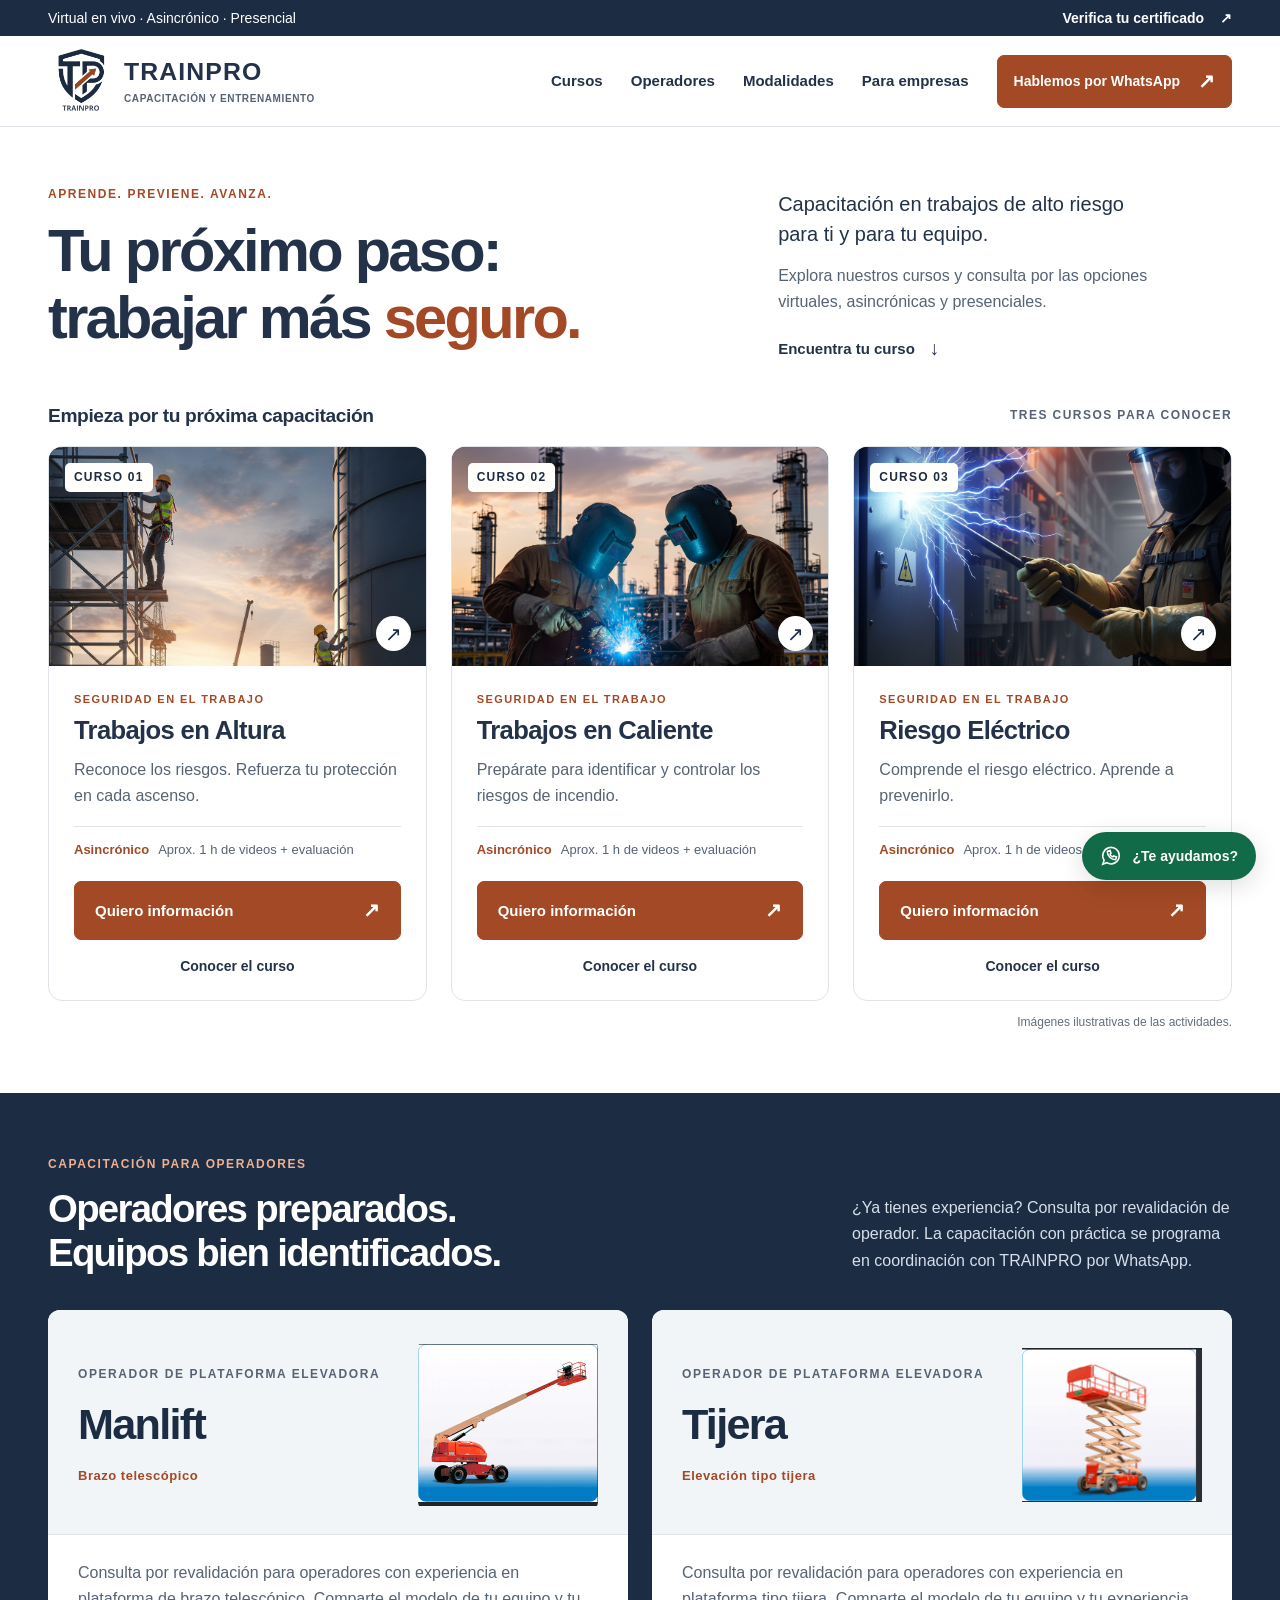
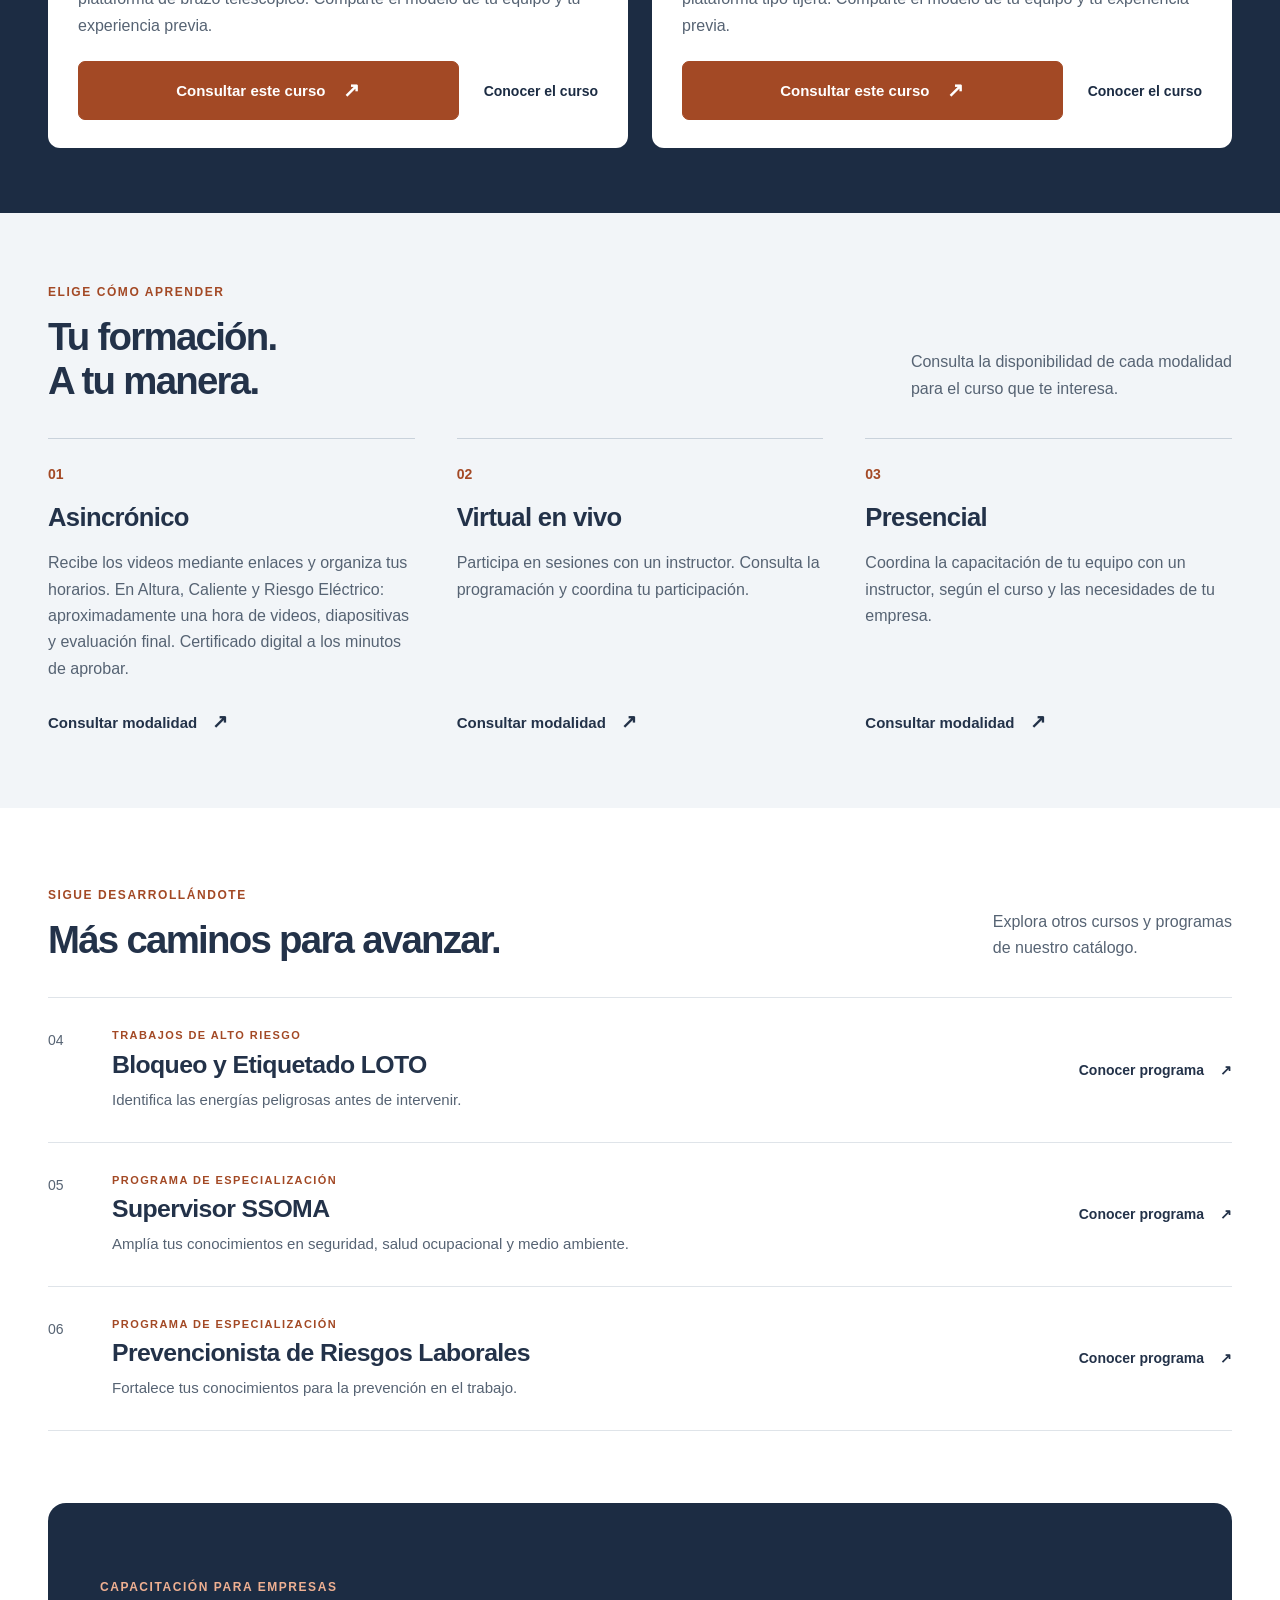
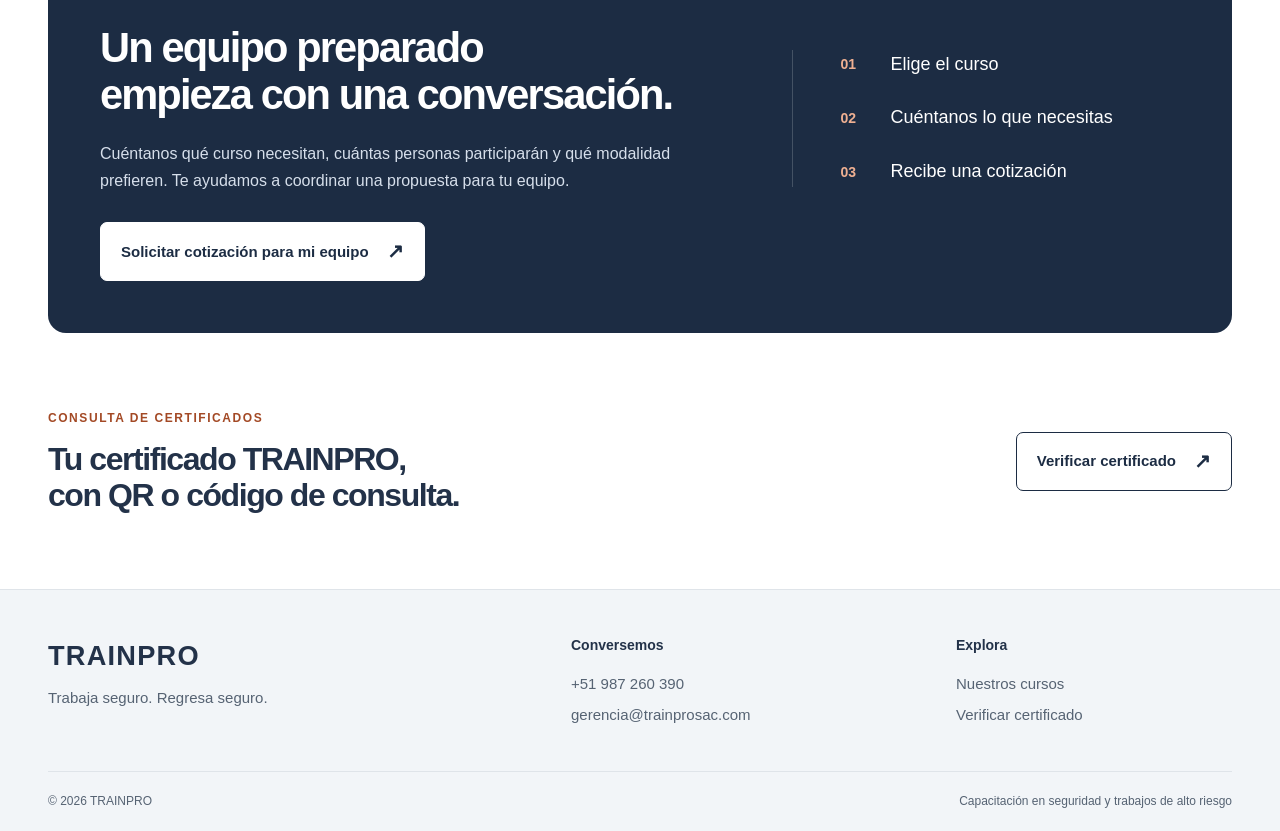
<file: index.html>
<!doctype html><html lang="es"><head><meta charset="utf-8"><meta name="viewport" content="width=device-width,initial-scale=1"><meta name="theme-color" content="#1d2d43"><title>Cursos para trabajar más seguro | TRAINPRO</title><meta name="description" content="Capacítate con TRAINPRO en trabajos en altura, caliente y riesgo eléctrico. Consulta por opciones virtuales, asincrónicas y presenciales."><link rel="icon" href="assets/logo.png" type="image/png"><link rel="stylesheet" href="styles.css"><script src="main.js" defer></script></head><body><a class="skip" href="#contenido">Saltar al contenido</a><div class="utility"><div class="container"><span>Virtual en vivo · Asincrónico · Presencial</span><a href="verificar.html">Verifica tu certificado <span aria-hidden="true">↗</span></a></div></div><header class="header"><div class="container nav-wrap"><a class="brand" href="index.html" aria-label="TRAINPRO, inicio"><img src="assets/logo.png" alt="" width="66" height="66"><span>TRAINPRO<small>CAPACITACIÓN Y ENTRENAMIENTO</small></span></a><button class="menu-toggle" aria-expanded="false" aria-controls="nav">Menú <span aria-hidden="true">☰</span></button><nav id="nav" aria-label="Principal"><a href="index.html#cursos">Cursos</a><a href="index.html#operadores">Operadores</a><a href="index.html#modalidades">Modalidades</a><a href="index.html#empresas">Para empresas</a><a class="button button-small" href="https://wa.me/51987260390?text=Hola%20TRAINPRO%2C%20quisiera%20informaci%C3%B3n%20y%20una%20cotizaci%C3%B3n%20sobre%20sus%20capacitaciones.">Hablemos por WhatsApp <span aria-hidden="true">↗</span></a></nav></div></header><main id="contenido"><section class="intro container"><div><p class="eyebrow">APRENDE. PREVIENE. AVANZA.</p><h1>Tu próximo paso:<br>trabajar más <em>seguro.</em></h1></div><div class="intro-copy"><p>Capacitación en trabajos de alto riesgo para ti y para tu equipo.</p><p class="muted">Explora nuestros cursos y consulta por las opciones virtuales, asincrónicas y presenciales.</p><a class="text-link" href="#cursos">Encuentra tu curso <span aria-hidden="true">↓</span></a></div></section><section class="featured container" id="cursos" aria-labelledby="destacados"><div class="section-top compact"><h2 id="destacados">Empieza por tu próxima capacitación</h2><span class="section-note">TRES CURSOS PARA CONOCER</span></div><div class="course-grid"><article class="course-card"><a class="course-photo" href="temario-altura.html" aria-label="Conocer Trabajos en Altura"><img src="assets/ALTURA.png" alt="Imagen ilustrativa de trabajos en altura" width="1024" height="1024" fetchpriority="high"><span class="photo-label">CURSO 01</span><span class="photo-arrow" aria-hidden="true">↗</span></a><div class="course-body"><p class="eyebrow">SEGURIDAD EN EL TRABAJO</p><h3><a href="temario-altura.html">Trabajos en Altura</a></h3><p>Reconoce los riesgos. Refuerza tu protección en cada ascenso.</p><div class="course-format"><span>Asincrónico</span><span>Aprox. 1 h de videos + evaluación</span></div><div class="card-actions"><a class="button" href="https://wa.me/51987260390?text=Hola%20TRAINPRO%2C%20quisiera%20informaci%C3%B3n%20y%20una%20cotizaci%C3%B3n%20para%20el%20curso%20Trabajos%20en%20Altura.">Quiero información <span aria-hidden="true">↗</span></a><a class="text-link" href="temario-altura.html">Conocer el curso</a></div></div></article><article class="course-card"><a class="course-photo" href="temario-caliente.html" aria-label="Conocer Trabajos en Caliente"><img src="assets/CALIENTE.png" alt="Imagen ilustrativa de trabajos en caliente" width="1024" height="1024" loading="lazy"><span class="photo-label">CURSO 02</span><span class="photo-arrow" aria-hidden="true">↗</span></a><div class="course-body"><p class="eyebrow">SEGURIDAD EN EL TRABAJO</p><h3><a href="temario-caliente.html">Trabajos en Caliente</a></h3><p>Prepárate para identificar y controlar los riesgos de incendio.</p><div class="course-format"><span>Asincrónico</span><span>Aprox. 1 h de videos + evaluación</span></div><div class="card-actions"><a class="button" href="https://wa.me/51987260390?text=Hola%20TRAINPRO%2C%20quisiera%20informaci%C3%B3n%20y%20una%20cotizaci%C3%B3n%20para%20el%20curso%20Trabajos%20en%20Caliente.">Quiero información <span aria-hidden="true">↗</span></a><a class="text-link" href="temario-caliente.html">Conocer el curso</a></div></div></article><article class="course-card"><a class="course-photo" href="temario-electrico.html" aria-label="Conocer Riesgo Eléctrico"><img src="assets/ELECTRICO.png" alt="Imagen ilustrativa de riesgo eléctrico" width="1024" height="1024" loading="lazy"><span class="photo-label">CURSO 03</span><span class="photo-arrow" aria-hidden="true">↗</span></a><div class="course-body"><p class="eyebrow">SEGURIDAD EN EL TRABAJO</p><h3><a href="temario-electrico.html">Riesgo Eléctrico</a></h3><p>Comprende el riesgo eléctrico. Aprende a prevenirlo.</p><div class="course-format"><span>Asincrónico</span><span>Aprox. 1 h de videos + evaluación</span></div><div class="card-actions"><a class="button" href="https://wa.me/51987260390?text=Hola%20TRAINPRO%2C%20quisiera%20informaci%C3%B3n%20y%20una%20cotizaci%C3%B3n%20para%20el%20curso%20Riesgo%20El%C3%A9ctrico.">Quiero información <span aria-hidden="true">↗</span></a><a class="text-link" href="temario-electrico.html">Conocer el curso</a></div></div></article></div><p class="image-note">Imágenes ilustrativas de las actividades.</p></section><section class="operators" id="operadores" aria-labelledby="operators-title"><div class="container"><div class="section-top"><div><p class="eyebrow">CAPACITACIÓN PARA OPERADORES</p><h2 id="operators-title">Operadores preparados.<br>Equipos bien identificados.</h2></div><p>¿Ya tienes experiencia? Consulta por revalidación de operador. La capacitación con práctica se programa en coordinación con TRAINPRO por WhatsApp.</p></div><div class="operator-grid"><article class="operator-card"><div class="operator-heading operator-with-image"><div><span class="eyebrow">OPERADOR DE PLATAFORMA ELEVADORA</span><h3>Manlift</h3><span class="operator-kind">Brazo telescópico</span></div><img src="assets/manlift-telescopico.png" alt="Equipo de referencia: plataforma brazo telescópico" width="350" height="315" loading="lazy"></div><div class="operator-body"><p>Consulta por revalidación para operadores con experiencia en plataforma de brazo telescópico. Comparte el modelo de tu equipo y tu experiencia previa.</p><div class="card-actions"><a class="button" href="https://wa.me/51987260390?text=Hola%20TRAINPRO%2C%20quisiera%20informaci%C3%B3n%20y%20una%20cotizaci%C3%B3n%20para%20el%20curso%20Operador%20de%20plataforma%20elevadora%20de%20brazo%20telesc%C3%B3pico%20%28Manlift%29.">Consultar este curso <span aria-hidden="true">↗</span></a><a class="text-link" href="operador-manlift.html">Conocer el curso</a></div></div></article><article class="operator-card"><div class="operator-heading operator-with-image"><div><span class="eyebrow">OPERADOR DE PLATAFORMA ELEVADORA</span><h3>Tijera</h3><span class="operator-kind">Elevación tipo tijera</span></div><img src="assets/plataforma-tijera.png" alt="Equipo de referencia: plataforma elevación tipo tijera" width="350" height="315" loading="lazy"></div><div class="operator-body"><p>Consulta por revalidación para operadores con experiencia en plataforma tipo tijera. Comparte el modelo de tu equipo y tu experiencia previa.</p><div class="card-actions"><a class="button" href="https://wa.me/51987260390?text=Hola%20TRAINPRO%2C%20quisiera%20informaci%C3%B3n%20y%20una%20cotizaci%C3%B3n%20para%20el%20curso%20Operador%20de%20plataforma%20elevadora%20tipo%20tijera.">Consultar este curso <span aria-hidden="true">↗</span></a><a class="text-link" href="operador-tijera.html">Conocer el curso</a></div></div></article></div></div></section><section class="modalities" id="modalidades"><div class="container"><div class="section-top"><div><p class="eyebrow">ELIGE CÓMO APRENDER</p><h2>Tu formación.<br>A tu manera.</h2></div><p>Consulta la disponibilidad de cada modalidad<br class="desktop"> para el curso que te interesa.</p></div><div class="modality-grid"><article class="modality"><span class="number">01</span><h3>Asincrónico</h3><p>Recibe los videos mediante enlaces y organiza tus horarios. En Altura, Caliente y Riesgo Eléctrico: aproximadamente una hora de videos, diapositivas y evaluación final. Certificado digital a los minutos de aprobar.</p><a class="text-link" href="https://wa.me/51987260390?text=Hola%20TRAINPRO%2C%20quisiera%20informaci%C3%B3n%20y%20una%20cotizaci%C3%B3n%20sobre%20sus%20capacitaciones%20en%20modalidad%20Asincr%C3%B3nico.">Consultar modalidad <span aria-hidden="true">↗</span></a></article><article class="modality"><span class="number">02</span><h3>Virtual en vivo</h3><p>Participa en sesiones con un instructor. Consulta la programación y coordina tu participación.</p><a class="text-link" href="https://wa.me/51987260390?text=Hola%20TRAINPRO%2C%20quisiera%20informaci%C3%B3n%20y%20una%20cotizaci%C3%B3n%20sobre%20sus%20capacitaciones%20en%20modalidad%20Virtual%20en%20vivo.">Consultar modalidad <span aria-hidden="true">↗</span></a></article><article class="modality"><span class="number">03</span><h3>Presencial</h3><p>Coordina la capacitación de tu equipo con un instructor, según el curso y las necesidades de tu empresa.</p><a class="text-link" href="https://wa.me/51987260390?text=Hola%20TRAINPRO%2C%20quisiera%20informaci%C3%B3n%20y%20una%20cotizaci%C3%B3n%20sobre%20sus%20capacitaciones%20en%20modalidad%20Presencial.">Consultar modalidad <span aria-hidden="true">↗</span></a></article></div></div></section><section class="more-courses container"><div class="section-top"><div><p class="eyebrow">SIGUE DESARROLLÁNDOTE</p><h2>Más caminos para avanzar.</h2></div><p>Explora otros cursos y programas<br class="desktop"> de nuestro catálogo.</p></div><div class="program-list"><a class="program" href="temario-loto.html"><span class="program-index">04</span><div><span class="eyebrow">Trabajos de alto riesgo</span><h3>Bloqueo y Etiquetado LOTO</h3><p>Identifica las energías peligrosas antes de intervenir.</p></div><span class="program-more">Conocer programa <span aria-hidden="true">↗</span></span></a><a class="program" href="temario-SSOMA.html"><span class="program-index">05</span><div><span class="eyebrow">Programa de especialización</span><h3>Supervisor SSOMA</h3><p>Amplía tus conocimientos en seguridad, salud ocupacional y medio ambiente.</p></div><span class="program-more">Conocer programa <span aria-hidden="true">↗</span></span></a><a class="program" href="temario-PDR.html"><span class="program-index">06</span><div><span class="eyebrow">Programa de especialización</span><h3>Prevencionista de Riesgos Laborales</h3><p>Fortalece tus conocimientos para la prevención en el trabajo.</p></div><span class="program-more">Conocer programa <span aria-hidden="true">↗</span></span></a></div></section><section class="business container" id="empresas"><div><p class="eyebrow">CAPACITACIÓN PARA EMPRESAS</p><h2>Un equipo preparado<br>empieza con una conversación.</h2><p>Cuéntanos qué curso necesitan, cuántas personas participarán y qué modalidad prefieren. Te ayudamos a coordinar una propuesta para tu equipo.</p><a class="button button-light" href="https://wa.me/51987260390?text=Hola%20TRAINPRO%2C%20quisiera%20informaci%C3%B3n%20y%20una%20cotizaci%C3%B3n%20para%20el%20curso%20un%20grupo%20de%20trabajadores.">Solicitar cotización para mi equipo <span aria-hidden="true">↗</span></a></div><div class="business-aside"><span>01</span><p>Elige el curso</p><span>02</span><p>Cuéntanos lo que necesitas</p><span>03</span><p>Recibe una cotización</p></div></section><section class="verify-band container"><div><p class="eyebrow">CONSULTA DE CERTIFICADOS</p><h2>Tu certificado TRAINPRO,<br>con QR o código de consulta.</h2></div><a class="button button-outline" href="verificar.html">Verificar certificado <span aria-hidden="true">↗</span></a></section></main><footer><div class="container footer-grid"><div class="footer-brand">TRAINPRO<p>Trabaja seguro. Regresa seguro.</p></div><div><strong>Conversemos</strong><a href="https://wa.me/51987260390?text=Hola%20TRAINPRO%2C%20quisiera%20informaci%C3%B3n%20y%20una%20cotizaci%C3%B3n%20sobre%20sus%20capacitaciones.">+51 987 260 390</a><a href="mailto:gerencia@trainprosac.com">gerencia@trainprosac.com</a></div><div><strong>Explora</strong><a href="index.html#cursos">Nuestros cursos</a><a href="verificar.html">Verificar certificado</a></div></div><div class="container footer-bottom"><span>© 2026 TRAINPRO</span><span>Capacitación en seguridad y trabajos de alto riesgo</span></div></footer><a class="floating-wa" href="https://wa.me/51987260390?text=Hola%20TRAINPRO%2C%20quisiera%20informaci%C3%B3n%20y%20una%20cotizaci%C3%B3n%20sobre%20sus%20capacitaciones." aria-label="Consultar por WhatsApp"><svg viewBox="0 0 24 24" width="22" height="22" fill="none" stroke="currentColor" stroke-width="1.7" aria-hidden="true"><path d="M21 11.5a9 9 0 0 1-13.6 7.8L3 21l1.5-4.4A9 9 0 1 1 21 11.5Z"/><path d="M8 7c0 5 4 9 9 9l1-3-3-1-1 1c-2-1-3-2-3-3l1-1-1-3Z"/></svg><span>¿Te ayudamos?</span></a></body></html>
</file>
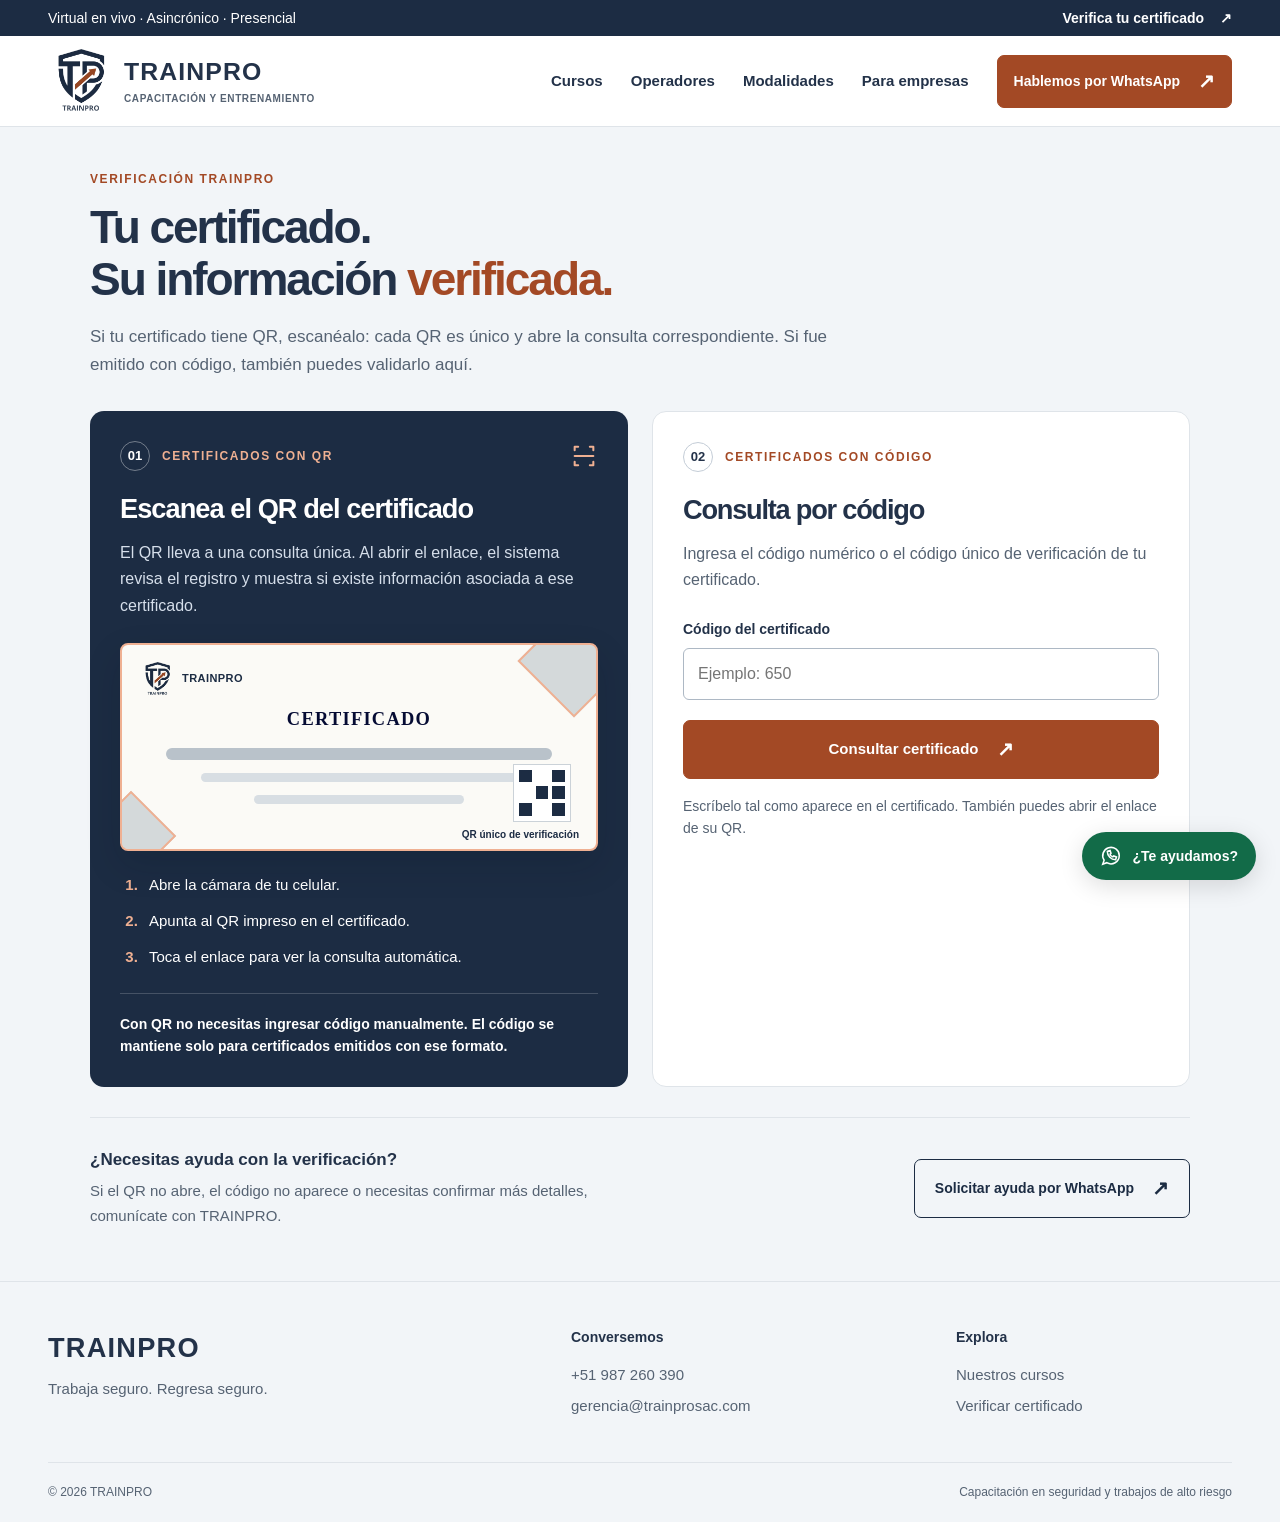
<file: certificado.html>
<!doctype html>
<html lang="es">

<head>
    <meta charset="utf-8">

    <meta
        name="viewport"
        content="width=device-width, initial-scale=1"
    >

    <meta name="theme-color" content="#1d2d43">

    <title>Verificación de certificado | TRAINPRO</title>

    <meta
        name="description"
        content="Consulta oficial de certificados TRAINPRO."
    >

    <link
        rel="icon"
        href="assets/logo.png"
        type="image/png"
    >

    <link
        rel="stylesheet"
        href="styles.css"
    >

    <script src="main.js" defer></script>

    <style>
        .certificate-result-page {
            min-height: 70vh;
            background: #f3f6f9;
            padding: 55px 20px 80px;
        }

        .certificate-result-wrap {
            width: min(680px, 100%);
            margin: 0 auto;
        }

        .verification-brandline {
            text-align: center;
            margin-bottom: 20px;
            font-size: 12px;
            font-weight: 800;
            letter-spacing: .16em;
            color: #1d2d43;
        }

        .certificate-result-card {
            background: #fff;
            border-radius: 18px;
            padding: 42px 38px;
            box-shadow:
                0 18px 45px rgba(29, 45, 67, .10);
            border-top: 6px solid #b64c25;
        }

        .certificate-result-card.loading {
            text-align: center;
        }

        .result-icon {
            width: 54px;
            height: 54px;
            margin: 0 auto 18px;
            border-radius: 50%;
            display: flex;
            align-items: center;
            justify-content: center;
            font-size: 26px;
            font-weight: 800;
        }

        .result-icon.valid {
            background: #eaf7ef;
            color: #18733d;
        }

        .result-icon.invalid {
            background: #fdecec;
            color: #b32323;
        }

        .result-title {
            margin: 0;
            text-align: center;
            font-size: clamp(26px, 4vw, 34px);
            line-height: 1.15;
            color: #1d2d43;
        }

        .result-title.invalid {
            color: #b32323;
        }

        .result-description {
            margin: 12px auto 30px;
            max-width: 520px;
            text-align: center;
            color: #6b7788;
            line-height: 1.6;
        }

        .certificate-status {
            display: none;
            padding: 14px 16px;
            margin-bottom: 22px;
            border-radius: 9px;
            text-align: center;
            font-weight: 700;
        }

        .certificate-status.warning {
            display: block;
            background: #fff5db;
            border: 1px solid #efd284;
            color: #795900;
        }

        .certificate-status.danger {
            display: block;
            background: #fdecec;
            border: 1px solid #efbbbb;
            color: #a22020;
        }

        .certificate-data {
            margin-top: 10px;
        }

        .certificate-row {
            padding: 18px 0;
            border-bottom: 1px solid #e4e8ed;
        }

        .certificate-row:last-child {
            border-bottom: 0;
        }

        .certificate-label {
            display: block;
            margin-bottom: 7px;
            color: #7b8799;
            font-size: 11px;
            font-weight: 800;
            letter-spacing: .10em;
            text-transform: uppercase;
        }

        .certificate-value {
            display: block;
            color: #1d2d43;
            font-size: 18px;
            font-weight: 750;
            line-height: 1.45;
        }

        .verification-code {
            font-family:
                ui-monospace,
                SFMono-Regular,
                Menlo,
                Consolas,
                monospace;
            letter-spacing: .04em;
        }

        .verification-confirmation {
            margin-top: 27px;
            padding: 17px 20px;
            background: #f4f6f8;
            border-radius: 9px;
            color: #647084;
            font-size: 13px;
            line-height: 1.6;
            text-align: center;
        }

        .result-actions {
            display: flex;
            justify-content: center;
            gap: 12px;
            flex-wrap: wrap;
            margin-top: 26px;
        }

        .result-actions .button {
            min-width: 190px;
            justify-content: center;
        }

        .loading-spinner {
            width: 34px;
            height: 34px;
            margin: 0 auto 18px;
            border: 4px solid #e3e7ec;
            border-top-color: #b64c25;
            border-radius: 50%;
            animation: trainpro-spin .85s linear infinite;
        }

        @keyframes trainpro-spin {
            to {
                transform: rotate(360deg);
            }
        }

        @media (max-width: 600px) {
            .certificate-result-page {
                padding: 25px 14px 55px;
            }

            .certificate-result-card {
                padding: 30px 22px;
                border-radius: 14px;
            }

            .certificate-value {
                font-size: 16px;
            }

            .result-actions {
                flex-direction: column;
            }

            .result-actions .button {
                width: 100%;
            }
        }
    </style>
</head>


<body>

<a class="skip" href="#contenido">
    Saltar al contenido
</a>


<div class="utility">
    <div class="container">

        <span>
            Virtual en vivo · Asincrónico · Presencial
        </span>

        <a href="verificar.html">
            Verifica tu certificado
            <span aria-hidden="true">↗</span>
        </a>

    </div>
</div>


<header class="header">

    <div class="container nav-wrap">

        <a
            class="brand"
            href="index.html"
            aria-label="TRAINPRO, inicio"
        >

            <img
                src="assets/logo.png"
                alt=""
                width="66"
                height="66"
            >

            <span>
                TRAINPRO

                <small>
                    CAPACITACIÓN Y ENTRENAMIENTO
                </small>
            </span>

        </a>


        <button
            class="menu-toggle"
            aria-expanded="false"
            aria-controls="nav"
        >
            Menú
            <span aria-hidden="true">☰</span>
        </button>


        <nav id="nav" aria-label="Principal">

            <a href="index.html#cursos">
                Cursos
            </a>

            <a href="index.html#operadores">
                Operadores
            </a>

            <a href="index.html#modalidades">
                Modalidades
            </a>

            <a href="index.html#empresas">
                Para empresas
            </a>

            <a
                class="button button-small"
                href="https://wa.me/51987260390?text=Hola%20TRAINPRO%2C%20quisiera%20informaci%C3%B3n%20sobre%20sus%20capacitaciones."
            >
                Hablemos por WhatsApp
                <span aria-hidden="true">↗</span>
            </a>

        </nav>

    </div>

</header>


<main
    id="contenido"
    class="certificate-result-page"
>

    <div class="certificate-result-wrap">

        <div class="verification-brandline">
            TRAINPRO · VERIFICACIÓN OFICIAL
        </div>


        <!-- CARGANDO -->

        <section
            id="estado-cargando"
            class="certificate-result-card loading"
        >

            <div class="loading-spinner"></div>

            <h1 class="result-title">
                Verificando certificado
            </h1>

            <p class="result-description">
                Estamos consultando la base oficial de TRAINPRO.
            </p>

        </section>


        <!-- CERTIFICADO VÁLIDO -->

        <section
            id="estado-valido"
            class="certificate-result-card"
            hidden
        >

            <div class="result-icon valid">
                ✓
            </div>

            <h1 class="result-title">
                CERTIFICADO VÁLIDO
            </h1>

            <p class="result-description">
                La información consultada se encuentra
                registrada en la base oficial de TRAINPRO.
            </p>


            <div
                id="aviso-estado"
                class="certificate-status"
            ></div>


            <div class="certificate-data">

                <div class="certificate-row">

                    <span class="certificate-label">
                        Titular del certificado
                    </span>

                    <span
                        id="dato-titular"
                        class="certificate-value"
                    ></span>

                </div>


                <div class="certificate-row">

                    <span class="certificate-label">
                        Programa / Tema
                    </span>

                    <span
                        id="dato-tema"
                        class="certificate-value"
                    ></span>

                </div>


                <div
                    id="fila-vencimiento"
                    class="certificate-row"
                >

                    <span
                        id="label-vencimiento"
                        class="certificate-label"
                    >
                        Fecha de vencimiento
                    </span>

                    <span
                        id="dato-vencimiento"
                        class="certificate-value"
                    ></span>

                </div>





            <div class="verification-confirmation">
                Este resultado corresponde a una consulta
                realizada directamente sobre la base de
                certificados de TRAINPRO.
            </div>


            <div class="result-actions">

                <a
                    class="button"
                    href="verificar.html"
                >
                    Verificar otro certificado
                </a>

                <a
                    id="boton-whatsapp-valido"
                    class="button button-outline"
                    target="_blank"
                    rel="noopener"
                    href="#"
                >
                    Consultar a TRAINPRO
                </a>

            </div>

        </section>


        <!-- NO ENCONTRADO -->

        <section
            id="estado-no-encontrado"
            class="certificate-result-card"
            hidden
        >

            <div class="result-icon invalid">
                ×
            </div>

            <h1 class="result-title invalid">
                CERTIFICADO NO ENCONTRADO
            </h1>

            <p class="result-description">
                No encontramos un certificado asociado al código
                consultado. Revisa que haya sido ingresado
                correctamente.
            </p>


            <div class="certificate-row">

                <span class="certificate-label">
                    Código consultado
                </span>

                <span
                    id="codigo-no-encontrado"
                    class="certificate-value verification-code"
                ></span>

            </div>


            <div class="result-actions">

                <a
                    class="button"
                    href="verificar.html"
                >
                    Realizar otra consulta
                </a>

                <a
                    id="boton-whatsapp-error"
                    class="button button-outline"
                    target="_blank"
                    rel="noopener"
                    href="#"
                >
                    Solicitar ayuda
                </a>

            </div>

        </section>


        <!-- ERROR -->

        <section
            id="estado-error"
            class="certificate-result-card"
            hidden
        >

            <div class="result-icon invalid">
                !
            </div>

            <h1 class="result-title invalid">
                No pudimos completar la verificación
            </h1>

            <p class="result-description">
                Ocurrió un problema temporal al consultar la base
                de certificados. Intenta nuevamente.
            </p>


            <div class="result-actions">

                <a
                    class="button"
                    href="verificar.html"
                >
                    Volver al verificador
                </a>

            </div>

        </section>

    </div>

</main>


<footer>

    <div class="container footer-grid">

        <div class="footer-brand">

            TRAINPRO

            <p>
                Trabaja seguro. Regresa seguro.
            </p>

        </div>


        <div>

            <strong>
                Conversemos
            </strong>

            <a
                href="https://wa.me/51987260390"
            >
                +51 987 260 390
            </a>

            <a
                href="mailto:gerencia@trainprosac.com"
            >
                gerencia@trainprosac.com
            </a>

        </div>


        <div>

            <strong>
                Explora
            </strong>

            <a href="index.html#cursos">
                Nuestros cursos
            </a>

            <a href="verificar.html">
                Verificar certificado
            </a>

        </div>

    </div>


    <div class="container footer-bottom">

        <span>
            © 2026 TRAINPRO
        </span>

        <span>
            Capacitación en seguridad y trabajos de alto riesgo
        </span>

    </div>

</footer>


<script>

const TRAINPRO_API =
    'https://script.google.com/macros/s/AKfycbxMDIYF-MS4zbtZQGOHINnFILRtQLWWVY0aOpY7zjpgA7nxEjjgz3NId9HXMZXiJpkk5w/exec';


const NUMERO_WHATSAPP = '51987260390';


document.addEventListener('DOMContentLoaded', cargarCertificado);


async function cargarCertificado() {

    const params =
        new URLSearchParams(window.location.search);

    const codigo =
        (params.get('codigo') || '').trim();


    if (!codigo) {

        window.location.replace('verificar.html');

        return;
    }


    // Tiempo máximo de espera: 15 segundos
    const controlador = new AbortController();

    const temporizador = setTimeout(() => {

        controlador.abort();

    }, 15000);


    try {

        const url =
            TRAINPRO_API +
            '?codigo=' +
            encodeURIComponent(codigo) +
            '&ua=' +
            encodeURIComponent(navigator.userAgent) +
            '&_=' +
            Date.now();


        const response = await fetch(url, {

            method: 'GET',

            redirect: 'follow',

            cache: 'no-store',

            signal: controlador.signal

        });


        if (!response.ok) {

            throw new Error(
                'Respuesta HTTP ' + response.status
            );
        }


        const datos =
            await response.json();


        ocultarTodos();


        if (
            datos.success &&
            datos.encontrado
        ) {

            mostrarValido(datos);

        } else {

            mostrarNoEncontrado(codigo);

        }


    } catch (error) {

        console.error(
            'TRAINPRO - Error de verificación:',
            error
        );


        ocultarTodos();


        document
            .getElementById('estado-error')
            .hidden = false;


        // Nos permite saber en consola si fue timeout.
        if (error.name === 'AbortError') {

            console.warn(
                'TRAINPRO - La consulta superó los 15 segundos.'
            );

        }


    } finally {

        // Evita que el temporizador siga activo
        // si la consulta terminó correctamente.
        clearTimeout(temporizador);

    }

}


function ocultarTodos() {

    document
        .getElementById('estado-cargando')
        .hidden = true;

    document
        .getElementById('estado-valido')
        .hidden = true;

    document
        .getElementById('estado-no-encontrado')
        .hidden = true;

    document
        .getElementById('estado-error')
        .hidden = true;
}


function mostrarValido(datos) {

    document
        .getElementById('estado-valido')
        .hidden = false;


    document
        .getElementById('dato-titular')
        .textContent =
        datos.titular || 'No registrado';


    document
        .getElementById('dato-tema')
        .textContent =
        datos.tema || 'No registrado';

    configurarEstadoYVencimiento(datos);


    const mensaje =
        'Hola TRAINPRO, quisiera consultar sobre el certificado ' +
        (datos.codigo || '') +
        ' a nombre de ' +
        (datos.titular || '') +
        '.';


    document
        .getElementById('boton-whatsapp-valido')
        .href =
        'https://wa.me/' +
        NUMERO_WHATSAPP +
        '?text=' +
        encodeURIComponent(mensaje);
}


function configurarEstadoYVencimiento(datos) {

    const estadoOriginal =
        String(datos.estado || '').trim();

    const vencimientoOriginal =
        String(datos.vencimiento || '').trim();


    // Algunos certificados antiguos tienen errores de fórmula
    // en la columna de estado. En ese caso usamos el valor
    // disponible en vencimiento.
    const estadoInvalido =
        !estadoOriginal ||
        estadoOriginal === '#VALUE!' ||
        estadoOriginal === '#N/A' ||
        estadoOriginal === '#REF!';


    const estadoUtil =
        estadoInvalido
            ? vencimientoOriginal
            : estadoOriginal;


    const estadoComparar =
        String(estadoUtil).toLowerCase();


    // Comprueba si el valor recibido es una fecha.
    const pareceFecha =
        /^\s*\d{1,2}\/\d{1,2}\/\d{4}\s*$/
        .test(vencimientoOriginal);


    const label =
        document.getElementById(
            'label-vencimiento'
        );

    const valor =
        document.getElementById(
            'dato-vencimiento'
        );


    if (pareceFecha) {

        label.textContent =
            'Fecha de vencimiento';

        valor.textContent =
            vencimientoOriginal;

    } else {

        label.textContent =
            'Estado del certificado';

        valor.textContent =
            vencimientoOriginal ||
            estadoOriginal ||
            'Registrado';

    }


    const aviso =
        document.getElementById(
            'aviso-estado'
        );


    aviso.className =
        'certificate-status';

    aviso.textContent = '';


    if (
        estadoComparar.includes('caducado') ||
        estadoComparar.includes('vencido')
    ) {

        aviso.classList.add('danger');

        aviso.textContent =
            '⚠ El certificado se encuentra registrado, pero ha vencido.';

    } else if (
        estadoComparar.includes('por vencer')
    ) {

        aviso.classList.add('warning');

        aviso.textContent =
            '⚠ El certificado está próximo a vencer.';

    }

}


function mostrarNoEncontrado(codigo) {

    document
        .getElementById('estado-no-encontrado')
        .hidden = false;


    document
        .getElementById('codigo-no-encontrado')
        .textContent =
        codigo;


    const mensaje =
        'Hola TRAINPRO, necesito ayuda para verificar el certificado con código ' +
        codigo +
        '.';


    document
        .getElementById('boton-whatsapp-error')
        .href =
        'https://wa.me/' +
        NUMERO_WHATSAPP +
        '?text=' +
        encodeURIComponent(mensaje);
}

</script>

</body>
</html>
</file>
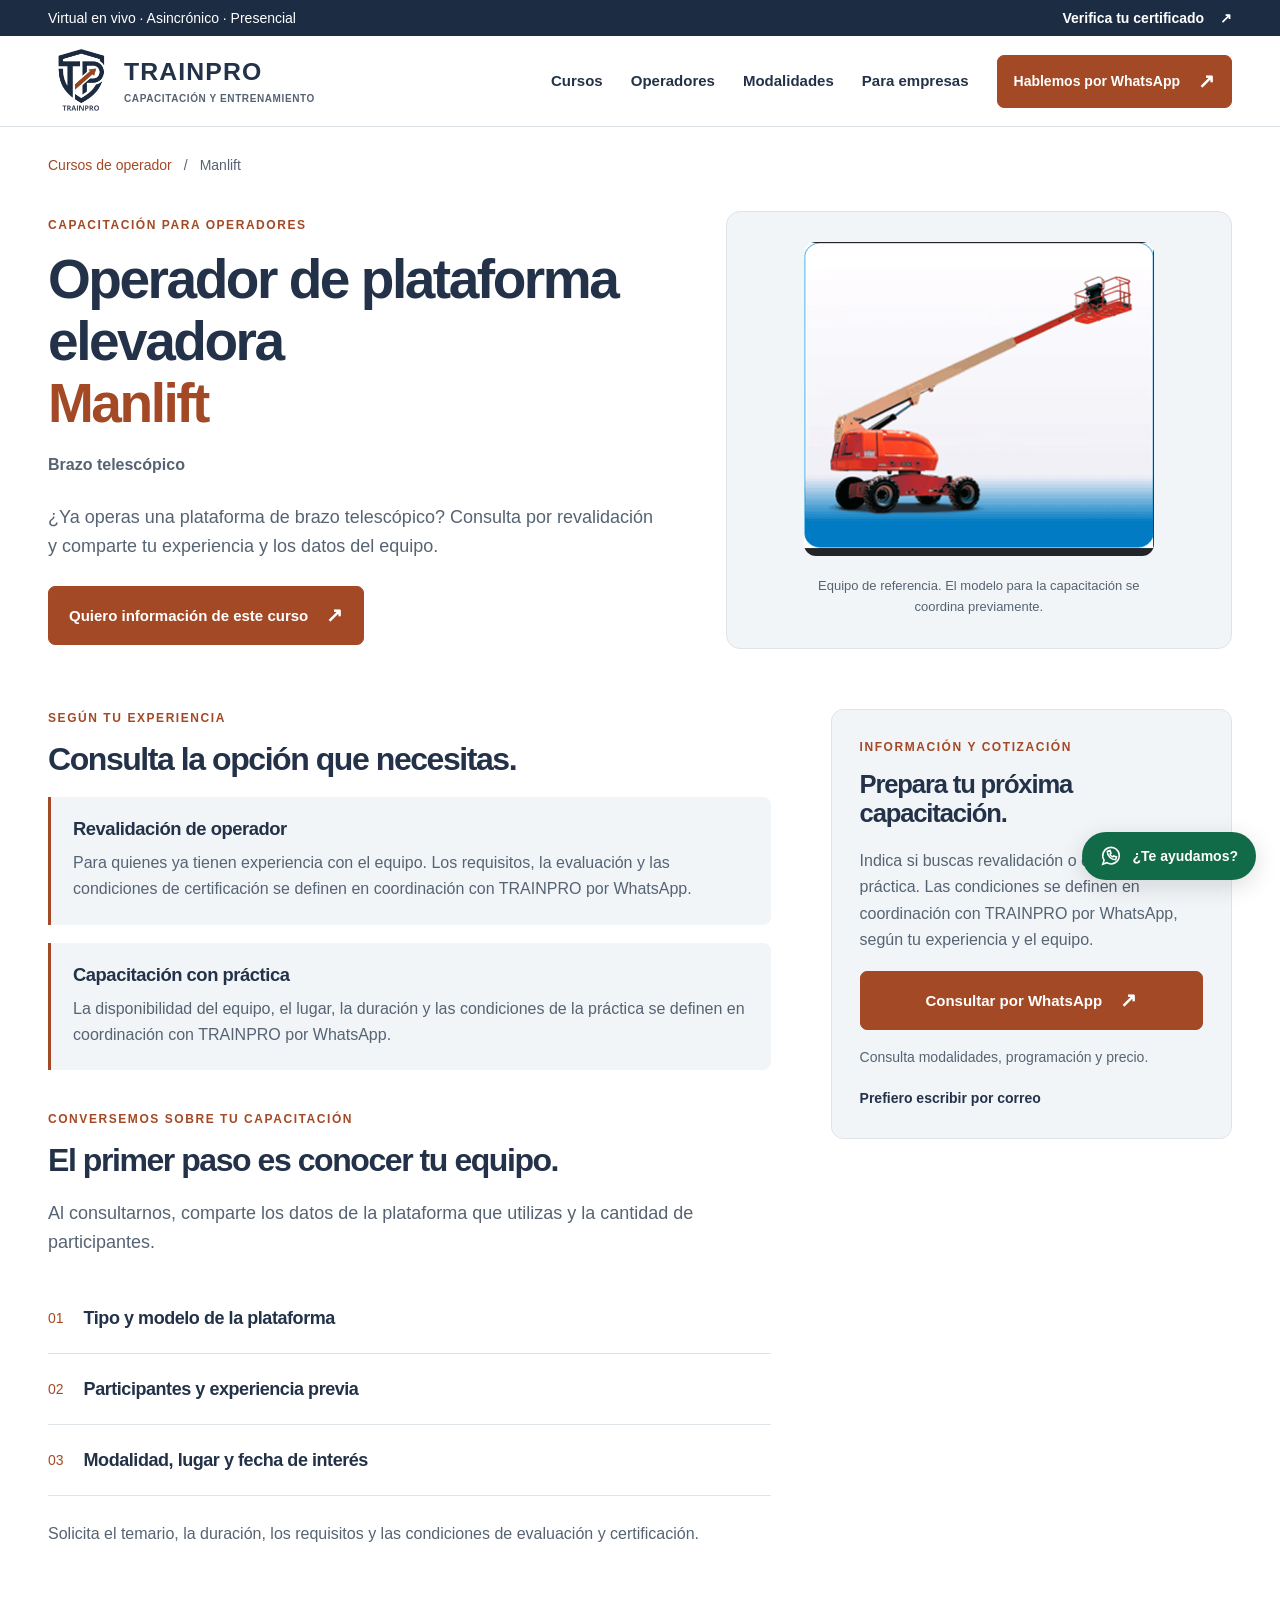
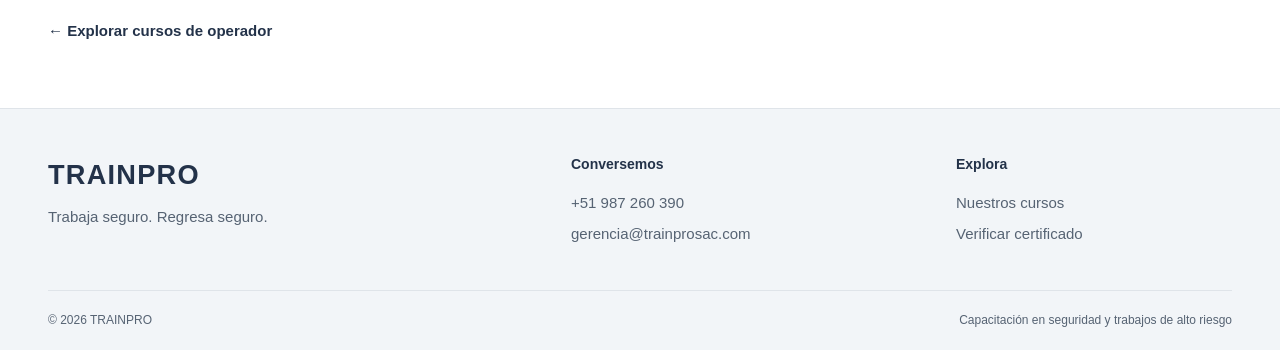
<file: operador-manlift.html>
<!doctype html><html lang="es"><head><meta charset="utf-8"><meta name="viewport" content="width=device-width,initial-scale=1"><meta name="theme-color" content="#1d2d43"><title>Operador de plataforma elevadora de brazo telescópico (Manlift) | TRAINPRO</title><meta name="description" content="Consulta por el curso de operador de plataforma elevadora - manlift de TRAINPRO. Solicita información y cotización para ti o tu equipo."><link rel="icon" href="assets/logo.png" type="image/png"><link rel="stylesheet" href="styles.css"><script src="main.js" defer></script></head><body><a class="skip" href="#contenido">Saltar al contenido</a><div class="utility"><div class="container"><span>Virtual en vivo · Asincrónico · Presencial</span><a href="verificar.html">Verifica tu certificado <span aria-hidden="true">↗</span></a></div></div><header class="header"><div class="container nav-wrap"><a class="brand" href="index.html" aria-label="TRAINPRO, inicio"><img src="assets/logo.png" alt="" width="66" height="66"><span>TRAINPRO<small>CAPACITACIÓN Y ENTRENAMIENTO</small></span></a><button class="menu-toggle" aria-expanded="false" aria-controls="nav">Menú <span aria-hidden="true">☰</span></button><nav id="nav" aria-label="Principal"><a href="index.html#cursos">Cursos</a><a href="index.html#operadores">Operadores</a><a href="index.html#modalidades">Modalidades</a><a href="index.html#empresas">Para empresas</a><a class="button button-small" href="https://wa.me/51987260390?text=Hola%20TRAINPRO%2C%20quisiera%20informaci%C3%B3n%20y%20una%20cotizaci%C3%B3n%20sobre%20sus%20capacitaciones.">Hablemos por WhatsApp <span aria-hidden="true">↗</span></a></nav></div></header><main id="contenido"><div class="container breadcrumb"><a href="index.html#operadores">Cursos de operador</a><span aria-hidden="true">/</span><span>Manlift</span></div><section class="container detail-hero"><div class="detail-copy"><p class="eyebrow">CAPACITACIÓN PARA OPERADORES</p><h1>Operador de plataforma elevadora<br> <em>Manlift</em></h1><p class="equipment-type">Brazo telescópico</p><p class="lead">¿Ya operas una plataforma de brazo telescópico? Consulta por revalidación y comparte tu experiencia y los datos del equipo.</p><a class="button" href="https://wa.me/51987260390?text=Hola%20TRAINPRO%2C%20quisiera%20informaci%C3%B3n%20y%20una%20cotizaci%C3%B3n%20para%20el%20curso%20Operador%20de%20plataforma%20elevadora%20de%20brazo%20telesc%C3%B3pico%20%28Manlift%29.">Quiero información de este curso <span aria-hidden="true">↗</span></a></div><figure class="operator-reference"><img src="assets/manlift-telescopico.png" alt="Equipo de referencia: plataforma brazo telescópico" width="350" height="315"><figcaption>Equipo de referencia. El modelo para la capacitación se coordina previamente.</figcaption></figure></section><section class="container detail-layout"><div><section class="operator-paths"><p class="eyebrow">SEGÚN TU EXPERIENCIA</p><h2>Consulta la opción que necesitas.</h2><article><h3>Revalidación de operador</h3><p>Para quienes ya tienen experiencia con el equipo. Los requisitos, la evaluación y las condiciones de certificación se definen en coordinación con TRAINPRO por WhatsApp.</p></article><article><h3>Capacitación con práctica</h3><p>La disponibilidad del equipo, el lugar, la duración y las condiciones de la práctica se definen en coordinación con TRAINPRO por WhatsApp.</p></article></section><p class="eyebrow">CONVERSEMOS SOBRE TU CAPACITACIÓN</p><h2>El primer paso es conocer tu equipo.</h2><p class="lead muted">Al consultarnos, comparte los datos de la plataforma que utilizas y la cantidad de participantes.</p><div class="topics"><div><span>01</span><h3>Tipo y modelo de la plataforma</h3></div><div><span>02</span><h3>Participantes y experiencia previa</h3></div><div><span>03</span><h3>Modalidad, lugar y fecha de interés</h3></div></div><p>Solicita el temario, la duración, los requisitos y las condiciones de evaluación y certificación.</p></div><aside class="course-inquiry"><p class="eyebrow">INFORMACIÓN Y COTIZACIÓN</p><h2>Prepara tu próxima capacitación.</h2><p>Indica si buscas revalidación o capacitación con práctica. Las condiciones se definen en coordinación con TRAINPRO por WhatsApp, según tu experiencia y el equipo.</p><a class="button" href="https://wa.me/51987260390?text=Hola%20TRAINPRO%2C%20quisiera%20informaci%C3%B3n%20y%20una%20cotizaci%C3%B3n%20para%20el%20curso%20Operador%20de%20plataforma%20elevadora%20de%20brazo%20telesc%C3%B3pico%20%28Manlift%29.">Consultar por WhatsApp <span aria-hidden="true">↗</span></a><p class="small">Consulta modalidades, programación y precio.</p><a class="text-link" href="mailto:gerencia@trainprosac.com?subject=Operador%20de%20plataforma%20elevadora%20de%20brazo%20telesc%C3%B3pico%20%28Manlift%29">Prefiero escribir por correo</a></aside></section><section class="container back-courses"><a class="text-link" href="index.html#operadores">← Explorar cursos de operador</a></section></main><footer><div class="container footer-grid"><div class="footer-brand">TRAINPRO<p>Trabaja seguro. Regresa seguro.</p></div><div><strong>Conversemos</strong><a href="https://wa.me/51987260390?text=Hola%20TRAINPRO%2C%20quisiera%20informaci%C3%B3n%20y%20una%20cotizaci%C3%B3n%20sobre%20sus%20capacitaciones.">+51 987 260 390</a><a href="mailto:gerencia@trainprosac.com">gerencia@trainprosac.com</a></div><div><strong>Explora</strong><a href="index.html#cursos">Nuestros cursos</a><a href="verificar.html">Verificar certificado</a></div></div><div class="container footer-bottom"><span>© 2026 TRAINPRO</span><span>Capacitación en seguridad y trabajos de alto riesgo</span></div></footer><a class="floating-wa" href="https://wa.me/51987260390?text=Hola%20TRAINPRO%2C%20quisiera%20informaci%C3%B3n%20y%20una%20cotizaci%C3%B3n%20sobre%20sus%20capacitaciones." aria-label="Consultar por WhatsApp"><svg viewBox="0 0 24 24" width="22" height="22" fill="none" stroke="currentColor" stroke-width="1.7" aria-hidden="true"><path d="M21 11.5a9 9 0 0 1-13.6 7.8L3 21l1.5-4.4A9 9 0 1 1 21 11.5Z"/><path d="M8 7c0 5 4 9 9 9l1-3-3-1-1 1c-2-1-3-2-3-3l1-1-1-3Z"/></svg><span>¿Te ayudamos?</span></a></body></html>
</file>
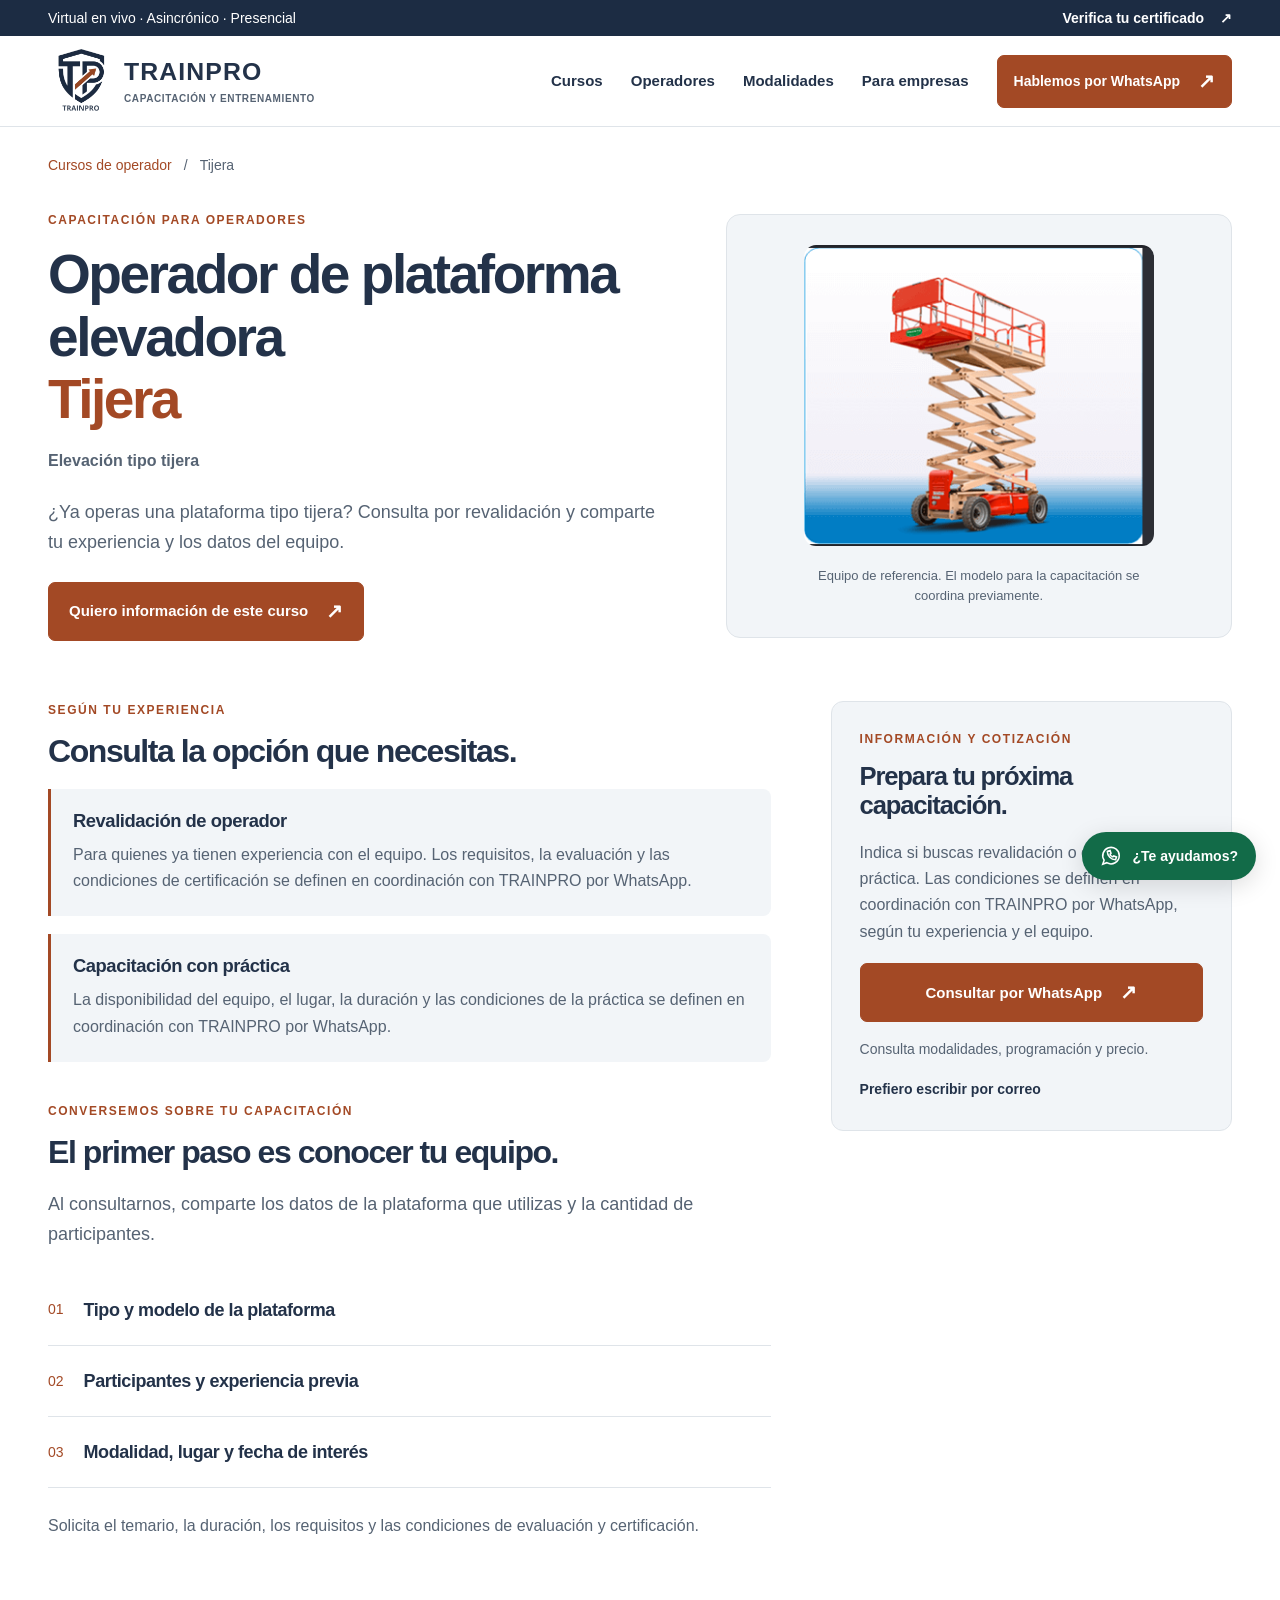
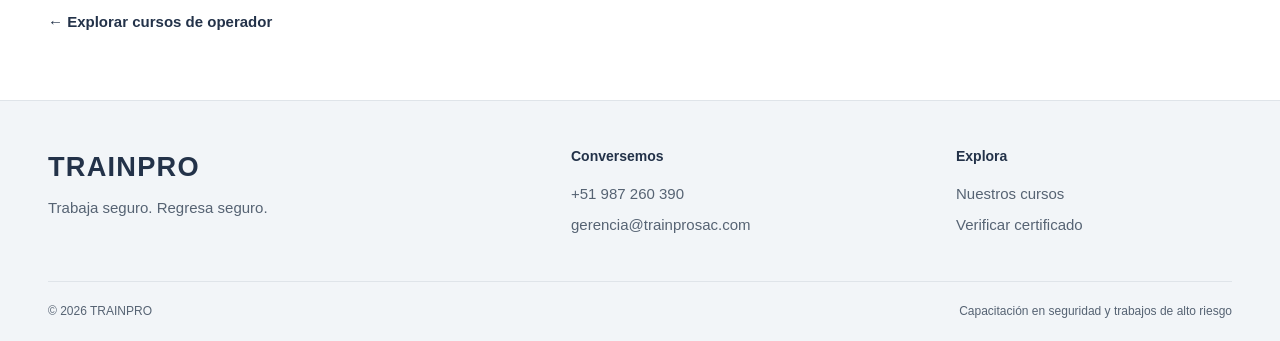
<file: operador-tijera.html>
<!doctype html><html lang="es"><head><meta charset="utf-8"><meta name="viewport" content="width=device-width,initial-scale=1"><meta name="theme-color" content="#1d2d43"><title>Operador de plataforma elevadora tipo tijera | TRAINPRO</title><meta name="description" content="Consulta por el curso de operador de plataforma elevadora - tijera de TRAINPRO. Solicita información y cotización para ti o tu equipo."><link rel="icon" href="assets/logo.png" type="image/png"><link rel="stylesheet" href="styles.css"><script src="main.js" defer></script></head><body><a class="skip" href="#contenido">Saltar al contenido</a><div class="utility"><div class="container"><span>Virtual en vivo · Asincrónico · Presencial</span><a href="verificar.html">Verifica tu certificado <span aria-hidden="true">↗</span></a></div></div><header class="header"><div class="container nav-wrap"><a class="brand" href="index.html" aria-label="TRAINPRO, inicio"><img src="assets/logo.png" alt="" width="66" height="66"><span>TRAINPRO<small>CAPACITACIÓN Y ENTRENAMIENTO</small></span></a><button class="menu-toggle" aria-expanded="false" aria-controls="nav">Menú <span aria-hidden="true">☰</span></button><nav id="nav" aria-label="Principal"><a href="index.html#cursos">Cursos</a><a href="index.html#operadores">Operadores</a><a href="index.html#modalidades">Modalidades</a><a href="index.html#empresas">Para empresas</a><a class="button button-small" href="https://wa.me/51987260390?text=Hola%20TRAINPRO%2C%20quisiera%20informaci%C3%B3n%20y%20una%20cotizaci%C3%B3n%20sobre%20sus%20capacitaciones.">Hablemos por WhatsApp <span aria-hidden="true">↗</span></a></nav></div></header><main id="contenido"><div class="container breadcrumb"><a href="index.html#operadores">Cursos de operador</a><span aria-hidden="true">/</span><span>Tijera</span></div><section class="container detail-hero"><div class="detail-copy"><p class="eyebrow">CAPACITACIÓN PARA OPERADORES</p><h1>Operador de plataforma elevadora<br> <em>Tijera</em></h1><p class="equipment-type">Elevación tipo tijera</p><p class="lead">¿Ya operas una plataforma tipo tijera? Consulta por revalidación y comparte tu experiencia y los datos del equipo.</p><a class="button" href="https://wa.me/51987260390?text=Hola%20TRAINPRO%2C%20quisiera%20informaci%C3%B3n%20y%20una%20cotizaci%C3%B3n%20para%20el%20curso%20Operador%20de%20plataforma%20elevadora%20tipo%20tijera.">Quiero información de este curso <span aria-hidden="true">↗</span></a></div><figure class="operator-reference"><img src="assets/plataforma-tijera.png" alt="Equipo de referencia: plataforma elevación tipo tijera" width="350" height="315"><figcaption>Equipo de referencia. El modelo para la capacitación se coordina previamente.</figcaption></figure></section><section class="container detail-layout"><div><section class="operator-paths"><p class="eyebrow">SEGÚN TU EXPERIENCIA</p><h2>Consulta la opción que necesitas.</h2><article><h3>Revalidación de operador</h3><p>Para quienes ya tienen experiencia con el equipo. Los requisitos, la evaluación y las condiciones de certificación se definen en coordinación con TRAINPRO por WhatsApp.</p></article><article><h3>Capacitación con práctica</h3><p>La disponibilidad del equipo, el lugar, la duración y las condiciones de la práctica se definen en coordinación con TRAINPRO por WhatsApp.</p></article></section><p class="eyebrow">CONVERSEMOS SOBRE TU CAPACITACIÓN</p><h2>El primer paso es conocer tu equipo.</h2><p class="lead muted">Al consultarnos, comparte los datos de la plataforma que utilizas y la cantidad de participantes.</p><div class="topics"><div><span>01</span><h3>Tipo y modelo de la plataforma</h3></div><div><span>02</span><h3>Participantes y experiencia previa</h3></div><div><span>03</span><h3>Modalidad, lugar y fecha de interés</h3></div></div><p>Solicita el temario, la duración, los requisitos y las condiciones de evaluación y certificación.</p></div><aside class="course-inquiry"><p class="eyebrow">INFORMACIÓN Y COTIZACIÓN</p><h2>Prepara tu próxima capacitación.</h2><p>Indica si buscas revalidación o capacitación con práctica. Las condiciones se definen en coordinación con TRAINPRO por WhatsApp, según tu experiencia y el equipo.</p><a class="button" href="https://wa.me/51987260390?text=Hola%20TRAINPRO%2C%20quisiera%20informaci%C3%B3n%20y%20una%20cotizaci%C3%B3n%20para%20el%20curso%20Operador%20de%20plataforma%20elevadora%20tipo%20tijera.">Consultar por WhatsApp <span aria-hidden="true">↗</span></a><p class="small">Consulta modalidades, programación y precio.</p><a class="text-link" href="mailto:gerencia@trainprosac.com?subject=Operador%20de%20plataforma%20elevadora%20tipo%20tijera">Prefiero escribir por correo</a></aside></section><section class="container back-courses"><a class="text-link" href="index.html#operadores">← Explorar cursos de operador</a></section></main><footer><div class="container footer-grid"><div class="footer-brand">TRAINPRO<p>Trabaja seguro. Regresa seguro.</p></div><div><strong>Conversemos</strong><a href="https://wa.me/51987260390?text=Hola%20TRAINPRO%2C%20quisiera%20informaci%C3%B3n%20y%20una%20cotizaci%C3%B3n%20sobre%20sus%20capacitaciones.">+51 987 260 390</a><a href="mailto:gerencia@trainprosac.com">gerencia@trainprosac.com</a></div><div><strong>Explora</strong><a href="index.html#cursos">Nuestros cursos</a><a href="verificar.html">Verificar certificado</a></div></div><div class="container footer-bottom"><span>© 2026 TRAINPRO</span><span>Capacitación en seguridad y trabajos de alto riesgo</span></div></footer><a class="floating-wa" href="https://wa.me/51987260390?text=Hola%20TRAINPRO%2C%20quisiera%20informaci%C3%B3n%20y%20una%20cotizaci%C3%B3n%20sobre%20sus%20capacitaciones." aria-label="Consultar por WhatsApp"><svg viewBox="0 0 24 24" width="22" height="22" fill="none" stroke="currentColor" stroke-width="1.7" aria-hidden="true"><path d="M21 11.5a9 9 0 0 1-13.6 7.8L3 21l1.5-4.4A9 9 0 1 1 21 11.5Z"/><path d="M8 7c0 5 4 9 9 9l1-3-3-1-1 1c-2-1-3-2-3-3l1-1-1-3Z"/></svg><span>¿Te ayudamos?</span></a></body></html>
</file>
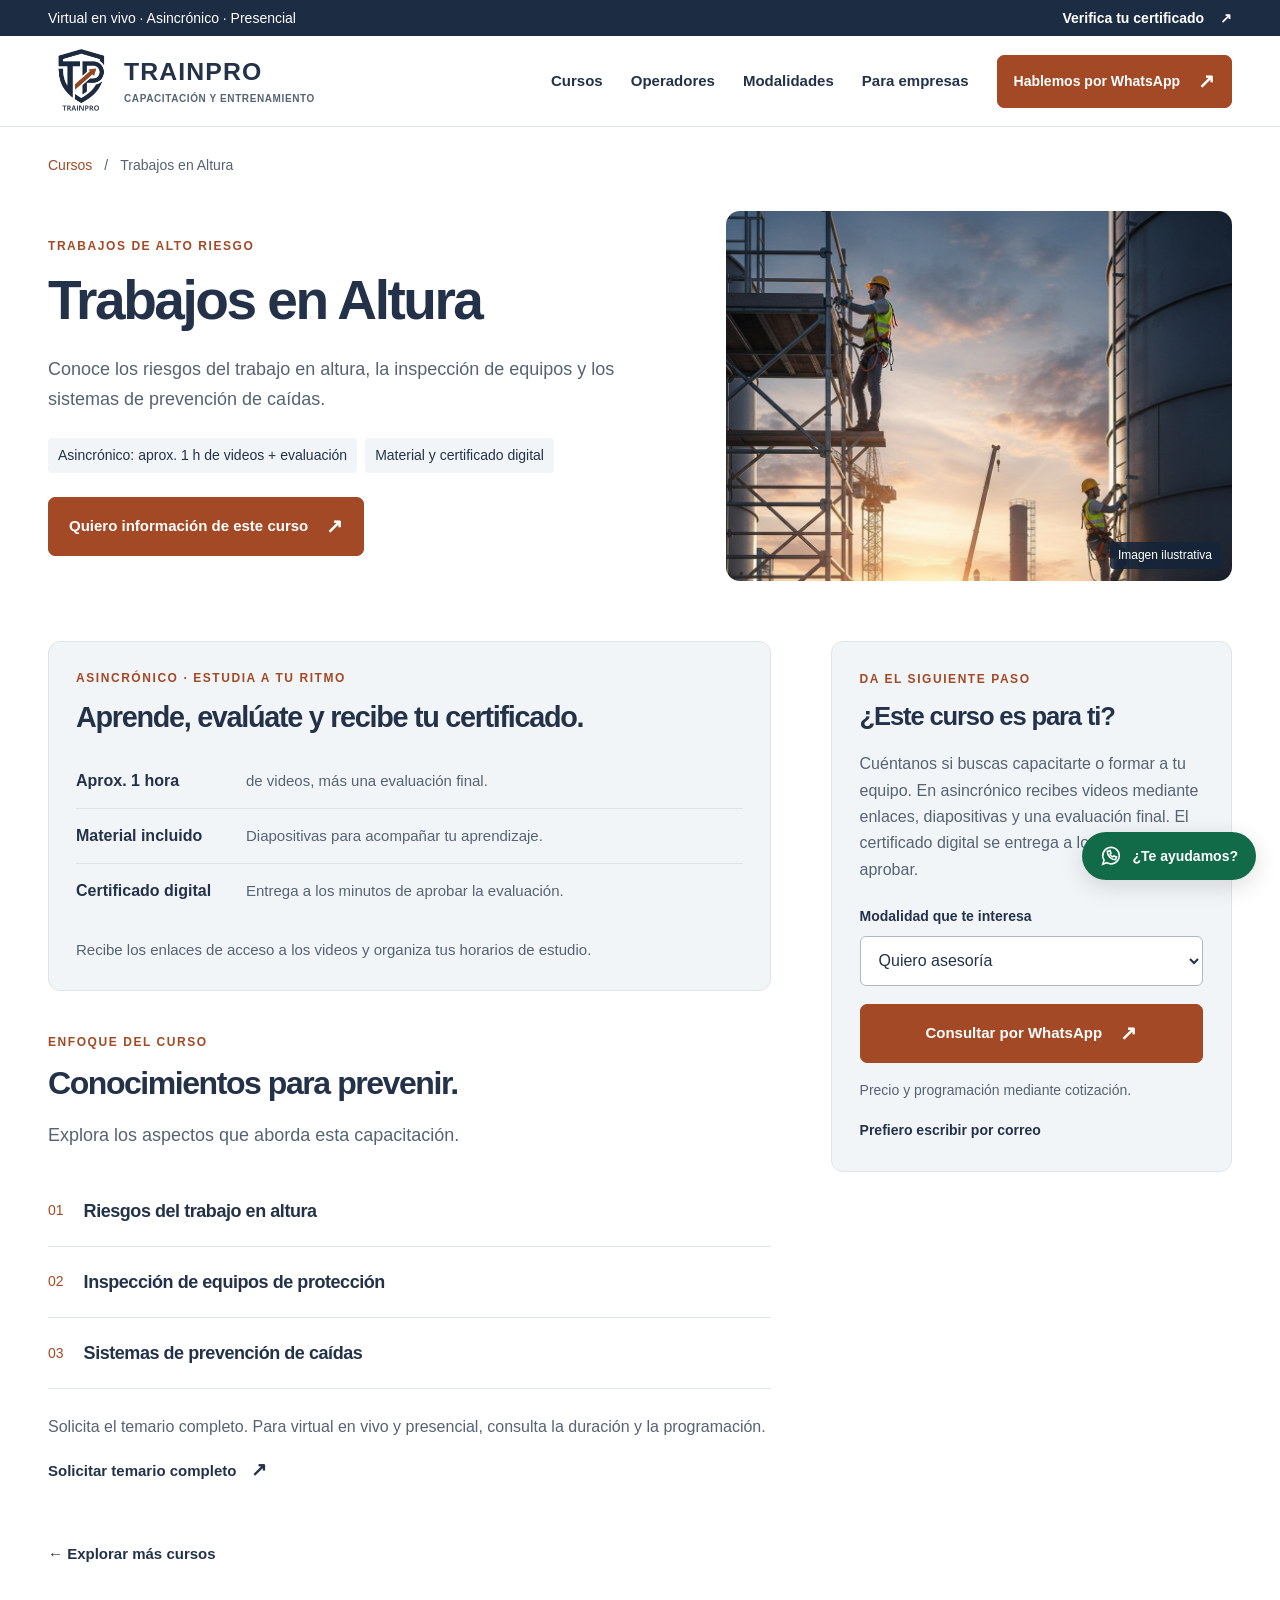
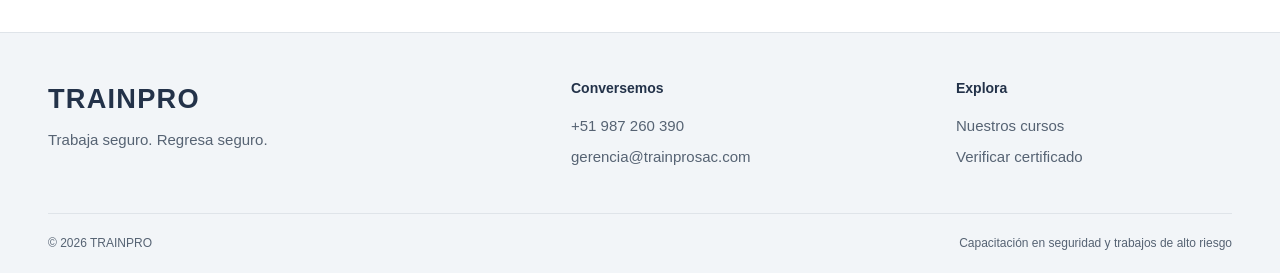
<file: temario-altura.html>
<!doctype html><html lang="es"><head><meta charset="utf-8"><meta name="viewport" content="width=device-width,initial-scale=1"><meta name="theme-color" content="#1d2d43"><title>Trabajos en Altura | TRAINPRO</title><meta name="description" content="Conoce los riesgos del trabajo en altura, la inspección de equipos y los sistemas de prevención de caídas."><link rel="icon" href="assets/logo.png" type="image/png"><link rel="stylesheet" href="styles.css"><script src="main.js" defer></script></head><body><a class="skip" href="#contenido">Saltar al contenido</a><div class="utility"><div class="container"><span>Virtual en vivo · Asincrónico · Presencial</span><a href="verificar.html">Verifica tu certificado <span aria-hidden="true">↗</span></a></div></div><header class="header"><div class="container nav-wrap"><a class="brand" href="index.html" aria-label="TRAINPRO, inicio"><img src="assets/logo.png" alt="" width="66" height="66"><span>TRAINPRO<small>CAPACITACIÓN Y ENTRENAMIENTO</small></span></a><button class="menu-toggle" aria-expanded="false" aria-controls="nav">Menú <span aria-hidden="true">☰</span></button><nav id="nav" aria-label="Principal"><a href="index.html#cursos">Cursos</a><a href="index.html#operadores">Operadores</a><a href="index.html#modalidades">Modalidades</a><a href="index.html#empresas">Para empresas</a><a class="button button-small" href="https://wa.me/51987260390?text=Hola%20TRAINPRO%2C%20quisiera%20informaci%C3%B3n%20y%20una%20cotizaci%C3%B3n%20sobre%20sus%20capacitaciones.">Hablemos por WhatsApp <span aria-hidden="true">↗</span></a></nav></div></header><main id="contenido"><div class="container breadcrumb"><a href="index.html#cursos">Cursos</a><span aria-hidden="true">/</span><span>Trabajos en Altura</span></div><section class="container detail-hero"><div class="detail-copy"><p class="eyebrow">Trabajos de alto riesgo</p><h1>Trabajos en Altura</h1><p class="lead">Conoce los riesgos del trabajo en altura, la inspección de equipos y los sistemas de prevención de caídas.</p><div class="detail-tags"><span>Asincrónico: aprox. 1 h de videos + evaluación</span><span>Material y certificado digital</span></div><a class="button" href="https://wa.me/51987260390?text=Hola%20TRAINPRO%2C%20quisiera%20informaci%C3%B3n%20y%20una%20cotizaci%C3%B3n%20para%20el%20curso%20Trabajos%20en%20Altura.">Quiero información de este curso <span aria-hidden="true">↗</span></a></div><figure class="detail-image"><img src="assets/ALTURA.png" alt="Imagen ilustrativa de trabajos en altura" width="1024" height="1024"><figcaption>Imagen ilustrativa</figcaption></figure></section><section class="container detail-layout"><div><section class="async-details" aria-labelledby="async-title"><p class="eyebrow">ASINCRÓNICO · ESTUDIA A TU RITMO</p><h2 id="async-title">Aprende, evalúate y recibe tu certificado.</h2><div class="async-facts"><div><strong>Aprox. 1 hora</strong><span>de videos, más una evaluación final.</span></div><div><strong>Material incluido</strong><span>Diapositivas para acompañar tu aprendizaje.</span></div><div><strong>Certificado digital</strong><span>Entrega a los minutos de aprobar la evaluación.</span></div></div><p>Recibe los enlaces de acceso a los videos y organiza tus horarios de estudio.</p></section><p class="eyebrow">ENFOQUE DEL CURSO</p><h2>Conocimientos para prevenir.</h2><p class="lead muted">Explora los aspectos que aborda esta capacitación.</p><div class="topics"><div><span>01</span><h3>Riesgos del trabajo en altura</h3></div><div><span>02</span><h3>Inspección de equipos de protección</h3></div><div><span>03</span><h3>Sistemas de prevención de caídas</h3></div></div><p>Solicita el temario completo. Para virtual en vivo y presencial, consulta la duración y la programación.</p><a class="text-link" href="https://wa.me/51987260390?text=Hola%20TRAINPRO%2C%20quisiera%20informaci%C3%B3n%20y%20una%20cotizaci%C3%B3n%20para%20el%20curso%20Trabajos%20en%20Altura.">Solicitar temario completo <span aria-hidden="true">↗</span></a></div><aside class="course-inquiry"><p class="eyebrow">DA EL SIGUIENTE PASO</p><h2>¿Este curso es para ti?</h2><p>Cuéntanos si buscas capacitarte o formar a tu equipo. En asincrónico recibes videos mediante enlaces, diapositivas y una evaluación final. El certificado digital se entrega a los minutos de aprobar.</p><label for="modalidad">Modalidad que te interesa</label><select id="modalidad" data-course="Trabajos en Altura"><option value="">Quiero asesoría</option><option>Asincrónico</option><option>Virtual en vivo</option><option>Presencial</option></select><a class="button course-wa" href="https://wa.me/51987260390?text=Hola%20TRAINPRO%2C%20quisiera%20informaci%C3%B3n%20y%20una%20cotizaci%C3%B3n%20para%20el%20curso%20Trabajos%20en%20Altura.">Consultar por WhatsApp <span aria-hidden="true">↗</span></a><p class="small">Precio y programación mediante cotización.</p><a class="text-link" href="mailto:gerencia@trainprosac.com">Prefiero escribir por correo</a></aside></section><section class="container back-courses"><a class="text-link" href="index.html#cursos">← Explorar más cursos</a></section></main><footer><div class="container footer-grid"><div class="footer-brand">TRAINPRO<p>Trabaja seguro. Regresa seguro.</p></div><div><strong>Conversemos</strong><a href="https://wa.me/51987260390?text=Hola%20TRAINPRO%2C%20quisiera%20informaci%C3%B3n%20y%20una%20cotizaci%C3%B3n%20sobre%20sus%20capacitaciones.">+51 987 260 390</a><a href="mailto:gerencia@trainprosac.com">gerencia@trainprosac.com</a></div><div><strong>Explora</strong><a href="index.html#cursos">Nuestros cursos</a><a href="verificar.html">Verificar certificado</a></div></div><div class="container footer-bottom"><span>© 2026 TRAINPRO</span><span>Capacitación en seguridad y trabajos de alto riesgo</span></div></footer><a class="floating-wa" href="https://wa.me/51987260390?text=Hola%20TRAINPRO%2C%20quisiera%20informaci%C3%B3n%20y%20una%20cotizaci%C3%B3n%20sobre%20sus%20capacitaciones." aria-label="Consultar por WhatsApp"><svg viewBox="0 0 24 24" width="22" height="22" fill="none" stroke="currentColor" stroke-width="1.7" aria-hidden="true"><path d="M21 11.5a9 9 0 0 1-13.6 7.8L3 21l1.5-4.4A9 9 0 1 1 21 11.5Z"/><path d="M8 7c0 5 4 9 9 9l1-3-3-1-1 1c-2-1-3-2-3-3l1-1-1-3Z"/></svg><span>¿Te ayudamos?</span></a></body></html>
</file>
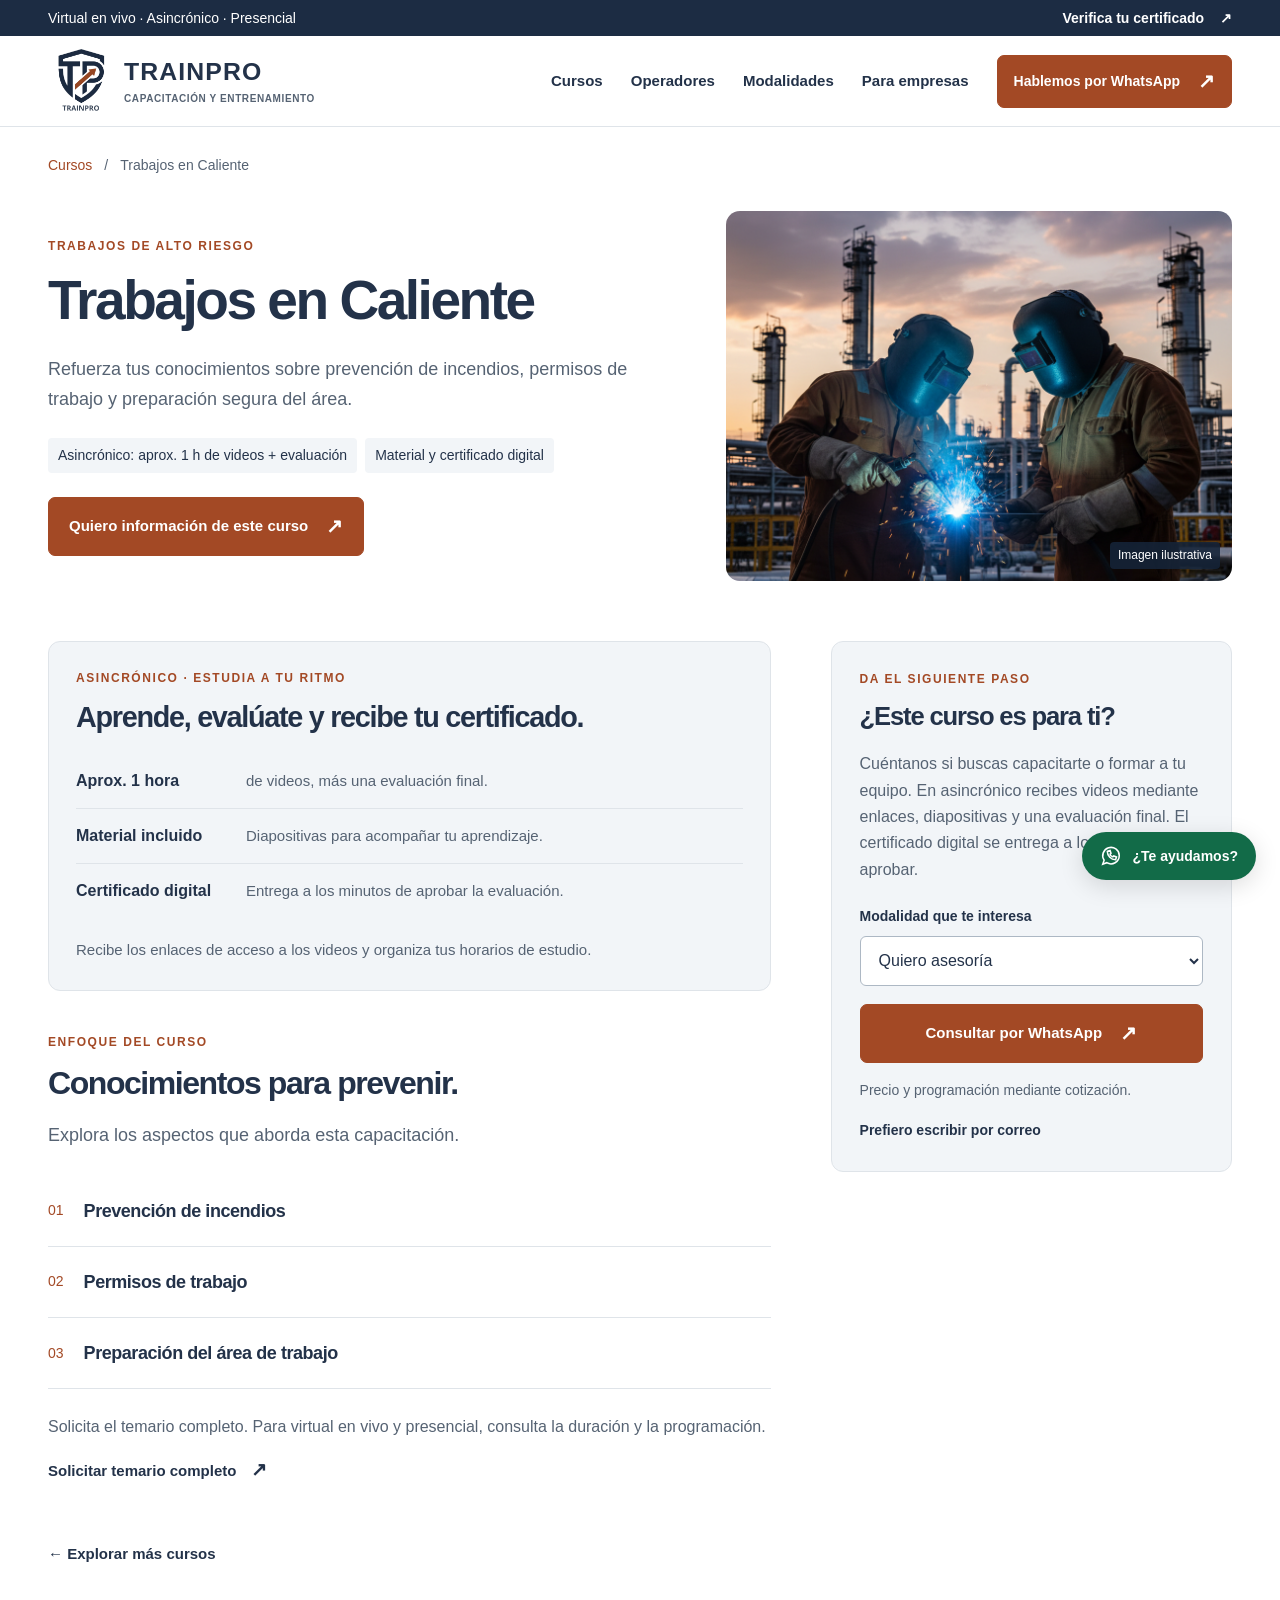
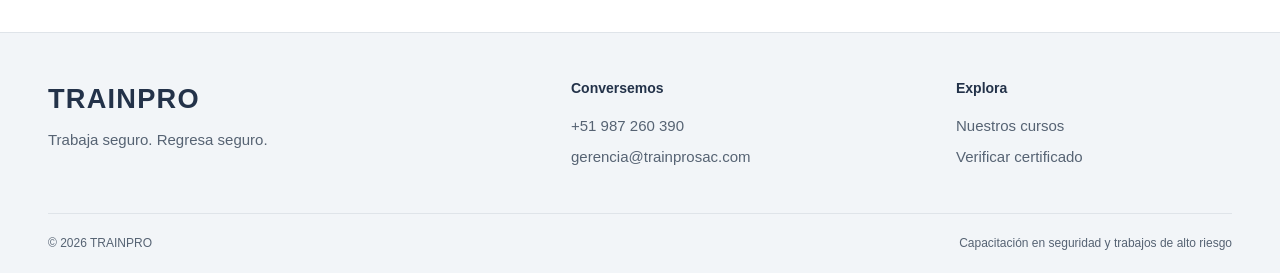
<file: temario-caliente.html>
<!doctype html><html lang="es"><head><meta charset="utf-8"><meta name="viewport" content="width=device-width,initial-scale=1"><meta name="theme-color" content="#1d2d43"><title>Trabajos en Caliente | TRAINPRO</title><meta name="description" content="Refuerza tus conocimientos sobre prevención de incendios, permisos de trabajo y preparación segura del área."><link rel="icon" href="assets/logo.png" type="image/png"><link rel="stylesheet" href="styles.css"><script src="main.js" defer></script></head><body><a class="skip" href="#contenido">Saltar al contenido</a><div class="utility"><div class="container"><span>Virtual en vivo · Asincrónico · Presencial</span><a href="verificar.html">Verifica tu certificado <span aria-hidden="true">↗</span></a></div></div><header class="header"><div class="container nav-wrap"><a class="brand" href="index.html" aria-label="TRAINPRO, inicio"><img src="assets/logo.png" alt="" width="66" height="66"><span>TRAINPRO<small>CAPACITACIÓN Y ENTRENAMIENTO</small></span></a><button class="menu-toggle" aria-expanded="false" aria-controls="nav">Menú <span aria-hidden="true">☰</span></button><nav id="nav" aria-label="Principal"><a href="index.html#cursos">Cursos</a><a href="index.html#operadores">Operadores</a><a href="index.html#modalidades">Modalidades</a><a href="index.html#empresas">Para empresas</a><a class="button button-small" href="https://wa.me/51987260390?text=Hola%20TRAINPRO%2C%20quisiera%20informaci%C3%B3n%20y%20una%20cotizaci%C3%B3n%20sobre%20sus%20capacitaciones.">Hablemos por WhatsApp <span aria-hidden="true">↗</span></a></nav></div></header><main id="contenido"><div class="container breadcrumb"><a href="index.html#cursos">Cursos</a><span aria-hidden="true">/</span><span>Trabajos en Caliente</span></div><section class="container detail-hero"><div class="detail-copy"><p class="eyebrow">Trabajos de alto riesgo</p><h1>Trabajos en Caliente</h1><p class="lead">Refuerza tus conocimientos sobre prevención de incendios, permisos de trabajo y preparación segura del área.</p><div class="detail-tags"><span>Asincrónico: aprox. 1 h de videos + evaluación</span><span>Material y certificado digital</span></div><a class="button" href="https://wa.me/51987260390?text=Hola%20TRAINPRO%2C%20quisiera%20informaci%C3%B3n%20y%20una%20cotizaci%C3%B3n%20para%20el%20curso%20Trabajos%20en%20Caliente.">Quiero información de este curso <span aria-hidden="true">↗</span></a></div><figure class="detail-image"><img src="assets/CALIENTE.png" alt="Imagen ilustrativa de trabajos en caliente" width="1024" height="1024"><figcaption>Imagen ilustrativa</figcaption></figure></section><section class="container detail-layout"><div><section class="async-details" aria-labelledby="async-title"><p class="eyebrow">ASINCRÓNICO · ESTUDIA A TU RITMO</p><h2 id="async-title">Aprende, evalúate y recibe tu certificado.</h2><div class="async-facts"><div><strong>Aprox. 1 hora</strong><span>de videos, más una evaluación final.</span></div><div><strong>Material incluido</strong><span>Diapositivas para acompañar tu aprendizaje.</span></div><div><strong>Certificado digital</strong><span>Entrega a los minutos de aprobar la evaluación.</span></div></div><p>Recibe los enlaces de acceso a los videos y organiza tus horarios de estudio.</p></section><p class="eyebrow">ENFOQUE DEL CURSO</p><h2>Conocimientos para prevenir.</h2><p class="lead muted">Explora los aspectos que aborda esta capacitación.</p><div class="topics"><div><span>01</span><h3>Prevención de incendios</h3></div><div><span>02</span><h3>Permisos de trabajo</h3></div><div><span>03</span><h3>Preparación del área de trabajo</h3></div></div><p>Solicita el temario completo. Para virtual en vivo y presencial, consulta la duración y la programación.</p><a class="text-link" href="https://wa.me/51987260390?text=Hola%20TRAINPRO%2C%20quisiera%20informaci%C3%B3n%20y%20una%20cotizaci%C3%B3n%20para%20el%20curso%20Trabajos%20en%20Caliente.">Solicitar temario completo <span aria-hidden="true">↗</span></a></div><aside class="course-inquiry"><p class="eyebrow">DA EL SIGUIENTE PASO</p><h2>¿Este curso es para ti?</h2><p>Cuéntanos si buscas capacitarte o formar a tu equipo. En asincrónico recibes videos mediante enlaces, diapositivas y una evaluación final. El certificado digital se entrega a los minutos de aprobar.</p><label for="modalidad">Modalidad que te interesa</label><select id="modalidad" data-course="Trabajos en Caliente"><option value="">Quiero asesoría</option><option>Asincrónico</option><option>Virtual en vivo</option><option>Presencial</option></select><a class="button course-wa" href="https://wa.me/51987260390?text=Hola%20TRAINPRO%2C%20quisiera%20informaci%C3%B3n%20y%20una%20cotizaci%C3%B3n%20para%20el%20curso%20Trabajos%20en%20Caliente.">Consultar por WhatsApp <span aria-hidden="true">↗</span></a><p class="small">Precio y programación mediante cotización.</p><a class="text-link" href="mailto:gerencia@trainprosac.com">Prefiero escribir por correo</a></aside></section><section class="container back-courses"><a class="text-link" href="index.html#cursos">← Explorar más cursos</a></section></main><footer><div class="container footer-grid"><div class="footer-brand">TRAINPRO<p>Trabaja seguro. Regresa seguro.</p></div><div><strong>Conversemos</strong><a href="https://wa.me/51987260390?text=Hola%20TRAINPRO%2C%20quisiera%20informaci%C3%B3n%20y%20una%20cotizaci%C3%B3n%20sobre%20sus%20capacitaciones.">+51 987 260 390</a><a href="mailto:gerencia@trainprosac.com">gerencia@trainprosac.com</a></div><div><strong>Explora</strong><a href="index.html#cursos">Nuestros cursos</a><a href="verificar.html">Verificar certificado</a></div></div><div class="container footer-bottom"><span>© 2026 TRAINPRO</span><span>Capacitación en seguridad y trabajos de alto riesgo</span></div></footer><a class="floating-wa" href="https://wa.me/51987260390?text=Hola%20TRAINPRO%2C%20quisiera%20informaci%C3%B3n%20y%20una%20cotizaci%C3%B3n%20sobre%20sus%20capacitaciones." aria-label="Consultar por WhatsApp"><svg viewBox="0 0 24 24" width="22" height="22" fill="none" stroke="currentColor" stroke-width="1.7" aria-hidden="true"><path d="M21 11.5a9 9 0 0 1-13.6 7.8L3 21l1.5-4.4A9 9 0 1 1 21 11.5Z"/><path d="M8 7c0 5 4 9 9 9l1-3-3-1-1 1c-2-1-3-2-3-3l1-1-1-3Z"/></svg><span>¿Te ayudamos?</span></a></body></html>
</file>
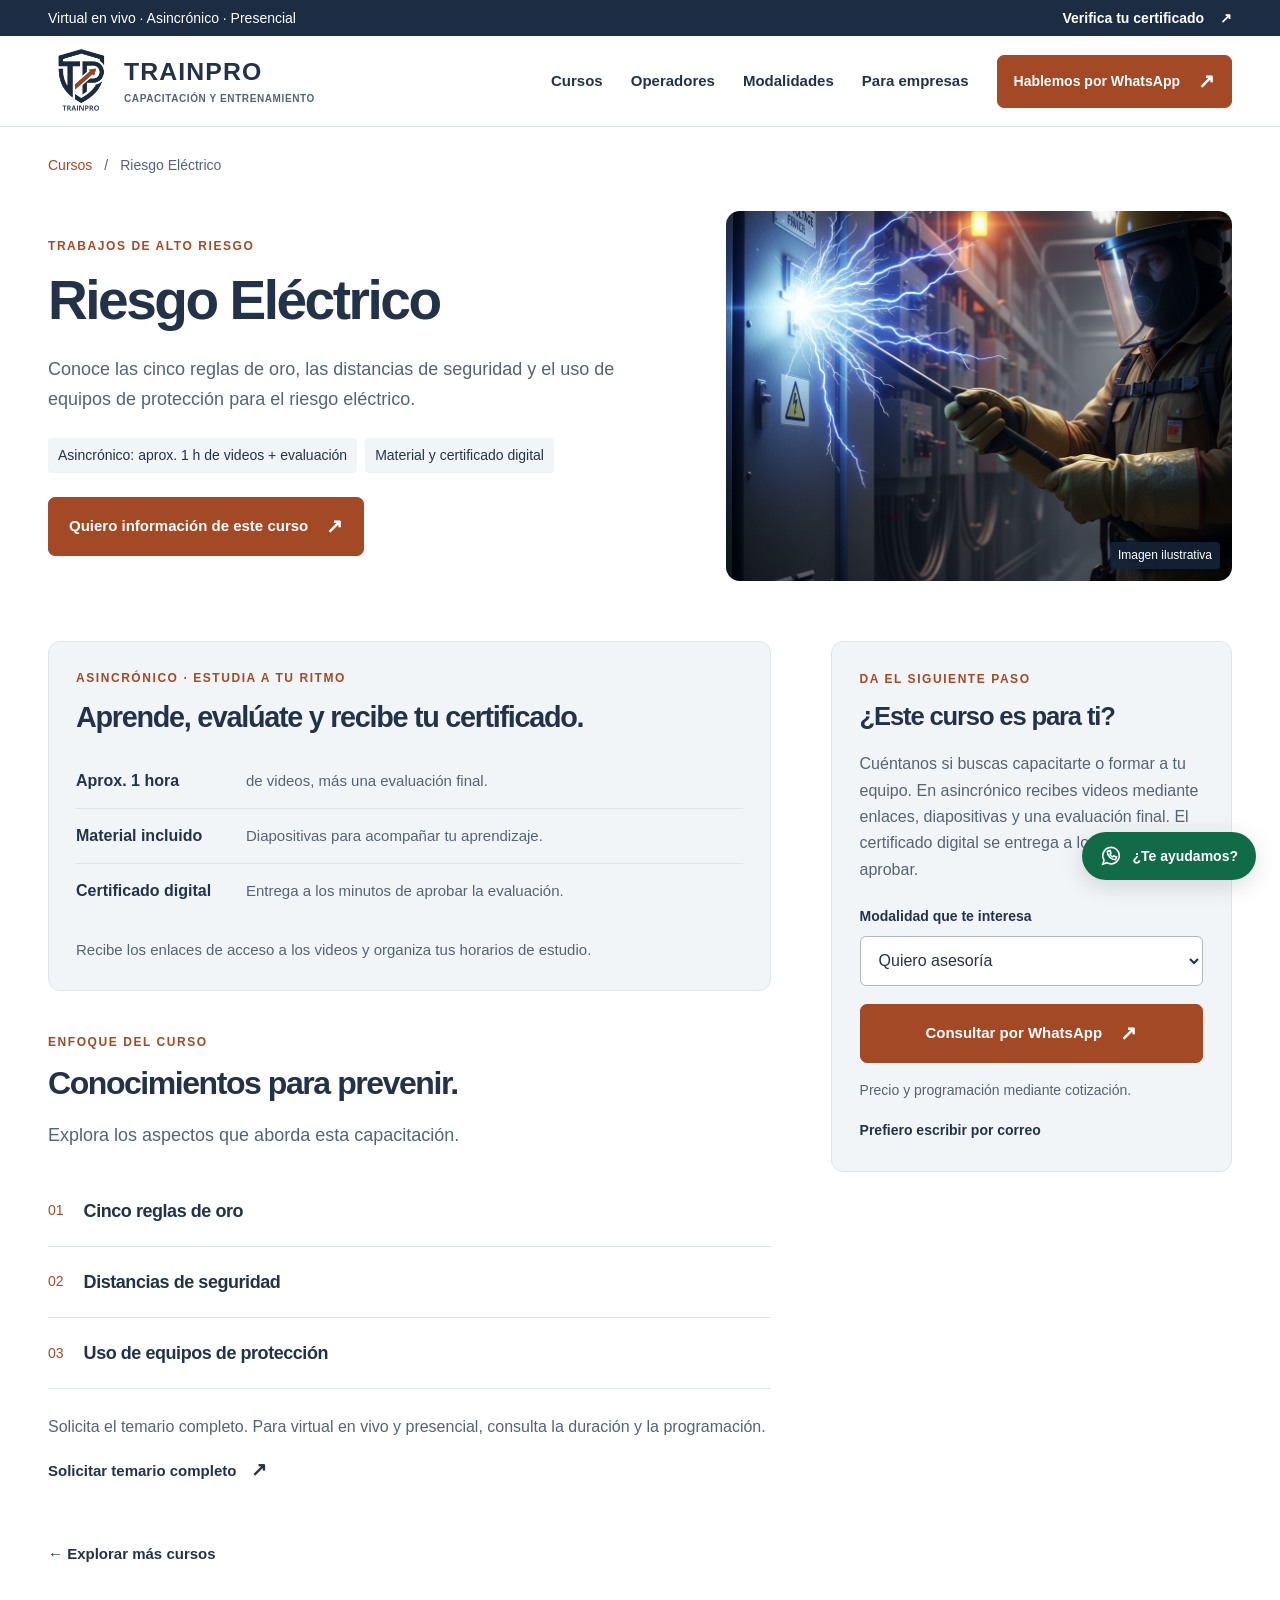
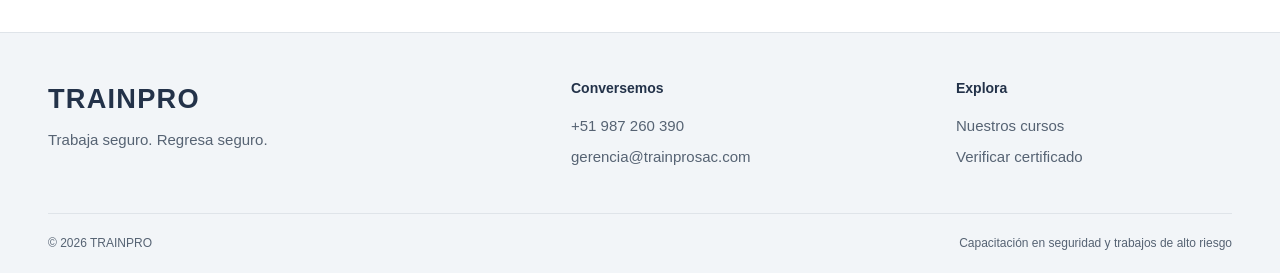
<file: temario-electrico.html>
<!doctype html><html lang="es"><head><meta charset="utf-8"><meta name="viewport" content="width=device-width,initial-scale=1"><meta name="theme-color" content="#1d2d43"><title>Riesgo Eléctrico | TRAINPRO</title><meta name="description" content="Conoce las cinco reglas de oro, las distancias de seguridad y el uso de equipos de protección para el riesgo eléctrico."><link rel="icon" href="assets/logo.png" type="image/png"><link rel="stylesheet" href="styles.css"><script src="main.js" defer></script></head><body><a class="skip" href="#contenido">Saltar al contenido</a><div class="utility"><div class="container"><span>Virtual en vivo · Asincrónico · Presencial</span><a href="verificar.html">Verifica tu certificado <span aria-hidden="true">↗</span></a></div></div><header class="header"><div class="container nav-wrap"><a class="brand" href="index.html" aria-label="TRAINPRO, inicio"><img src="assets/logo.png" alt="" width="66" height="66"><span>TRAINPRO<small>CAPACITACIÓN Y ENTRENAMIENTO</small></span></a><button class="menu-toggle" aria-expanded="false" aria-controls="nav">Menú <span aria-hidden="true">☰</span></button><nav id="nav" aria-label="Principal"><a href="index.html#cursos">Cursos</a><a href="index.html#operadores">Operadores</a><a href="index.html#modalidades">Modalidades</a><a href="index.html#empresas">Para empresas</a><a class="button button-small" href="https://wa.me/51987260390?text=Hola%20TRAINPRO%2C%20quisiera%20informaci%C3%B3n%20y%20una%20cotizaci%C3%B3n%20sobre%20sus%20capacitaciones.">Hablemos por WhatsApp <span aria-hidden="true">↗</span></a></nav></div></header><main id="contenido"><div class="container breadcrumb"><a href="index.html#cursos">Cursos</a><span aria-hidden="true">/</span><span>Riesgo Eléctrico</span></div><section class="container detail-hero"><div class="detail-copy"><p class="eyebrow">Trabajos de alto riesgo</p><h1>Riesgo Eléctrico</h1><p class="lead">Conoce las cinco reglas de oro, las distancias de seguridad y el uso de equipos de protección para el riesgo eléctrico.</p><div class="detail-tags"><span>Asincrónico: aprox. 1 h de videos + evaluación</span><span>Material y certificado digital</span></div><a class="button" href="https://wa.me/51987260390?text=Hola%20TRAINPRO%2C%20quisiera%20informaci%C3%B3n%20y%20una%20cotizaci%C3%B3n%20para%20el%20curso%20Riesgo%20El%C3%A9ctrico.">Quiero información de este curso <span aria-hidden="true">↗</span></a></div><figure class="detail-image"><img src="assets/ELECTRICO.png" alt="Imagen ilustrativa de riesgo eléctrico" width="1024" height="1024"><figcaption>Imagen ilustrativa</figcaption></figure></section><section class="container detail-layout"><div><section class="async-details" aria-labelledby="async-title"><p class="eyebrow">ASINCRÓNICO · ESTUDIA A TU RITMO</p><h2 id="async-title">Aprende, evalúate y recibe tu certificado.</h2><div class="async-facts"><div><strong>Aprox. 1 hora</strong><span>de videos, más una evaluación final.</span></div><div><strong>Material incluido</strong><span>Diapositivas para acompañar tu aprendizaje.</span></div><div><strong>Certificado digital</strong><span>Entrega a los minutos de aprobar la evaluación.</span></div></div><p>Recibe los enlaces de acceso a los videos y organiza tus horarios de estudio.</p></section><p class="eyebrow">ENFOQUE DEL CURSO</p><h2>Conocimientos para prevenir.</h2><p class="lead muted">Explora los aspectos que aborda esta capacitación.</p><div class="topics"><div><span>01</span><h3>Cinco reglas de oro</h3></div><div><span>02</span><h3>Distancias de seguridad</h3></div><div><span>03</span><h3>Uso de equipos de protección</h3></div></div><p>Solicita el temario completo. Para virtual en vivo y presencial, consulta la duración y la programación.</p><a class="text-link" href="https://wa.me/51987260390?text=Hola%20TRAINPRO%2C%20quisiera%20informaci%C3%B3n%20y%20una%20cotizaci%C3%B3n%20para%20el%20curso%20Riesgo%20El%C3%A9ctrico.">Solicitar temario completo <span aria-hidden="true">↗</span></a></div><aside class="course-inquiry"><p class="eyebrow">DA EL SIGUIENTE PASO</p><h2>¿Este curso es para ti?</h2><p>Cuéntanos si buscas capacitarte o formar a tu equipo. En asincrónico recibes videos mediante enlaces, diapositivas y una evaluación final. El certificado digital se entrega a los minutos de aprobar.</p><label for="modalidad">Modalidad que te interesa</label><select id="modalidad" data-course="Riesgo Eléctrico"><option value="">Quiero asesoría</option><option>Asincrónico</option><option>Virtual en vivo</option><option>Presencial</option></select><a class="button course-wa" href="https://wa.me/51987260390?text=Hola%20TRAINPRO%2C%20quisiera%20informaci%C3%B3n%20y%20una%20cotizaci%C3%B3n%20para%20el%20curso%20Riesgo%20El%C3%A9ctrico.">Consultar por WhatsApp <span aria-hidden="true">↗</span></a><p class="small">Precio y programación mediante cotización.</p><a class="text-link" href="mailto:gerencia@trainprosac.com">Prefiero escribir por correo</a></aside></section><section class="container back-courses"><a class="text-link" href="index.html#cursos">← Explorar más cursos</a></section></main><footer><div class="container footer-grid"><div class="footer-brand">TRAINPRO<p>Trabaja seguro. Regresa seguro.</p></div><div><strong>Conversemos</strong><a href="https://wa.me/51987260390?text=Hola%20TRAINPRO%2C%20quisiera%20informaci%C3%B3n%20y%20una%20cotizaci%C3%B3n%20sobre%20sus%20capacitaciones.">+51 987 260 390</a><a href="mailto:gerencia@trainprosac.com">gerencia@trainprosac.com</a></div><div><strong>Explora</strong><a href="index.html#cursos">Nuestros cursos</a><a href="verificar.html">Verificar certificado</a></div></div><div class="container footer-bottom"><span>© 2026 TRAINPRO</span><span>Capacitación en seguridad y trabajos de alto riesgo</span></div></footer><a class="floating-wa" href="https://wa.me/51987260390?text=Hola%20TRAINPRO%2C%20quisiera%20informaci%C3%B3n%20y%20una%20cotizaci%C3%B3n%20sobre%20sus%20capacitaciones." aria-label="Consultar por WhatsApp"><svg viewBox="0 0 24 24" width="22" height="22" fill="none" stroke="currentColor" stroke-width="1.7" aria-hidden="true"><path d="M21 11.5a9 9 0 0 1-13.6 7.8L3 21l1.5-4.4A9 9 0 1 1 21 11.5Z"/><path d="M8 7c0 5 4 9 9 9l1-3-3-1-1 1c-2-1-3-2-3-3l1-1-1-3Z"/></svg><span>¿Te ayudamos?</span></a></body></html>
</file>
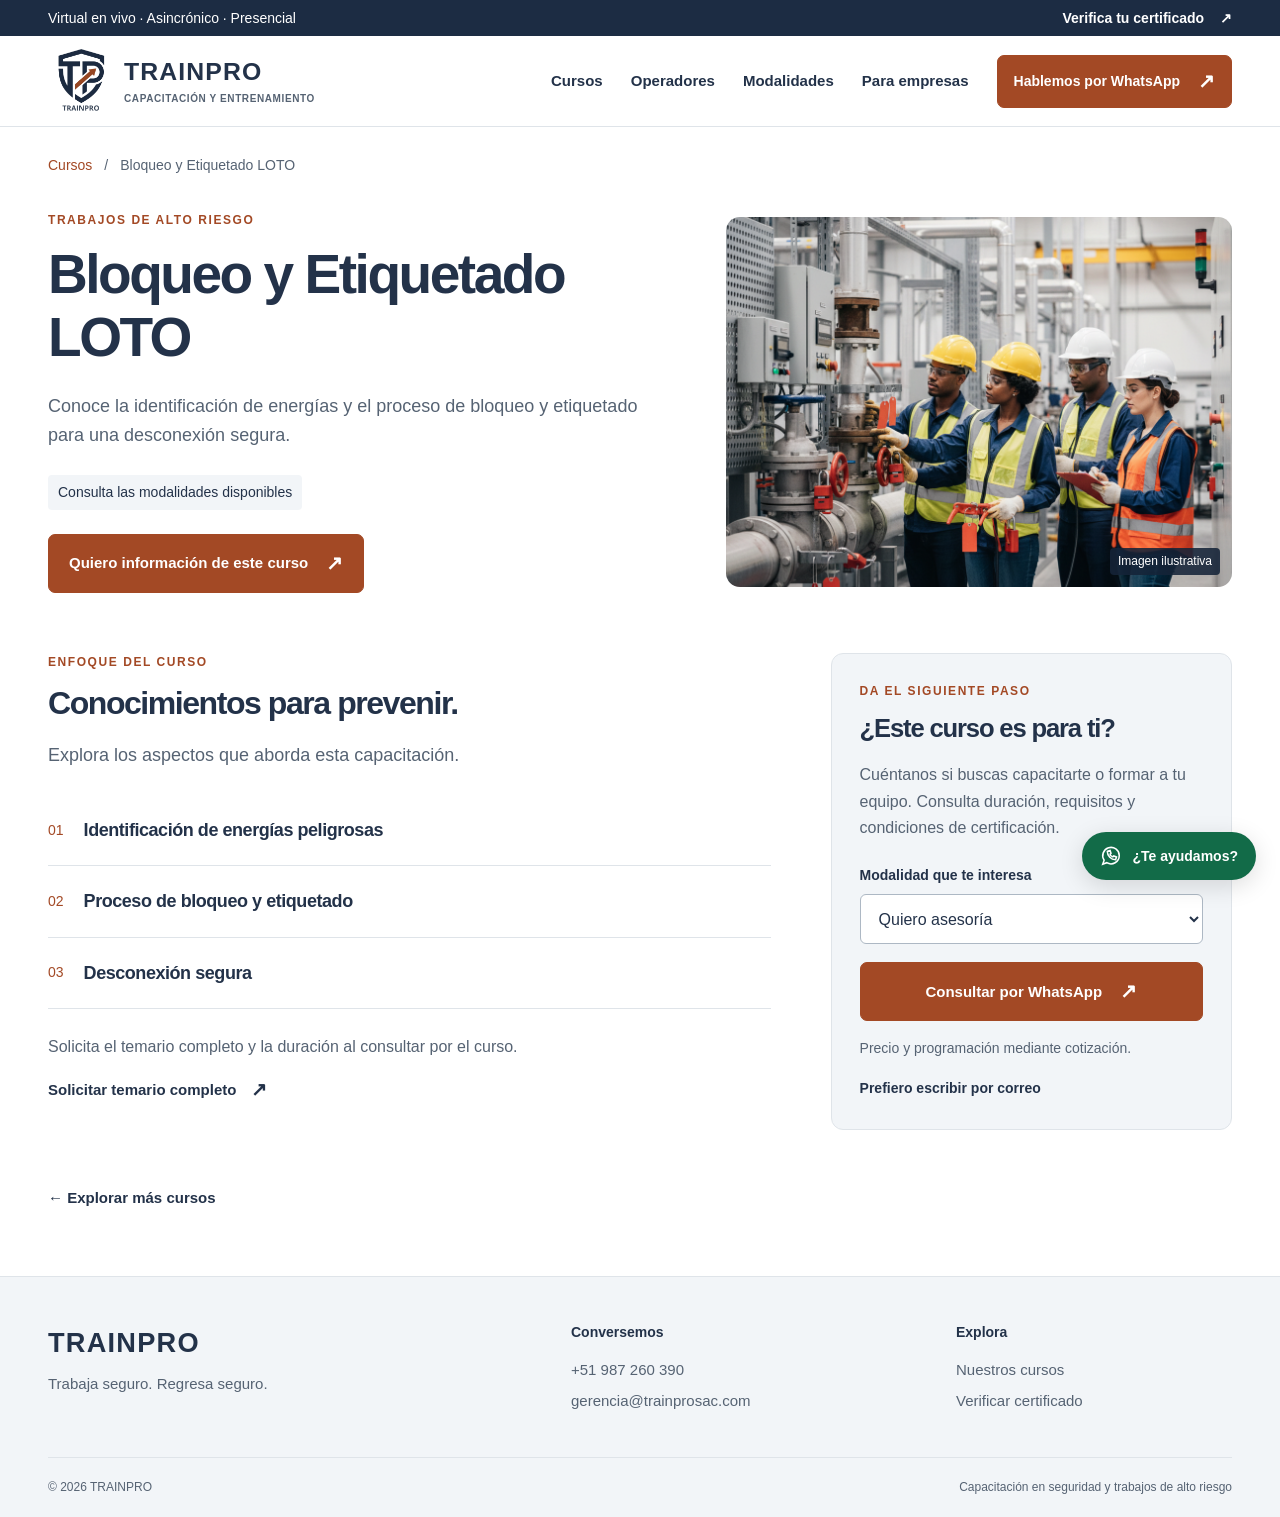
<file: temario-loto.html>
<!doctype html><html lang="es"><head><meta charset="utf-8"><meta name="viewport" content="width=device-width,initial-scale=1"><meta name="theme-color" content="#1d2d43"><title>Bloqueo y Etiquetado LOTO | TRAINPRO</title><meta name="description" content="Conoce la identificación de energías y el proceso de bloqueo y etiquetado para una desconexión segura."><link rel="icon" href="assets/logo.png" type="image/png"><link rel="stylesheet" href="styles.css"><script src="main.js" defer></script></head><body><a class="skip" href="#contenido">Saltar al contenido</a><div class="utility"><div class="container"><span>Virtual en vivo · Asincrónico · Presencial</span><a href="verificar.html">Verifica tu certificado <span aria-hidden="true">↗</span></a></div></div><header class="header"><div class="container nav-wrap"><a class="brand" href="index.html" aria-label="TRAINPRO, inicio"><img src="assets/logo.png" alt="" width="66" height="66"><span>TRAINPRO<small>CAPACITACIÓN Y ENTRENAMIENTO</small></span></a><button class="menu-toggle" aria-expanded="false" aria-controls="nav">Menú <span aria-hidden="true">☰</span></button><nav id="nav" aria-label="Principal"><a href="index.html#cursos">Cursos</a><a href="index.html#operadores">Operadores</a><a href="index.html#modalidades">Modalidades</a><a href="index.html#empresas">Para empresas</a><a class="button button-small" href="https://wa.me/51987260390?text=Hola%20TRAINPRO%2C%20quisiera%20informaci%C3%B3n%20y%20una%20cotizaci%C3%B3n%20sobre%20sus%20capacitaciones.">Hablemos por WhatsApp <span aria-hidden="true">↗</span></a></nav></div></header><main id="contenido"><div class="container breadcrumb"><a href="index.html#cursos">Cursos</a><span aria-hidden="true">/</span><span>Bloqueo y Etiquetado LOTO</span></div><section class="container detail-hero"><div class="detail-copy"><p class="eyebrow">Trabajos de alto riesgo</p><h1>Bloqueo y Etiquetado LOTO</h1><p class="lead">Conoce la identificación de energías y el proceso de bloqueo y etiquetado para una desconexión segura.</p><div class="detail-tags"><span>Consulta las modalidades disponibles</span></div><a class="button" href="https://wa.me/51987260390?text=Hola%20TRAINPRO%2C%20quisiera%20informaci%C3%B3n%20y%20una%20cotizaci%C3%B3n%20para%20el%20curso%20Bloqueo%20y%20Etiquetado%20LOTO.">Quiero información de este curso <span aria-hidden="true">↗</span></a></div><figure class="detail-image"><img src="assets/LOTO.png" alt="Imagen ilustrativa de bloqueo y etiquetado loto" width="1024" height="1024"><figcaption>Imagen ilustrativa</figcaption></figure></section><section class="container detail-layout"><div><p class="eyebrow">ENFOQUE DEL CURSO</p><h2>Conocimientos para prevenir.</h2><p class="lead muted">Explora los aspectos que aborda esta capacitación.</p><div class="topics"><div><span>01</span><h3>Identificación de energías peligrosas</h3></div><div><span>02</span><h3>Proceso de bloqueo y etiquetado</h3></div><div><span>03</span><h3>Desconexión segura</h3></div></div><p>Solicita el temario completo y la duración al consultar por el curso.</p><a class="text-link" href="https://wa.me/51987260390?text=Hola%20TRAINPRO%2C%20quisiera%20informaci%C3%B3n%20y%20una%20cotizaci%C3%B3n%20para%20el%20curso%20Bloqueo%20y%20Etiquetado%20LOTO.">Solicitar temario completo <span aria-hidden="true">↗</span></a></div><aside class="course-inquiry"><p class="eyebrow">DA EL SIGUIENTE PASO</p><h2>¿Este curso es para ti?</h2><p>Cuéntanos si buscas capacitarte o formar a tu equipo. Consulta duración, requisitos y condiciones de certificación.</p><label for="modalidad">Modalidad que te interesa</label><select id="modalidad" data-course="Bloqueo y Etiquetado LOTO"><option value="">Quiero asesoría</option><option>Asincrónico</option><option>Virtual en vivo</option><option>Presencial</option></select><a class="button course-wa" href="https://wa.me/51987260390?text=Hola%20TRAINPRO%2C%20quisiera%20informaci%C3%B3n%20y%20una%20cotizaci%C3%B3n%20para%20el%20curso%20Bloqueo%20y%20Etiquetado%20LOTO.">Consultar por WhatsApp <span aria-hidden="true">↗</span></a><p class="small">Precio y programación mediante cotización.</p><a class="text-link" href="mailto:gerencia@trainprosac.com">Prefiero escribir por correo</a></aside></section><section class="container back-courses"><a class="text-link" href="index.html#cursos">← Explorar más cursos</a></section></main><footer><div class="container footer-grid"><div class="footer-brand">TRAINPRO<p>Trabaja seguro. Regresa seguro.</p></div><div><strong>Conversemos</strong><a href="https://wa.me/51987260390?text=Hola%20TRAINPRO%2C%20quisiera%20informaci%C3%B3n%20y%20una%20cotizaci%C3%B3n%20sobre%20sus%20capacitaciones.">+51 987 260 390</a><a href="mailto:gerencia@trainprosac.com">gerencia@trainprosac.com</a></div><div><strong>Explora</strong><a href="index.html#cursos">Nuestros cursos</a><a href="verificar.html">Verificar certificado</a></div></div><div class="container footer-bottom"><span>© 2026 TRAINPRO</span><span>Capacitación en seguridad y trabajos de alto riesgo</span></div></footer><a class="floating-wa" href="https://wa.me/51987260390?text=Hola%20TRAINPRO%2C%20quisiera%20informaci%C3%B3n%20y%20una%20cotizaci%C3%B3n%20sobre%20sus%20capacitaciones." aria-label="Consultar por WhatsApp"><svg viewBox="0 0 24 24" width="22" height="22" fill="none" stroke="currentColor" stroke-width="1.7" aria-hidden="true"><path d="M21 11.5a9 9 0 0 1-13.6 7.8L3 21l1.5-4.4A9 9 0 1 1 21 11.5Z"/><path d="M8 7c0 5 4 9 9 9l1-3-3-1-1 1c-2-1-3-2-3-3l1-1-1-3Z"/></svg><span>¿Te ayudamos?</span></a></body></html>
</file>
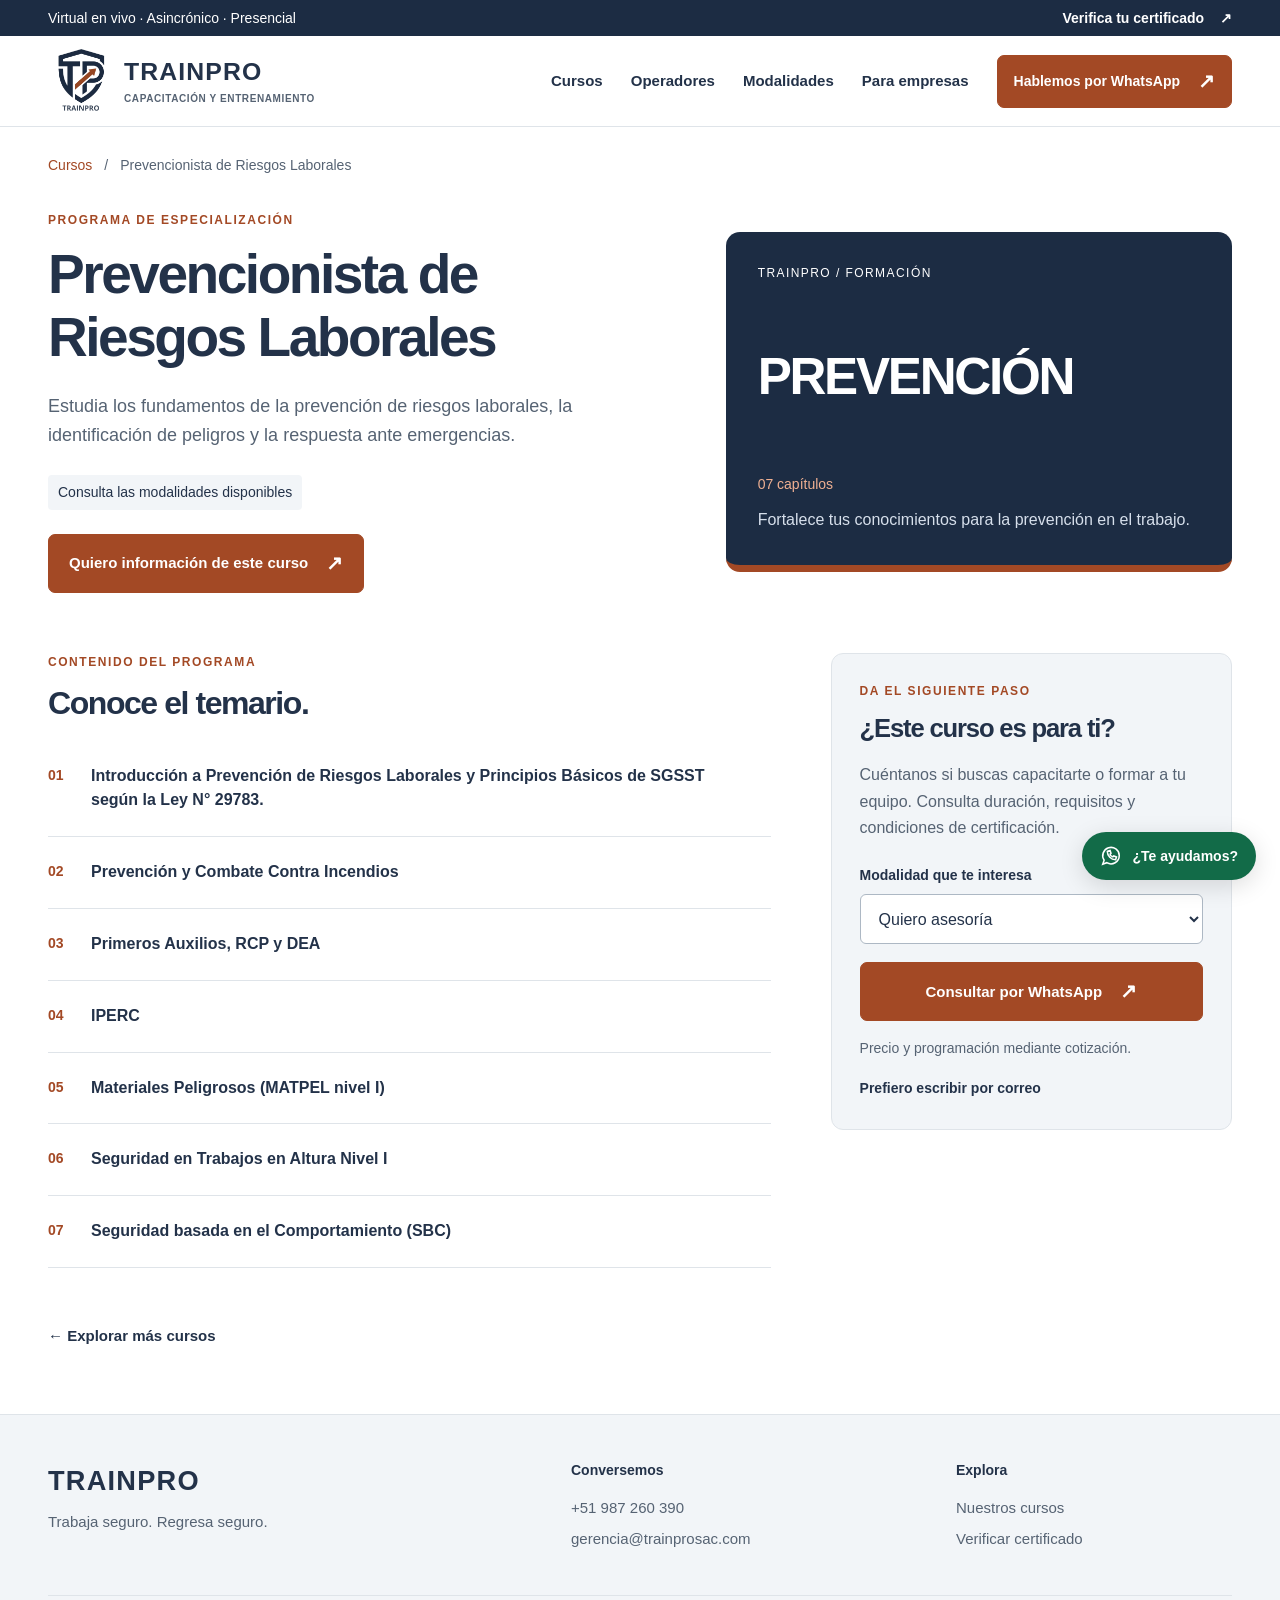
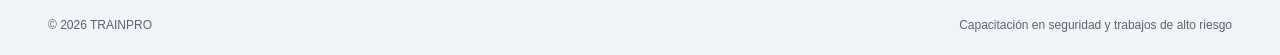
<file: temario-PDR.html>
<!doctype html><html lang="es"><head><meta charset="utf-8"><meta name="viewport" content="width=device-width,initial-scale=1"><meta name="theme-color" content="#1d2d43"><title>Prevencionista de Riesgos Laborales | TRAINPRO</title><meta name="description" content="Estudia los fundamentos de la prevención de riesgos laborales, la identificación de peligros y la respuesta ante emergencias."><link rel="icon" href="assets/logo.png" type="image/png"><link rel="stylesheet" href="styles.css"><script src="main.js" defer></script></head><body><a class="skip" href="#contenido">Saltar al contenido</a><div class="utility"><div class="container"><span>Virtual en vivo · Asincrónico · Presencial</span><a href="verificar.html">Verifica tu certificado <span aria-hidden="true">↗</span></a></div></div><header class="header"><div class="container nav-wrap"><a class="brand" href="index.html" aria-label="TRAINPRO, inicio"><img src="assets/logo.png" alt="" width="66" height="66"><span>TRAINPRO<small>CAPACITACIÓN Y ENTRENAMIENTO</small></span></a><button class="menu-toggle" aria-expanded="false" aria-controls="nav">Menú <span aria-hidden="true">☰</span></button><nav id="nav" aria-label="Principal"><a href="index.html#cursos">Cursos</a><a href="index.html#operadores">Operadores</a><a href="index.html#modalidades">Modalidades</a><a href="index.html#empresas">Para empresas</a><a class="button button-small" href="https://wa.me/51987260390?text=Hola%20TRAINPRO%2C%20quisiera%20informaci%C3%B3n%20y%20una%20cotizaci%C3%B3n%20sobre%20sus%20capacitaciones.">Hablemos por WhatsApp <span aria-hidden="true">↗</span></a></nav></div></header><main id="contenido"><div class="container breadcrumb"><a href="index.html#cursos">Cursos</a><span aria-hidden="true">/</span><span>Prevencionista de Riesgos Laborales</span></div><section class="container detail-hero"><div class="detail-copy"><p class="eyebrow">Programa de especialización</p><h1>Prevencionista de Riesgos Laborales</h1><p class="lead">Estudia los fundamentos de la prevención de riesgos laborales, la identificación de peligros y la respuesta ante emergencias.</p><div class="detail-tags"><span>Consulta las modalidades disponibles</span></div><a class="button" href="https://wa.me/51987260390?text=Hola%20TRAINPRO%2C%20quisiera%20informaci%C3%B3n%20y%20una%20cotizaci%C3%B3n%20para%20el%20curso%20Prevencionista%20de%20Riesgos%20Laborales.">Quiero información de este curso <span aria-hidden="true">↗</span></a></div><aside class="program-cover"><span>TRAINPRO / FORMACIÓN</span><strong>PREVENCIÓN</strong><div><span>07 capítulos</span><p>Fortalece tus conocimientos para la prevención en el trabajo.</p></div></aside></section><section class="container detail-layout"><div><p class="eyebrow">CONTENIDO DEL PROGRAMA</p><h2>Conoce el temario.</h2><div class="syllabus"><div class="syllabus-row"><span>01</span><h3>Introducción a Prevención de Riesgos Laborales y Principios Básicos de SGSST según la Ley N° 29783.</h3></div><div class="syllabus-row"><span>02</span><h3>Prevención y Combate Contra Incendios</h3></div><div class="syllabus-row"><span>03</span><h3>Primeros Auxilios, RCP y DEA</h3></div><div class="syllabus-row"><span>04</span><h3>IPERC</h3></div><div class="syllabus-row"><span>05</span><h3>Materiales Peligrosos (MATPEL nivel I)</h3></div><div class="syllabus-row"><span>06</span><h3>Seguridad en Trabajos en Altura Nivel I</h3></div><div class="syllabus-row"><span>07</span><h3>Seguridad basada en el Comportamiento (SBC)</h3></div></div></div><aside class="course-inquiry"><p class="eyebrow">DA EL SIGUIENTE PASO</p><h2>¿Este curso es para ti?</h2><p>Cuéntanos si buscas capacitarte o formar a tu equipo. Consulta duración, requisitos y condiciones de certificación.</p><label for="modalidad">Modalidad que te interesa</label><select id="modalidad" data-course="Prevencionista de Riesgos Laborales"><option value="">Quiero asesoría</option><option>Asincrónico</option><option>Virtual en vivo</option><option>Presencial</option></select><a class="button course-wa" href="https://wa.me/51987260390?text=Hola%20TRAINPRO%2C%20quisiera%20informaci%C3%B3n%20y%20una%20cotizaci%C3%B3n%20para%20el%20curso%20Prevencionista%20de%20Riesgos%20Laborales.">Consultar por WhatsApp <span aria-hidden="true">↗</span></a><p class="small">Precio y programación mediante cotización.</p><a class="text-link" href="mailto:gerencia@trainprosac.com">Prefiero escribir por correo</a></aside></section><section class="container back-courses"><a class="text-link" href="index.html#cursos">← Explorar más cursos</a></section></main><footer><div class="container footer-grid"><div class="footer-brand">TRAINPRO<p>Trabaja seguro. Regresa seguro.</p></div><div><strong>Conversemos</strong><a href="https://wa.me/51987260390?text=Hola%20TRAINPRO%2C%20quisiera%20informaci%C3%B3n%20y%20una%20cotizaci%C3%B3n%20sobre%20sus%20capacitaciones.">+51 987 260 390</a><a href="mailto:gerencia@trainprosac.com">gerencia@trainprosac.com</a></div><div><strong>Explora</strong><a href="index.html#cursos">Nuestros cursos</a><a href="verificar.html">Verificar certificado</a></div></div><div class="container footer-bottom"><span>© 2026 TRAINPRO</span><span>Capacitación en seguridad y trabajos de alto riesgo</span></div></footer><a class="floating-wa" href="https://wa.me/51987260390?text=Hola%20TRAINPRO%2C%20quisiera%20informaci%C3%B3n%20y%20una%20cotizaci%C3%B3n%20sobre%20sus%20capacitaciones." aria-label="Consultar por WhatsApp"><svg viewBox="0 0 24 24" width="22" height="22" fill="none" stroke="currentColor" stroke-width="1.7" aria-hidden="true"><path d="M21 11.5a9 9 0 0 1-13.6 7.8L3 21l1.5-4.4A9 9 0 1 1 21 11.5Z"/><path d="M8 7c0 5 4 9 9 9l1-3-3-1-1 1c-2-1-3-2-3-3l1-1-1-3Z"/></svg><span>¿Te ayudamos?</span></a></body></html>
</file>
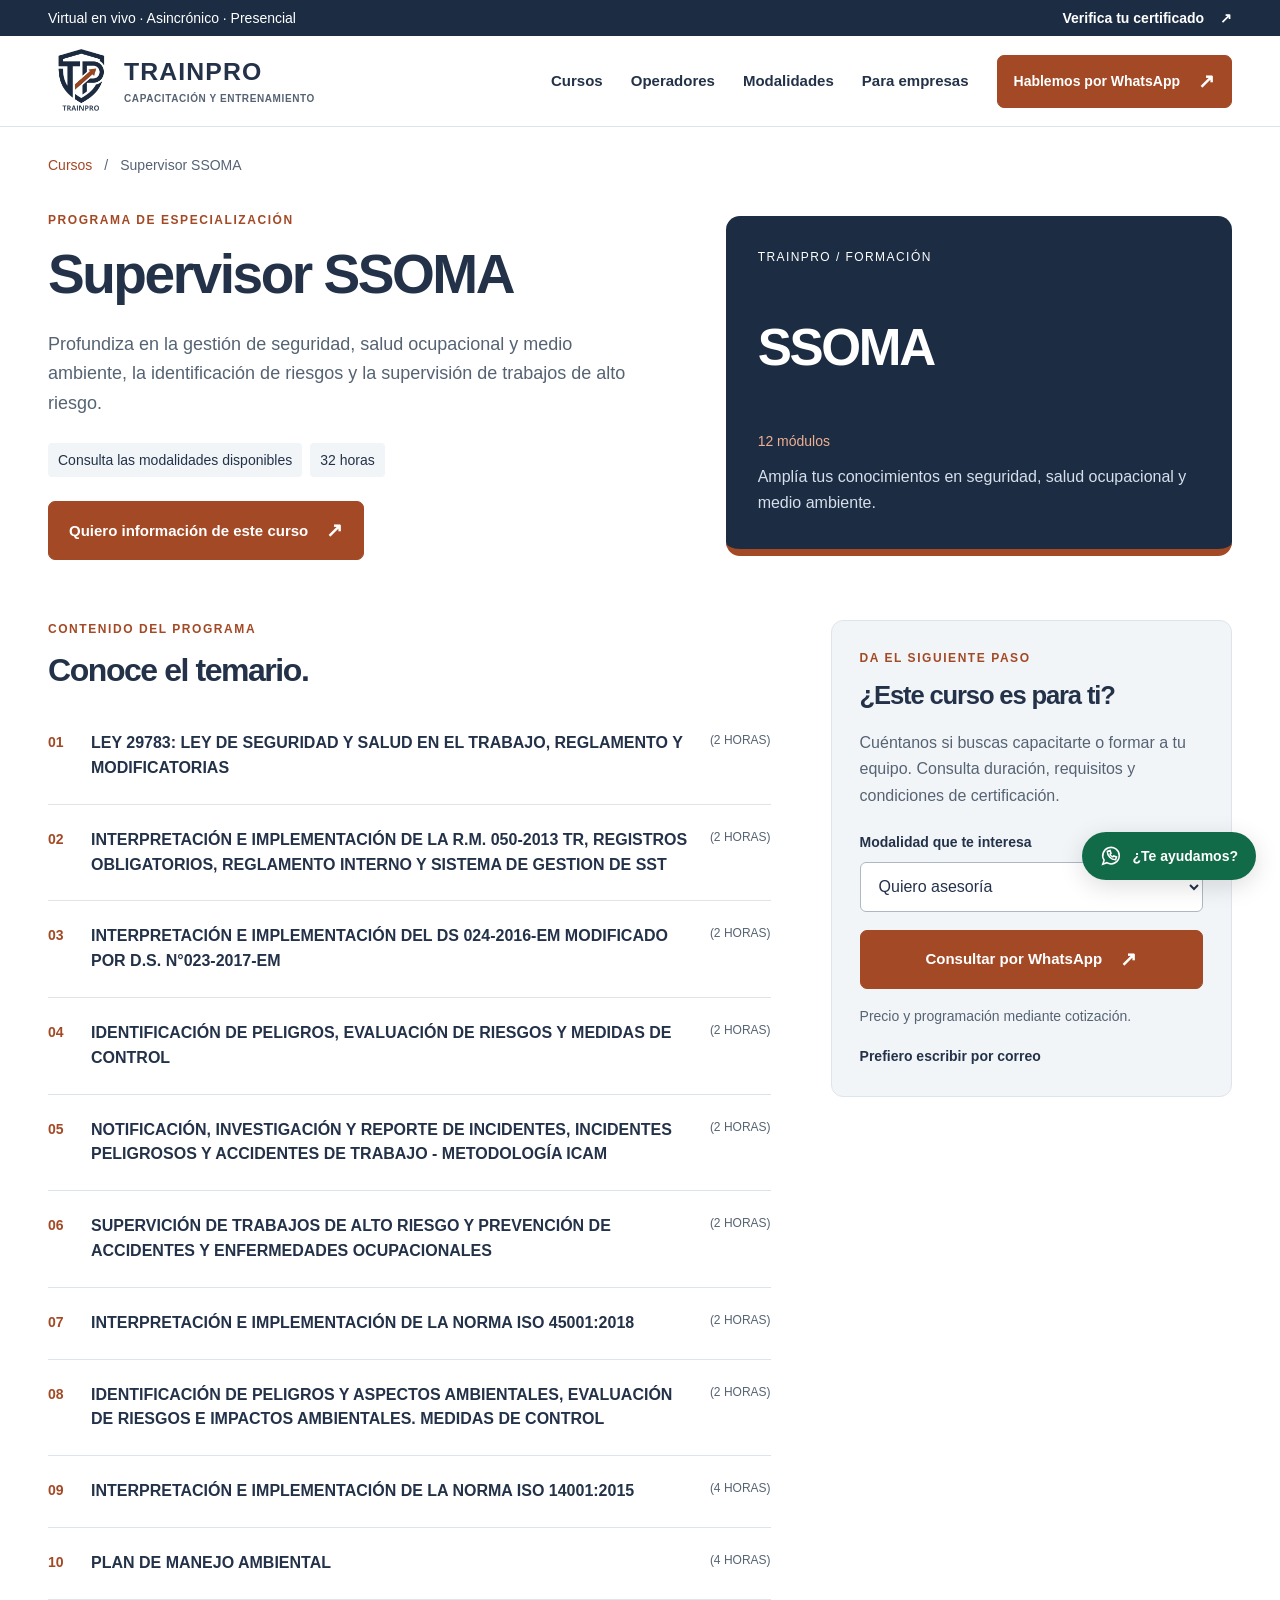
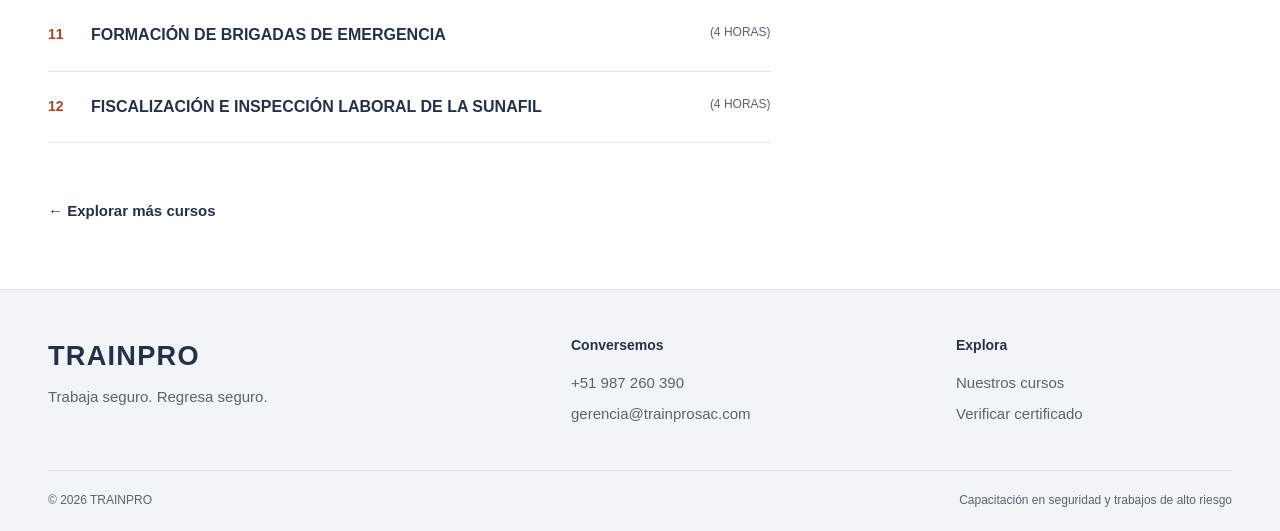
<file: temario-SSOMA.html>
<!doctype html><html lang="es"><head><meta charset="utf-8"><meta name="viewport" content="width=device-width,initial-scale=1"><meta name="theme-color" content="#1d2d43"><title>Supervisor SSOMA | TRAINPRO</title><meta name="description" content="Profundiza en la gestión de seguridad, salud ocupacional y medio ambiente, la identificación de riesgos y la supervisión de trabajos de alto riesgo."><link rel="icon" href="assets/logo.png" type="image/png"><link rel="stylesheet" href="styles.css"><script src="main.js" defer></script></head><body><a class="skip" href="#contenido">Saltar al contenido</a><div class="utility"><div class="container"><span>Virtual en vivo · Asincrónico · Presencial</span><a href="verificar.html">Verifica tu certificado <span aria-hidden="true">↗</span></a></div></div><header class="header"><div class="container nav-wrap"><a class="brand" href="index.html" aria-label="TRAINPRO, inicio"><img src="assets/logo.png" alt="" width="66" height="66"><span>TRAINPRO<small>CAPACITACIÓN Y ENTRENAMIENTO</small></span></a><button class="menu-toggle" aria-expanded="false" aria-controls="nav">Menú <span aria-hidden="true">☰</span></button><nav id="nav" aria-label="Principal"><a href="index.html#cursos">Cursos</a><a href="index.html#operadores">Operadores</a><a href="index.html#modalidades">Modalidades</a><a href="index.html#empresas">Para empresas</a><a class="button button-small" href="https://wa.me/51987260390?text=Hola%20TRAINPRO%2C%20quisiera%20informaci%C3%B3n%20y%20una%20cotizaci%C3%B3n%20sobre%20sus%20capacitaciones.">Hablemos por WhatsApp <span aria-hidden="true">↗</span></a></nav></div></header><main id="contenido"><div class="container breadcrumb"><a href="index.html#cursos">Cursos</a><span aria-hidden="true">/</span><span>Supervisor SSOMA</span></div><section class="container detail-hero"><div class="detail-copy"><p class="eyebrow">Programa de especialización</p><h1>Supervisor SSOMA</h1><p class="lead">Profundiza en la gestión de seguridad, salud ocupacional y medio ambiente, la identificación de riesgos y la supervisión de trabajos de alto riesgo.</p><div class="detail-tags"><span>Consulta las modalidades disponibles</span><span>32 horas</span></div><a class="button" href="https://wa.me/51987260390?text=Hola%20TRAINPRO%2C%20quisiera%20informaci%C3%B3n%20y%20una%20cotizaci%C3%B3n%20para%20el%20curso%20Supervisor%20SSOMA.">Quiero información de este curso <span aria-hidden="true">↗</span></a></div><aside class="program-cover"><span>TRAINPRO / FORMACIÓN</span><strong>SSOMA</strong><div><span>12 módulos</span><p>Amplía tus conocimientos en seguridad, salud ocupacional y medio ambiente.</p></div></aside></section><section class="container detail-layout"><div><p class="eyebrow">CONTENIDO DEL PROGRAMA</p><h2>Conoce el temario.</h2><div class="syllabus"><div class="syllabus-row"><span>01</span><h3>LEY 29783: LEY DE SEGURIDAD Y SALUD EN EL TRABAJO, REGLAMENTO Y MODIFICATORIAS</h3><span class="hours">(2 HORAS)</span></div><div class="syllabus-row"><span>02</span><h3>INTERPRETACIÓN E IMPLEMENTACIÓN DE LA R.M. 050-2013 TR, REGISTROS OBLIGATORIOS, REGLAMENTO INTERNO Y SISTEMA DE GESTION DE SST</h3><span class="hours">(2 HORAS)</span></div><div class="syllabus-row"><span>03</span><h3>INTERPRETACIÓN E IMPLEMENTACIÓN DEL DS 024-2016-EM MODIFICADO POR D.S. N°023-2017-EM</h3><span class="hours">(2 HORAS)</span></div><div class="syllabus-row"><span>04</span><h3>IDENTIFICACIÓN DE PELIGROS, EVALUACIÓN DE RIESGOS Y MEDIDAS DE CONTROL</h3><span class="hours">(2 HORAS)</span></div><div class="syllabus-row"><span>05</span><h3>NOTIFICACIÓN, INVESTIGACIÓN Y REPORTE DE INCIDENTES, INCIDENTES PELIGROSOS Y ACCIDENTES DE TRABAJO - METODOLOGÍA ICAM</h3><span class="hours">(2 HORAS)</span></div><div class="syllabus-row"><span>06</span><h3>SUPERVICIÓN DE TRABAJOS DE ALTO RIESGO Y PREVENCIÓN DE ACCIDENTES Y ENFERMEDADES OCUPACIONALES</h3><span class="hours">(2 HORAS)</span></div><div class="syllabus-row"><span>07</span><h3>INTERPRETACIÓN E IMPLEMENTACIÓN DE LA NORMA ISO 45001:2018</h3><span class="hours">(2 HORAS)</span></div><div class="syllabus-row"><span>08</span><h3>IDENTIFICACIÓN DE PELIGROS Y ASPECTOS AMBIENTALES, EVALUACIÓN DE RIESGOS E IMPACTOS AMBIENTALES. MEDIDAS DE CONTROL</h3><span class="hours">(2 HORAS)</span></div><div class="syllabus-row"><span>09</span><h3>INTERPRETACIÓN E IMPLEMENTACIÓN DE LA NORMA ISO 14001:2015</h3><span class="hours">(4 HORAS)</span></div><div class="syllabus-row"><span>10</span><h3>PLAN DE MANEJO AMBIENTAL</h3><span class="hours">(4 HORAS)</span></div><div class="syllabus-row"><span>11</span><h3>FORMACIÓN DE BRIGADAS DE EMERGENCIA</h3><span class="hours">(4 HORAS)</span></div><div class="syllabus-row"><span>12</span><h3>FISCALIZACIÓN E INSPECCIÓN LABORAL DE LA SUNAFIL</h3><span class="hours">(4 HORAS)</span></div></div></div><aside class="course-inquiry"><p class="eyebrow">DA EL SIGUIENTE PASO</p><h2>¿Este curso es para ti?</h2><p>Cuéntanos si buscas capacitarte o formar a tu equipo. Consulta duración, requisitos y condiciones de certificación.</p><label for="modalidad">Modalidad que te interesa</label><select id="modalidad" data-course="Supervisor SSOMA"><option value="">Quiero asesoría</option><option>Asincrónico</option><option>Virtual en vivo</option><option>Presencial</option></select><a class="button course-wa" href="https://wa.me/51987260390?text=Hola%20TRAINPRO%2C%20quisiera%20informaci%C3%B3n%20y%20una%20cotizaci%C3%B3n%20para%20el%20curso%20Supervisor%20SSOMA.">Consultar por WhatsApp <span aria-hidden="true">↗</span></a><p class="small">Precio y programación mediante cotización.</p><a class="text-link" href="mailto:gerencia@trainprosac.com">Prefiero escribir por correo</a></aside></section><section class="container back-courses"><a class="text-link" href="index.html#cursos">← Explorar más cursos</a></section></main><footer><div class="container footer-grid"><div class="footer-brand">TRAINPRO<p>Trabaja seguro. Regresa seguro.</p></div><div><strong>Conversemos</strong><a href="https://wa.me/51987260390?text=Hola%20TRAINPRO%2C%20quisiera%20informaci%C3%B3n%20y%20una%20cotizaci%C3%B3n%20sobre%20sus%20capacitaciones.">+51 987 260 390</a><a href="mailto:gerencia@trainprosac.com">gerencia@trainprosac.com</a></div><div><strong>Explora</strong><a href="index.html#cursos">Nuestros cursos</a><a href="verificar.html">Verificar certificado</a></div></div><div class="container footer-bottom"><span>© 2026 TRAINPRO</span><span>Capacitación en seguridad y trabajos de alto riesgo</span></div></footer><a class="floating-wa" href="https://wa.me/51987260390?text=Hola%20TRAINPRO%2C%20quisiera%20informaci%C3%B3n%20y%20una%20cotizaci%C3%B3n%20sobre%20sus%20capacitaciones." aria-label="Consultar por WhatsApp"><svg viewBox="0 0 24 24" width="22" height="22" fill="none" stroke="currentColor" stroke-width="1.7" aria-hidden="true"><path d="M21 11.5a9 9 0 0 1-13.6 7.8L3 21l1.5-4.4A9 9 0 1 1 21 11.5Z"/><path d="M8 7c0 5 4 9 9 9l1-3-3-1-1 1c-2-1-3-2-3-3l1-1-1-3Z"/></svg><span>¿Te ayudamos?</span></a></body></html>
</file>
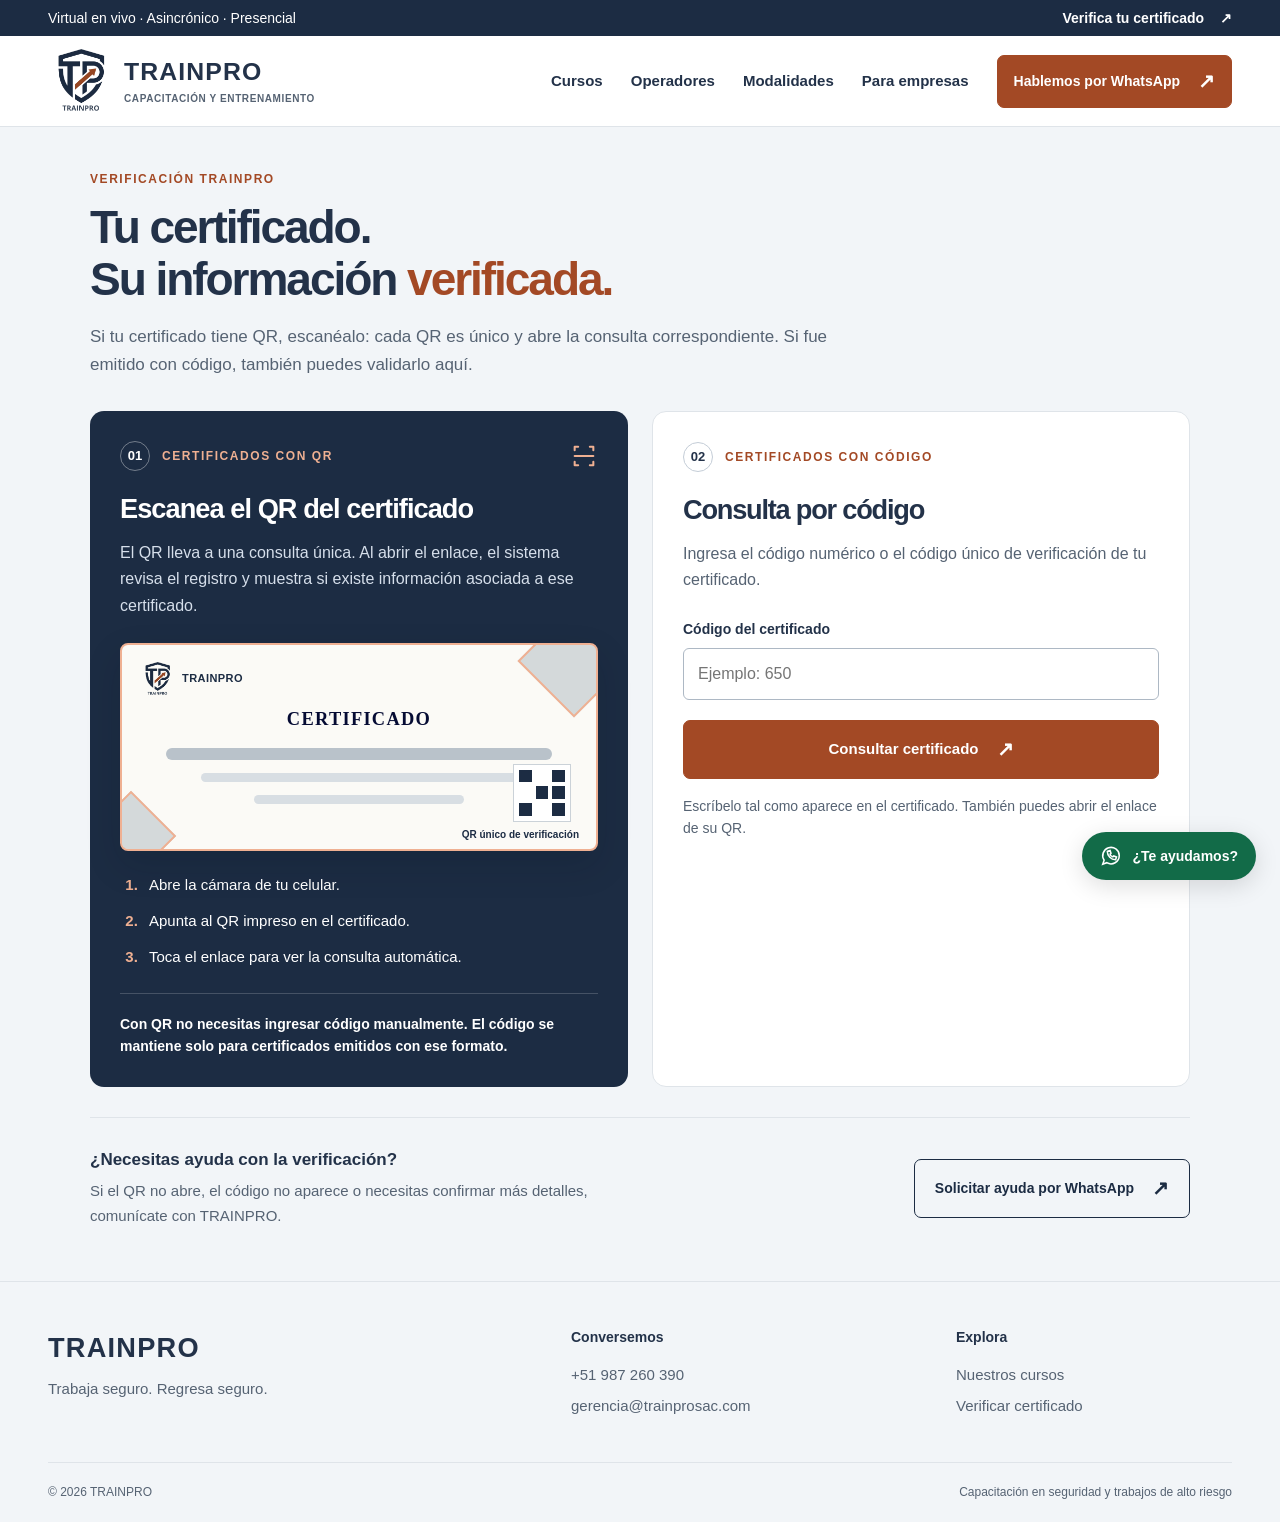
<file: verificar.html>
<!doctype html><html lang="es"><head><meta charset="utf-8"><meta name="viewport" content="width=device-width,initial-scale=1"><meta name="theme-color" content="#1d2d43"><title>Verificar certificado | TRAINPRO</title><meta name="description" content="Verifica tu certificado TRAINPRO. Escanea el QR de tu certificado o consulta mediante el código de los certificados emitidos con ese formato."><link rel="icon" href="assets/logo.png" type="image/png"><link rel="stylesheet" href="styles.css"><link rel="stylesheet" href="verificador-estilo.css"><script src="main.js" defer></script></head><body><a class="skip" href="#contenido">Saltar al contenido</a><div class="utility"><div class="container"><span>Virtual en vivo · Asincrónico · Presencial</span><a href="verificar.html">Verifica tu certificado <span aria-hidden="true">↗</span></a></div></div><header class="header"><div class="container nav-wrap"><a class="brand" href="index.html" aria-label="TRAINPRO, inicio"><img src="assets/logo.png" alt="" width="66" height="66"><span>TRAINPRO<small>CAPACITACIÓN Y ENTRENAMIENTO</small></span></a><button class="menu-toggle" aria-expanded="false" aria-controls="nav">Menú <span aria-hidden="true">☰</span></button><nav id="nav" aria-label="Principal"><a href="index.html#cursos">Cursos</a><a href="index.html#operadores">Operadores</a><a href="index.html#modalidades">Modalidades</a><a href="index.html#empresas">Para empresas</a><a class="button button-small" href="https://wa.me/51987260390?text=Hola%20TRAINPRO%2C%20quisiera%20informaci%C3%B3n%20y%20una%20cotizaci%C3%B3n%20sobre%20sus%20capacitaciones.">Hablemos por WhatsApp <span aria-hidden="true">↗</span></a></nav></div></header><main id="contenido" class="verification-main verification-dual"><div class="container verification-container"><div class="verification-intro"><p class="eyebrow">VERIFICACIÓN TRAINPRO</p><h1>Tu certificado.<br>Su información <em>verificada.</em></h1><p>Si tu certificado tiene QR, escanéalo: cada QR es único y abre la consulta correspondiente. Si fue emitido con código, también puedes validarlo aquí.</p></div><div class="verification-methods"><section class="qr-method" aria-labelledby="qr-title"><div class="method-heading"><span class="method-number">01</span><span class="eyebrow">CERTIFICADOS CON QR</span><svg class="scan-symbol" xmlns="http://www.w3.org/2000/svg" width="28" height="28" viewBox="0 0 24 24" fill="none" stroke="currentColor" stroke-width="1.75" stroke-linecap="round" stroke-linejoin="round" aria-hidden="true"><path d="M4 7V4h3M17 4h3v3M20 17v3h-3M7 20H4v-3M4 12h16"/></svg></div><h2 id="qr-title">Escanea el QR del certificado</h2><p>El QR lleva a una consulta única. Al abrir el enlace, el sistema revisa el registro y muestra si existe información asociada a ese certificado.</p><div class="certificate-mini" aria-label="Referencia visual del certificado con QR"><div class="mini-logo"><img src="assets/logo.png" alt=""><span>TRAINPRO</span></div><div class="mini-title">CERTIFICADO</div><div class="mini-line strong"></div><div class="mini-line"></div><div class="mini-line short"></div><div class="mini-qr" aria-hidden="true"><span></span><span></span><span></span><span></span><span></span><span></span><span></span><span></span><span></span></div><p>QR único de verificación</p></div><ol class="qr-steps"><li><span>Abre la cámara de tu celular.</span></li><li><span>Apunta al QR impreso en el certificado.</span></li><li><span>Toca el enlace para ver la consulta automática.</span></li></ol><div class="qr-note">Con QR no necesitas ingresar código manualmente. El código se mantiene solo para certificados emitidos con ese formato.</div></section><section class="verification-panel code-method" aria-labelledby="code-title"><div class="method-heading"><span class="method-number">02</span><span class="eyebrow">CERTIFICADOS CON CÓDIGO</span></div><h2 id="code-title">Consulta por código</h2><p class="method-description">Ingresa el código numérico o el código único de verificación de tu certificado.</p><form id="verify-form" onsubmit="event.preventDefault(); abrirResultadoCertificado();"><label for="inputCodigo">Código del certificado</label><input type="text" id="inputCodigo" placeholder="Ejemplo: 650" autocomplete="off" required maxlength="100" aria-describedby="code-hint"><button class="button btn-validar" type="submit" id="verify-button">Consultar certificado <span aria-hidden="true">↗</span></button></form><p class="small" id="code-hint">Escríbelo tal como aparece en el certificado. También puedes abrir el enlace de su QR.</p></section></div><div id="resultado-validacion" aria-live="polite" aria-atomic="true"></div><aside class="verification-support"><div><h2>¿Necesitas ayuda con la verificación?</h2><p>Si el QR no abre, el código no aparece o necesitas confirmar más detalles, comunícate con TRAINPRO.</p></div><a class="button button-outline" href="https://wa.me/51987260390?text=Hola%20TRAINPRO%2C%20necesito%20ayuda%20para%20verificar%20un%20certificado.">Solicitar ayuda por WhatsApp <span aria-hidden="true">↗</span></a></aside></div></main><script src="script.js?v=20260912" defer></script><footer><div class="container footer-grid"><div class="footer-brand">TRAINPRO<p>Trabaja seguro. Regresa seguro.</p></div><div><strong>Conversemos</strong><a href="https://wa.me/51987260390?text=Hola%20TRAINPRO%2C%20quisiera%20informaci%C3%B3n%20y%20una%20cotizaci%C3%B3n%20sobre%20sus%20capacitaciones.">+51 987 260 390</a><a href="mailto:gerencia@trainprosac.com">gerencia@trainprosac.com</a></div><div><strong>Explora</strong><a href="index.html#cursos">Nuestros cursos</a><a href="verificar.html">Verificar certificado</a></div></div><div class="container footer-bottom"><span>© 2026 TRAINPRO</span><span>Capacitación en seguridad y trabajos de alto riesgo</span></div></footer><a class="floating-wa" href="https://wa.me/51987260390?text=Hola%20TRAINPRO%2C%20quisiera%20informaci%C3%B3n%20y%20una%20cotizaci%C3%B3n%20sobre%20sus%20capacitaciones." aria-label="Consultar por WhatsApp"><svg viewBox="0 0 24 24" width="22" height="22" fill="none" stroke="currentColor" stroke-width="1.7" aria-hidden="true"><path d="M21 11.5a9 9 0 0 1-13.6 7.8L3 21l1.5-4.4A9 9 0 1 1 21 11.5Z"/><path d="M8 7c0 5 4 9 9 9l1-3-3-1-1 1c-2-1-3-2-3-3l1-1-1-3Z"/></svg><span>¿Te ayudamos?</span></a></body></html>
</file>
<file: styles.css>
:root{--navy:#1c2c43;--navy-deep:#132236;--copper:#a34925;--copper-hover:#853717;--ink:#233249;--muted:#566373;--line:#dfe4e9;--soft:#f2f5f8;--white:#fff;--radius:14px;font-family:Arial,Helvetica,sans-serif;color:var(--ink);background:#fff;font-size:16px;line-height:1.6}*{box-sizing:border-box}html{scroll-behavior:smooth;scroll-padding-top:100px}body{margin:0}a{color:inherit;text-decoration:none}button,input,select{font:inherit}button,a,input,select{-webkit-tap-highlight-color:transparent}a,button{touch-action:manipulation}button{cursor:pointer}img{max-width:100%;display:block}h1,h2,h3,p{margin:0}h1,h2,h3{line-height:1.13}h1,h2{letter-spacing:-.045em}h1{font-size:clamp(2.65rem,4.65vw,4.5rem);font-weight:800}h2{font-size:clamp(1.9rem,3vw,2.65rem)}h3{font-size:1.4rem;letter-spacing:-.025em}em{font-style:normal;color:var(--copper)}p{line-height:1.65}a:focus-visible,button:focus-visible,input:focus-visible,select:focus-visible{outline:3px solid #a34925;outline-offset:5px}.container{width:calc(100% - 96px);max-width:1248px;margin:auto}.utility{background:var(--navy);color:#fff;font-size:.875rem}.utility .container{min-height:36px;display:flex;justify-content:space-between;align-items:center;gap:16px}.utility a{font-weight:600}.utility a span{padding-left:12px}.header{background:rgba(255,255,255,.97);position:sticky;top:0;z-index:30;border-bottom:1px solid var(--line)}.nav-wrap{min-height:90px;display:flex;justify-content:space-between;gap:20px;align-items:center}.brand{display:flex;align-items:center;gap:12px;flex-shrink:0}.brand img{width:64px;height:64px;object-fit:contain}.brand>span{font-size:1.55rem;font-weight:900;letter-spacing:.045em;line-height:1.25}.brand small{display:block;font-size:.625rem;letter-spacing:.06em;font-weight:600;color:var(--muted);margin-top:5px}nav{display:flex;gap:28px;align-items:center}nav>a{font-size:.9375rem;font-weight:600}nav>a:not(.button):hover,.text-link:hover{color:var(--copper)}.button{display:inline-flex;align-items:center;justify-content:center;gap:18px;padding:14px 20px;min-height:48px;background:var(--copper);color:#fff;border:1px solid var(--copper);border-radius:7px;font-weight:700;font-size:.9375rem;line-height:1.45;transition:background .2s,transform .2s}.button:hover{background:var(--copper-hover);border-color:var(--copper-hover);transform:translateY(-1px)}.button span{font-size:1.25rem}.button-small{font-size:.875rem;padding:11px 16px}.button-outline{background:transparent;border-color:var(--navy);color:var(--navy)}.button-outline:hover{background:var(--navy);border-color:var(--navy);color:#fff}.button-light{background:#fff;color:var(--navy);border-color:#fff}.button-light:hover{background:#e9eef4;color:var(--navy);border-color:#e9eef4}.text-link{font-weight:700;font-size:.9375rem;display:inline-flex;align-items:center;gap:15px}.text-link span{font-size:1.2rem}.eyebrow{font-size:.75rem;font-weight:700;letter-spacing:.13em;text-transform:uppercase;line-height:1.5;color:var(--copper);margin-bottom:14px}.intro{display:grid;grid-template-columns:1.4fr 1fr;align-items:center;gap:8%;padding-top:44px;padding-bottom:40px}.intro-copy{padding-top:18px}.intro-copy>p:first-child{font-size:1.25rem;line-height:1.5;max-width:380px}.intro-copy .muted{margin:14px 0 18px;max-width:410px}.muted{color:var(--muted)}.featured{padding-bottom:60px}.section-top{display:flex;justify-content:space-between;align-items:end;gap:36px;margin-bottom:36px}.section-top>p{max-width:430px;color:var(--muted)}.section-top.compact{margin-bottom:20px;align-items:center}.compact h2{font-size:1.2rem;letter-spacing:-.02em}.section-note{font-size:.75rem;font-weight:700;letter-spacing:.12em;color:var(--muted)}.course-grid{display:grid;grid-template-columns:repeat(3,minmax(0,1fr));gap:24px}.course-card{border:1px solid var(--line);border-radius:var(--radius);overflow:hidden;background:white;transition:box-shadow .25s,transform .25s}.course-card:hover{box-shadow:0 14px 34px #18294112;transform:translateY(-4px)}.course-photo{position:relative;display:block;overflow:hidden;aspect-ratio:1.72;background:var(--navy)}.course-photo img{width:100%;height:100%;object-fit:cover;object-position:center 39%;transition:transform .5s}.course-photo:hover img{transform:scale(1.045)}.photo-label{position:absolute;top:16px;left:16px;border-radius:5px;background:#fffefb;color:var(--navy);padding:5px 9px;font-size:.75rem;letter-spacing:.1em;font-weight:700}.photo-arrow{position:absolute;right:15px;bottom:15px;border-radius:50%;background:#fff;color:var(--navy);width:35px;height:35px;display:grid;place-items:center;font-size:1.25rem}.course-body{padding:25px 25px 23px}.course-body .eyebrow{font-size:.6875rem;margin-bottom:8px}.course-body h3{font-size:1.6rem;margin-bottom:12px}.course-body>p:not(.eyebrow){color:var(--muted);min-height:53px;font-size:1rem}.card-actions{display:grid;gap:15px;margin-top:22px}.card-actions .button{justify-content:space-between}.card-actions>.text-link{justify-content:center;font-size:.875rem}.image-note{font-size:.75rem;color:#626f7b;margin-top:12px;text-align:right}.modalities{background:var(--soft);padding:70px 0}.modality-grid{display:grid;grid-template-columns:repeat(3,minmax(0,1fr));gap:42px}.modality{border-top:1px solid #c9d2db;padding-top:24px;display:flex;flex-direction:column;align-items:start}.number{font-size:.875rem;color:var(--copper);font-weight:700;margin-bottom:18px}.modality h3{font-size:1.6rem}.modality>p{color:var(--muted);margin:18px 0 25px}.modality .text-link{margin-top:auto}.more-courses{padding-top:78px;padding-bottom:72px}.program{display:grid;grid-template-columns:44px 1fr 190px;align-items:center;gap:20px;padding:29px 0;border-top:1px solid var(--line)}.program:last-child{border-bottom:1px solid var(--line)}.program:hover h3{color:var(--copper)}.program-index{color:var(--muted);font-size:.875rem;align-self:start;margin-top:2px}.program .eyebrow{display:block;font-size:.6875rem;margin-bottom:7px}.program h3{font-size:1.55rem;margin-bottom:9px}.program p{color:var(--muted);font-size:.9375rem}.program-more{font-size:.875rem;font-weight:700;display:flex;justify-content:end;gap:16px}.business{border-radius:18px;background:var(--navy);color:white;display:grid;grid-template-columns:1.6fr 1fr;gap:70px;padding:52px}.business .eyebrow{color:#efb092}.business h2{font-size:2.6rem}.business p{color:#d6dfeb;margin:23px 0 28px;max-width:575px}.business-aside{border-left:1px solid #ffffff2e;padding-left:48px;align-self:center;display:grid;grid-template-columns:30px 1fr;gap:24px 20px;align-items:center}.business-aside span{color:#efb092;font-size:.875rem;font-weight:700}.business-aside p{margin:0;color:#fff;font-size:1.125rem}.verify-band{padding-top:76px;padding-bottom:76px;display:flex;justify-content:space-between;align-items:center;gap:30px}.verify-band h2{font-size:2rem}footer{background:var(--soft);border-top:1px solid var(--line)}.footer-grid{display:grid;grid-template-columns:1.4fr 1fr .8fr;gap:40px;padding:44px 0}.footer-brand{font-size:1.7rem;letter-spacing:.045em;font-weight:900}.footer-brand p{font-size:.9375rem;letter-spacing:0;font-weight:400;color:var(--muted);margin-top:8px}.footer-grid strong{display:block;font-size:.875rem;margin-bottom:15px}.footer-grid>div>a{display:block;font-size:.9375rem;color:var(--muted);margin-top:7px;overflow-wrap:anywhere}.footer-grid a:hover{color:var(--copper)}.footer-bottom{border-top:1px solid var(--line);display:flex;justify-content:space-between;gap:18px;padding:20px 0;font-size:.75rem;color:var(--muted)}.floating-wa{position:fixed;right:24px;bottom:20px;z-index:40;display:flex;gap:10px;align-items:center;padding:13px 18px;background:#126b48;color:white;border-radius:50px;box-shadow:0 6px 24px #0002;font-size:.875rem;font-weight:700}.floating-wa:hover{background:#0a5638}.menu-toggle{display:none}.skip{position:fixed;top:-100px;left:10px;z-index:100;padding:12px;background:#fff;border:2px solid var(--navy)}.skip:focus{top:10px}.breadcrumb{display:flex;gap:12px;flex-wrap:wrap;font-size:.875rem;color:var(--muted);padding-top:27px}.breadcrumb a{color:var(--copper)}.detail-hero{display:grid;grid-template-columns:1.2fr 1fr;gap:70px;padding-top:35px;padding-bottom:60px;align-items:center}.detail-hero h1{font-size:clamp(2.7rem,4.3vw,4rem);max-width:650px}.detail-hero .lead{margin:24px 0;color:var(--muted)}.lead{font-size:1.125rem}.detail-tags{display:flex;gap:8px;flex-wrap:wrap;margin:0 0 24px}.detail-tags span{background:var(--soft);padding:6px 10px;font-size:.875rem;border-radius:4px}.detail-image{margin:0;position:relative}.detail-image img{height:370px;width:100%;object-fit:cover;border-radius:14px;object-position:center 40%}.detail-image figcaption{position:absolute;bottom:12px;right:12px;color:#fff;background:#152439df;padding:4px 8px;border-radius:4px;font-size:.75rem}.program-cover{min-height:340px;background:var(--navy);padding:32px;border-radius:14px;color:#fff;display:flex;flex-direction:column;justify-content:space-between;overflow:hidden;border-bottom:7px solid var(--copper)}.program-cover>span{font-size:.75rem;letter-spacing:.12em}.program-cover strong{font-size:clamp(2rem,4vw,3.8rem);letter-spacing:-.045em;overflow-wrap:anywhere}.program-cover>div>span{font-size:.875rem;color:#efb092}.program-cover p{font-size:1rem;margin-top:10px;color:#d6dfeb}.detail-layout{display:grid;grid-template-columns:minmax(0,1.8fr) minmax(280px,1fr);gap:60px;padding-bottom:55px;align-items:start}.detail-layout h2{font-size:2rem;margin-bottom:20px}.syllabus-row{display:grid;grid-template-columns:25px minmax(0,1fr) auto;gap:18px;padding:23px 0;border-bottom:1px solid var(--line)}.syllabus-row>span:first-child{color:var(--copper);font-size:.875rem;font-weight:700}.syllabus-row h3{font-size:1rem;font-weight:600;line-height:1.55;letter-spacing:0}.syllabus-row .hours{font-size:.75rem;color:var(--muted);white-space:nowrap}.course-inquiry{background:var(--soft);padding:28px;border-radius:12px;border:1px solid var(--line);position:sticky;top:115px}.course-inquiry h2{font-size:1.6rem}.course-inquiry>p:not(.eyebrow){color:var(--muted)}label{display:block;font-weight:700;font-size:.875rem;margin:22px 0 8px}input,select{width:100%;min-height:50px;border:1px solid #adb8c4;border-radius:6px;background:white;color:var(--ink);padding:12px 14px;min-width:0}.course-inquiry .button{display:flex;margin-top:18px}.small{font-size:.875rem;color:var(--muted);line-height:1.6;margin:16px 0}.course-inquiry>.text-link{font-size:.875rem}.topics{margin:25px 0}.topics>div{display:flex;gap:20px;align-items:center;padding:22px 0;border-bottom:1px solid var(--line)}.topics span{font-size:.875rem;color:var(--copper)}.topics h3{font-size:1.125rem;font-weight:600;line-height:1.45}.topics+p{color:var(--muted);margin-bottom:15px}.back-courses{padding:0 0 65px}.verification-main{background:var(--soft);padding:65px 0 90px;min-height:65vh}.verification-layout{display:grid;grid-template-columns:1fr 1fr;gap:100px;align-items:start;max-width:1100px}.verification-copy h1{font-size:3.8rem}.verification-copy>p:not(.eyebrow){max-width:390px;color:var(--muted);margin-top:22px}.code-help{border-top:1px solid #ced6df;padding-top:25px;margin-top:35px;max-width:390px}.code-help strong{font-size:1rem}.code-help p{font-size:.9375rem;color:var(--muted);margin:10px 0}.verification-panel{background:white;padding:35px;border:1px solid var(--line);border-radius:14px;box-shadow:0 10px 40px #1d2d4305}.verification-panel h2{font-size:1.7rem}.verification-panel button{width:100%;margin-top:20px}.verification-panel button:disabled{opacity:.65;cursor:wait}.result{border-top:1px solid var(--line);margin-top:25px;padding-top:25px;overflow-wrap:anywhere}.status{display:inline-flex;align-items:center;gap:8px;padding:6px 10px;border-radius:5px;background:#e7f4eb;color:#175b35;font-weight:700;font-size:.9375rem}.status.expired{background:#fff0e3;color:#883907}.status.unknown{background:#edf0f4;color:#425168}.result dl{margin:22px 0}.result dt{color:var(--muted);font-size:.75rem;text-transform:uppercase;letter-spacing:.06em;margin-top:18px}.result dd{margin:4px 0 0;font-size:1rem;font-weight:700}.result .result-note{font-size:.875rem;color:var(--muted);margin-top:16px}.result-error{padding:18px;background:#fff1eb;border-radius:7px;margin-top:20px;color:#873715;font-size:.9375rem}.loading{color:var(--muted);margin-top:20px;font-size:.9375rem}@media(min-width:1500px){.intro{padding-top:56px;padding-bottom:48px}.course-photo{aspect-ratio:1.6}}@media(max-width:1100px){.container{width:calc(100% - 56px)}nav{gap:17px}.brand>span{font-size:1.3rem}.brand small{font-size:.56rem}.brand img{width:53px;height:53px}.button-small{font-size:.8rem;padding:10px}.course-body{padding:20px}.course-body h3{font-size:1.4rem}.intro{gap:5%}.business{padding:38px;gap:35px}.business h2{font-size:2.25rem}.detail-hero{gap:35px}.detail-layout{gap:35px}.verification-layout{gap:45px}.syllabus-row{grid-template-columns:23px 1fr}.syllabus-row .hours{grid-column:2}}@media(max-width:850px){.nav-wrap{min-height:78px;flex-wrap:wrap}.menu-toggle{display:flex;align-items:center;gap:12px;background:white;border:1px solid var(--line);padding:9px 12px;border-radius:6px;font-size:.875rem;color:var(--navy)}nav{display:none;width:100%;flex-direction:column;align-items:stretch;padding-bottom:20px;gap:0}nav.open{display:flex}nav>a{padding:12px 0}nav>.button{margin-top:10px}.brand>span{font-size:1.4rem}.brand small{font-size:.625rem}.intro{grid-template-columns:1fr 1fr;gap:25px}.intro h1{font-size:2.9rem}.intro-copy>p:first-child{font-size:1.0625rem}.intro-copy .muted{font-size:.9375rem}.course-grid{gap:14px}.course-body{padding:18px 14px}.course-body h3{font-size:1.2rem;min-height:44px}.course-body>p:not(.eyebrow){font-size:.9375rem;min-height:80px}.course-body .eyebrow{font-size:.625rem}.card-actions .button{font-size:.8rem;padding:12px 10px;gap:5px}.section-note{display:none}.modality-grid{gap:24px}.modality h3{font-size:1.35rem}.section-top{align-items:start}.program{grid-template-columns:30px 1fr}.program-more{grid-column:2;justify-content:start}.business{grid-template-columns:1fr}.business-aside{border-left:0;border-top:1px solid #ffffff2e;padding:26px 0 0;gap:14px}.verify-band h2{font-size:1.7rem}.detail-layout{grid-template-columns:1fr 320px;gap:25px}.detail-hero h1{font-size:2.5rem}.detail-image img{height:330px}.detail-hero{gap:30px}.course-inquiry{padding:20px}.verification-copy h1{font-size:3rem}.verification-panel{padding:24px}.verification-layout{gap:30px}.footer-grid{gap:25px;grid-template-columns:1fr 1fr}.footer-grid>div:last-child{grid-column:2}}
@media(max-width:620px){.container{width:calc(100% - 36px)}.utility{font-size:.6875rem}.utility .container{justify-content:center;min-height:31px}.utility .container>span{display:none}.utility .container>a{font-size:.8125rem}.nav-wrap{min-height:73px}.brand img{width:50px;height:50px}.brand{gap:7px}.brand>span{font-size:1.25rem}.brand small{font-size:.54rem}.intro{grid-template-columns:1fr;padding-top:29px;padding-bottom:28px;gap:17px}.intro .eyebrow{font-size:.6875rem;margin-bottom:10px}.intro h1{font-size:clamp(2.35rem,9.7vw,3.6rem);line-height:1.08}.intro-copy{padding:0}.intro-copy>p:first-child{font-size:1.0625rem;max-width:none}.intro-copy .muted{margin:9px 0 11px;max-width:none;font-size:.9375rem}.intro-copy .text-link{font-size:.875rem}.compact h2{font-size:1rem;letter-spacing:-.015em}.section-top.compact{margin-bottom:15px}.course-grid{grid-template-columns:1fr;gap:24px}.course-photo{aspect-ratio:1.85}.course-body{padding:23px}.course-body .eyebrow{font-size:.6875rem}.course-body h3{font-size:1.65rem;min-height:0}.course-body>p:not(.eyebrow){min-height:0;font-size:1rem}.card-actions{margin-top:20px;grid-template-columns:1fr;gap:16px}.card-actions .button{font-size:.9375rem;padding:14px 17px}.featured{padding-bottom:38px}.image-note{font-size:.75rem;text-align:left}.modalities{padding:44px 0}.section-top{flex-direction:column;gap:18px;margin-bottom:27px}.section-top h2{font-size:2rem}.section-top>p{font-size:1rem}.section-top.compact{gap:0}.modality-grid{grid-template-columns:1fr;gap:30px}.modality{padding-top:20px}.modality h3{font-size:1.5rem}.number{margin-bottom:12px}.modality p{margin:12px 0 17px}.more-courses{padding:45px 0}.program{padding:25px 0;gap:10px 12px}.program h3{font-size:1.3rem}.program p{font-size:.9375rem}.program-more{margin-top:4px}.business{padding:30px 24px;gap:27px;border-radius:12px}.business h2{font-size:2rem}.business p{font-size:1rem;margin:19px 0 23px}.business .button{font-size:.875rem;padding:13px;gap:8px;width:100%;text-align:left}.business-aside{gap:12px 10px}.business-aside p{margin:0;font-size:1rem}.verify-band{padding:43px 0;align-items:start;flex-direction:column;gap:23px}.verify-band h2{font-size:1.65rem}.verify-band h2 br{display:none}.footer-grid{grid-template-columns:1fr;gap:28px;padding:33px 0}.footer-grid>div:last-child{grid-column:auto}.footer-bottom{flex-direction:column;gap:5px;padding-bottom:85px}.floating-wa{right:15px;bottom:15px;padding:14px}.floating-wa>span{display:none}.breadcrumb{padding-top:20px;font-size:.8125rem;gap:8px}.detail-hero{grid-template-columns:1fr;padding-top:26px;padding-bottom:34px;gap:26px}.detail-hero h1{font-size:2.6rem}.detail-hero .lead{font-size:1rem;margin:20px 0}.detail-hero .button{font-size:.875rem;width:100%;gap:12px}.detail-image img{height:260px}.detail-tags{margin-bottom:20px}.detail-tags span{font-size:.8125rem}.detail-layout{grid-template-columns:1fr;gap:32px;padding-bottom:35px}.detail-layout h2{font-size:1.8rem}.course-inquiry{position:static;padding:25px}.syllabus-row{gap:12px}.syllabus-row h3{font-size:.9375rem}.program-cover{min-height:250px;padding:26px}.program-cover strong{font-size:2.7rem}.back-courses{padding-bottom:40px}.verification-main{padding:30px 0 45px}.verification-layout{grid-template-columns:1fr;gap:28px}.verification-copy h1{font-size:2.65rem}.verification-copy h1 br{display:none}.verification-copy h1 br:after{content:' '}.verification-copy>p:not(.eyebrow){margin-top:16px}.code-help{margin-top:20px;padding-top:20px}.verification-panel{padding:24px}.verification-panel .button{font-size:.875rem;padding:14px 10px}.desktop{display:none}}
@media(prefers-reduced-motion:reduce){html{scroll-behavior:auto}*,*:before,*:after{animation:none!important;transition:none!important}.course-card:hover,.button:hover{transform:none}}
/* Operator courses and confirmed asynchronous course conditions. */
.course-format{display:flex;flex-wrap:wrap;gap:5px 9px;margin-top:16px;padding-top:13px;border-top:1px solid var(--line);font-size:.8125rem;line-height:1.5;color:var(--muted)}.course-format span:first-child{color:var(--copper);font-weight:700}.async-details{background:var(--soft);border:1px solid var(--line);border-radius:12px;padding:27px;margin-bottom:42px}.async-details h2{font-size:1.8rem}.async-facts{display:grid;grid-template-columns:1fr;gap:0;margin:20px 0}.async-facts>div{display:grid;grid-template-columns:155px 1fr;gap:15px;padding:15px 0;border-bottom:1px solid var(--line)}.async-facts>div:last-child{border-bottom:0}.async-facts strong{font-size:1rem;line-height:1.5}.async-facts span,.async-details>p:last-child{color:var(--muted);font-size:.9375rem}.operators{background:var(--navy);padding:62px 0 65px;color:white}.operators .section-top>.eyebrow,.operators .section-top .eyebrow{color:#efb092}.operators .section-top>p{color:#d6dfeb;max-width:380px}.operator-grid{display:grid;grid-template-columns:repeat(2,minmax(0,1fr));gap:24px}.operator-card{border-radius:12px;overflow:hidden;background:#fff;color:var(--navy)}.operator-heading{padding:30px 30px 24px;border-bottom:1px solid var(--line);position:relative;background:#f2f5f8}.operator-heading .eyebrow{display:block;font-size:.75rem;color:var(--muted);max-width:90%;margin-bottom:17px}.operator-heading h3{font-size:3.5rem;letter-spacing:-.04em;font-weight:800}.operator-kind{display:block;font-size:.75rem;letter-spacing:.12em;color:var(--copper);font-weight:700;margin-top:17px}.operator-body{padding:25px 30px 28px}.operator-body>p{font-size:1rem;color:var(--muted)}.operator-body .card-actions{grid-template-columns:1fr auto;align-items:center;gap:25px}.operator-body .card-actions .button{justify-content:center}.operator-cover{background:var(--navy-deep)}
@media(min-width:851px) and (max-width:1100px){nav{gap:12px}nav>a{font-size:.8125rem}.nav-wrap{gap:10px}.brand>span{font-size:1.15rem}.brand img{width:46px;height:46px}nav>.button-small{font-size:.75rem;padding:10px}}
@media(max-width:850px){.operator-body .card-actions{grid-template-columns:1fr;gap:16px}.operator-heading h3{font-size:3rem}.operator-heading,.operator-body{padding:25px}.async-details{padding:22px}.async-facts>div{grid-template-columns:1fr;gap:5px}}
@media(max-width:620px){.operators{padding:42px 0}.operator-grid{grid-template-columns:1fr;gap:24px}.operator-heading h3{font-size:3rem}.operator-heading .eyebrow{font-size:.6875rem}.async-details{padding:22px}.async-details h2{font-size:1.65rem}.async-facts{margin:15px 0}.async-details .eyebrow{font-size:.6875rem}.course-format{font-size:.8125rem}.operator-body .card-actions .button{justify-content:space-between}}
.operator-with-image{display:grid;grid-template-columns:1fr 180px;gap:18px;align-items:center}.operator-with-image>img{width:180px;height:170px;object-fit:contain;border-radius:8px}.operator-with-image .eyebrow{max-width:none}.operator-with-image h3{font-size:2.7rem}.operator-with-image .operator-kind{font-size:.8125rem;letter-spacing:.04em;line-height:1.5}.equipment-type{font-size:1rem;font-weight:700;color:var(--muted);margin-top:18px}.operator-reference{margin:0;padding:30px;background:var(--soft);border:1px solid var(--line);border-radius:14px;display:grid;justify-items:center;gap:20px}.operator-reference>img{width:350px;max-width:100%;height:auto;border-radius:12px}.operator-reference figcaption{font-size:.8125rem;color:var(--muted);text-align:center;max-width:340px}.operator-paths{margin-bottom:40px}.operator-paths article{padding:22px;background:var(--soft);border-left:3px solid var(--copper);border-radius:0 8px 8px 0;margin-top:18px}.operator-paths h3{font-size:1.15rem;margin-bottom:10px}.operator-paths article p{font-size:1rem;color:var(--muted)}
@media(min-width:621px) and (max-width:1000px){.operator-with-image{grid-template-columns:1fr;gap:20px}.operator-with-image>img{width:100%;height:170px;object-fit:contain}}
@media(max-width:620px){.operator-with-image{grid-template-columns:1fr 120px;gap:12px;padding:23px}.operator-with-image>img{width:120px;height:125px}.operator-with-image h3{font-size:2.2rem}.operator-with-image .eyebrow{font-size:.625rem;letter-spacing:.07em}.operator-with-image .operator-kind{font-size:.75rem}.operator-reference{padding:22px}.operator-paths article{padding:20px}.operator-paths h3{font-size:1.1rem}}
@media(max-width:360px){.operator-with-image{grid-template-columns:1fr}.operator-with-image>img{width:150px;height:145px;justify-self:center}}
/* QR guidance remains independent of legacy certificate-code lookup. */
.verification-dual{min-height:0;padding:43px 0 52px}.verification-container{max-width:1100px}.verification-intro{margin-bottom:32px;max-width:750px}.verification-intro h1{font-size:clamp(2.2rem,3.6vw,3.45rem);line-height:1.12}.verification-intro>p:last-child{font-size:1.0625rem;color:var(--muted);margin-top:18px}.verification-methods{display:grid;grid-template-columns:1fr 1fr;gap:24px;align-items:stretch}.qr-method{padding:30px;background:var(--navy);color:#fff;border-radius:14px}.method-heading{display:flex;gap:12px;align-items:center;margin-bottom:23px}.method-heading .eyebrow{margin:0;font-size:.75rem}.method-number{display:grid;place-items:center;width:30px;height:30px;border:1px solid #c4cdd7;border-radius:50%;font-size:.8125rem;font-weight:700;flex-shrink:0}.qr-method .method-number{border-color:#ffffff60;color:#fff}.qr-method .eyebrow{color:#efb092}.scan-symbol{margin-left:auto;flex-shrink:0;color:#efb092}.qr-method h2{font-size:1.7rem;letter-spacing:-.035em}.qr-method>p{color:#d6dfeb;margin-top:15px;font-size:1rem}.qr-steps{padding-left:22px;margin:22px 0 0;display:grid;gap:12px;font-size:.9375rem}.qr-steps li{padding-left:7px}.qr-steps li::marker{color:#efb092;font-weight:700}.qr-note{margin-top:24px;padding-top:19px;border-top:1px solid #ffffff2e;font-size:.875rem;color:#fff;font-weight:600}.code-method{padding:30px;box-shadow:none}.method-description{color:var(--muted);font-size:1rem;margin-top:15px}.code-method h2{font-size:1.7rem}.code-method label{margin-top:24px}.code-method .small{margin-bottom:0}.verification-support{display:flex;justify-content:space-between;align-items:center;gap:25px;padding-top:30px;margin-top:30px;border-top:1px solid var(--line)}.verification-support h2{font-size:1.0625rem;letter-spacing:0;line-height:1.4}.verification-support p{font-size:.9375rem;color:var(--muted);margin-top:7px;max-width:570px}.verification-support .button{font-size:.875rem;flex-shrink:0}.verification-dual .result{padding:30px;background:#fff;border:1px solid var(--line);border-radius:14px;margin-top:28px}.result-heading{display:flex;justify-content:space-between;align-items:center;gap:20px;padding-bottom:23px;border-bottom:1px solid var(--line)}.result-brand{display:flex;align-items:center;gap:15px}.result-brand img{width:48px;height:48px;object-fit:contain}.result-brand .eyebrow{font-size:.6875rem;margin-bottom:7px}.result-brand h2{font-size:1.45rem}.result-heading .status{font-size:.875rem;line-height:1.4;text-align:center;flex-shrink:0}.verification-dual .result dl{display:grid;grid-template-columns:1fr 1fr;gap:23px 35px;margin:24px 0}.verification-dual .result dt{margin-top:0}.verification-dual .result dd{font-size:1.125rem;line-height:1.5}.verification-dual .result .card-actions{display:flex;flex-wrap:wrap;align-items:center;gap:22px;padding-top:22px;border-top:1px solid var(--line)}.verification-dual .result .result-note{margin-bottom:22px}.verification-dual .result-error{background:#fff;border:1px solid #d9b0a0;font-size:1rem;padding:23px}.verification-dual .loading{background:#fff;border:1px solid var(--line);padding:23px;border-radius:8px}.verification-dual .qr-method,.verification-dual .code-method{min-width:0}
@media(max-width:850px){.verification-support{flex-direction:column;align-items:start}.qr-method,.code-method{padding:25px}.result-heading{align-items:start;flex-direction:column}.verification-dual .result{padding:25px}}
@media(max-width:620px){.verification-dual{padding:28px 0 38px}.verification-intro{margin-bottom:24px}.verification-intro h1{font-size:2.3rem}.verification-intro>p:last-child{font-size:1rem;margin-top:15px}.verification-methods{grid-template-columns:1fr;gap:22px}.qr-method,.code-method{padding:24px}.qr-method h2,.code-method h2{font-size:1.5rem}.qr-steps{gap:10px;margin-top:18px}.method-heading{margin-bottom:19px}.method-heading .eyebrow{font-size:.6875rem}.qr-note{margin-top:20px;padding-top:17px}.verification-support{margin-top:24px;padding-top:24px;gap:19px}.verification-support .button{width:100%;flex-shrink:1;font-size:.8125rem}.verification-dual .result{padding:23px}.verification-dual .result dl{grid-template-columns:1fr;gap:21px}.result-brand{gap:12px}.result-brand h2{font-size:1.25rem;line-height:1.3}.result-brand img{width:43px;height:43px}.verification-dual .result .card-actions{display:grid;gap:17px}.verification-dual .result dd{font-size:1rem}}
.certificate-mini{position:relative;margin:24px 0 8px;padding:17px 18px 45px;min-height:188px;background:#fbfaf6;color:var(--navy);border:2px solid #efb092;border-radius:8px;box-shadow:0 14px 35px #07132228;overflow:hidden}.certificate-mini:before,.certificate-mini:after{content:"";position:absolute;background:#9aa7af66;transform:rotate(45deg);border:2px solid #efb092}.certificate-mini:before{width:76px;height:76px;right:-18px;top:-24px}.certificate-mini:after{width:60px;height:60px;left:-23px;bottom:-19px}.mini-logo{display:flex;align-items:center;gap:8px;font-size:.6875rem;font-weight:800;letter-spacing:.04em}.mini-logo img{width:34px;height:34px;object-fit:contain}.mini-title{margin-top:9px;text-align:center;font-family:Georgia,serif;font-size:1.15rem;font-weight:800;letter-spacing:.07em;color:#050b33}.mini-line{height:9px;background:#d8dee3;border-radius:999px;margin:13px auto 0;max-width:72%}.mini-line.strong{height:12px;max-width:88%;background:#b9c2ca}.mini-line.short{max-width:48%}.mini-qr{position:absolute;right:25px;bottom:27px;width:58px;height:58px;background:#fff;display:grid;grid-template-columns:repeat(3,1fr);gap:4px;padding:5px;border:1px solid #cbd2d8}.mini-qr span{background:var(--navy)}.mini-qr span:nth-child(2),.mini-qr span:nth-child(4),.mini-qr span:nth-child(8){background:#fff}.certificate-mini>p{position:absolute;right:17px;bottom:9px;color:var(--navy);font-size:.625rem;font-weight:800;line-height:1;text-align:center}.qr-method .certificate-mini+p{margin-top:0}
@media(max-width:620px){.certificate-mini{min-height:168px;padding:15px 15px 40px}.mini-title{font-size:1rem}.mini-qr{width:52px;height:52px;right:18px;bottom:25px}.certificate-mini>p{right:12px;font-size:.57rem}.mini-line{max-width:66%}.mini-line.strong{max-width:82%}}
</file>
<file: verificador-estilo.css>
:root{--texto-secundario:#566373;--color-exito:#167044;--color-acento:#a34925;--color-acento-hover:#a34925;--borde-suave:#dfe4e9}
#resultado-validacion{margin-top:28px;overflow-wrap:anywhere}
.resultado-tarjeta{background:#fff;border:1px solid var(--line);border-top:4px solid var(--copper);border-radius:14px;padding:30px;color:var(--ink)}
.resultado-tarjeta>p{line-height:1.55}
.resultado-tarjeta a{display:inline-block}
.resultado-tarjeta h3{line-height:1.4}
.verification-panel #inputCodigo{width:100%}
@media(max-width:620px){.resultado-tarjeta{padding:22px}.resultado-tarjeta a{max-width:100%}}
</file>
